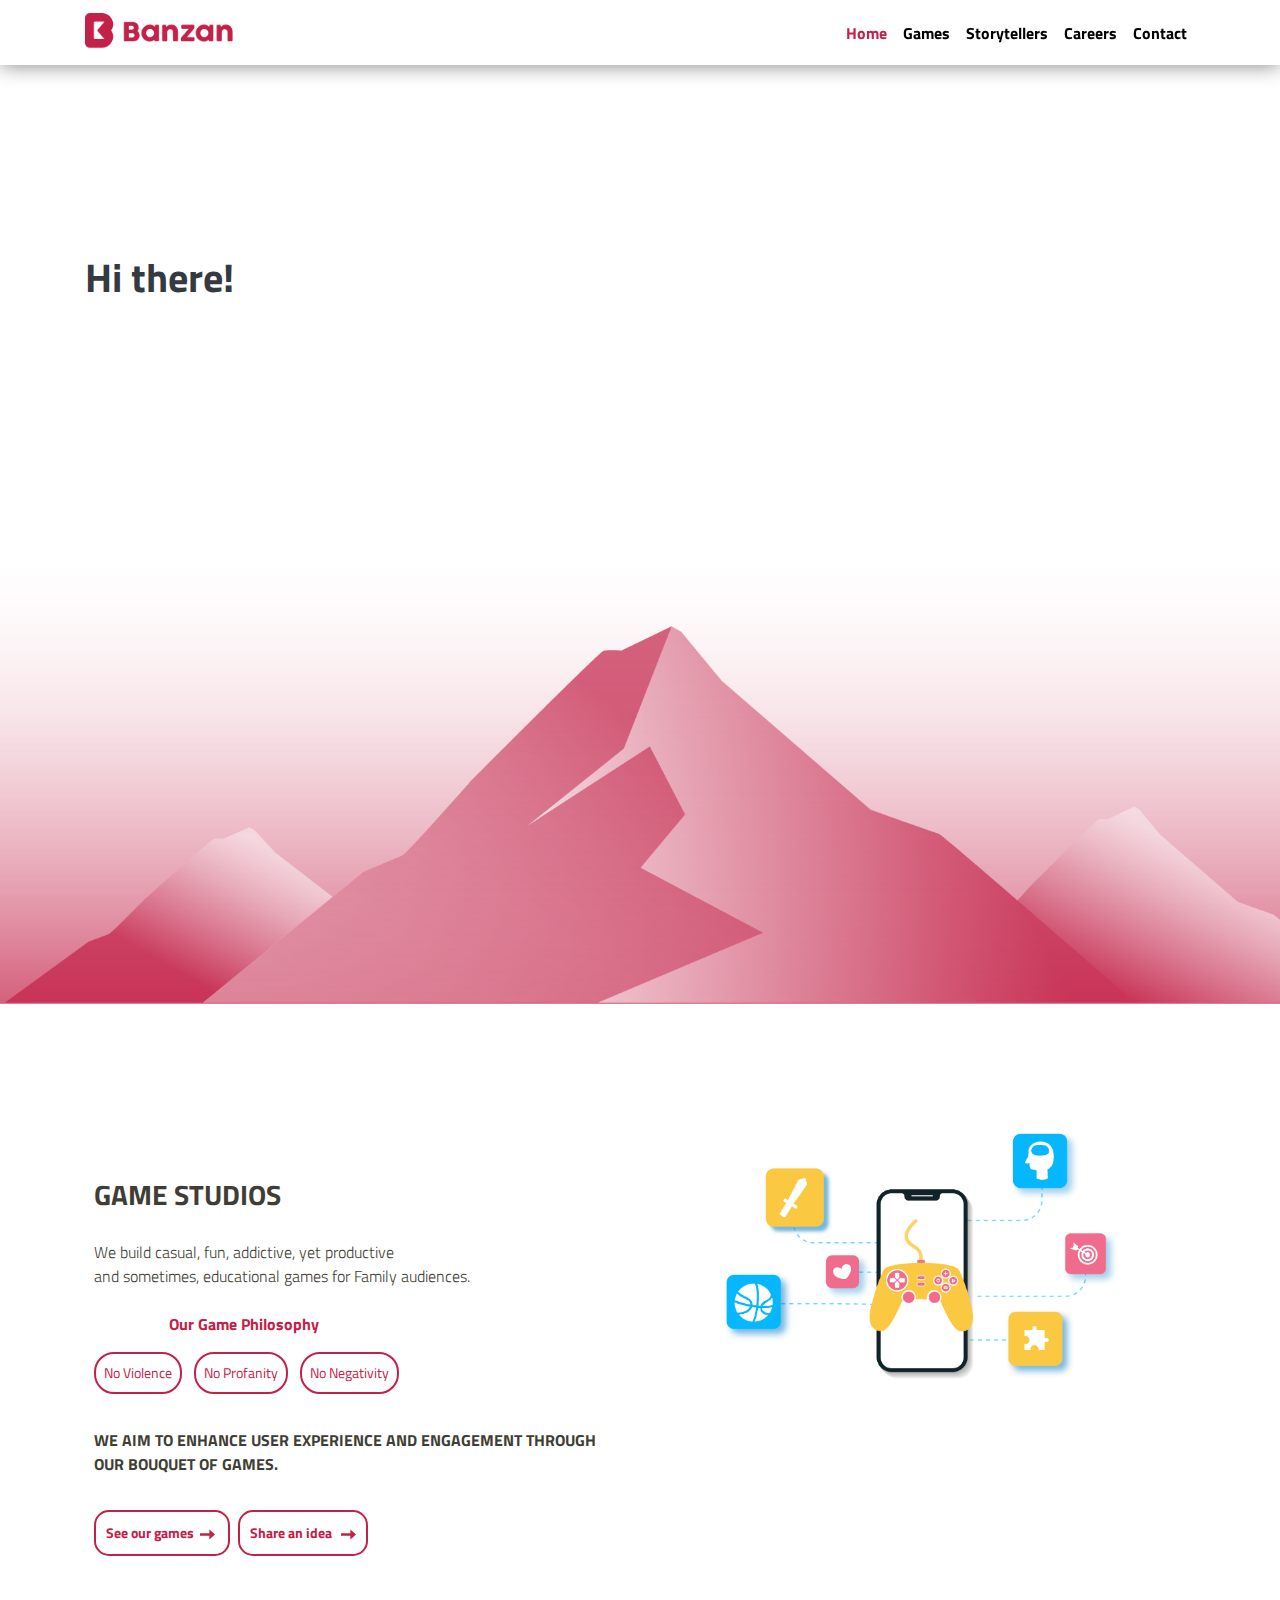
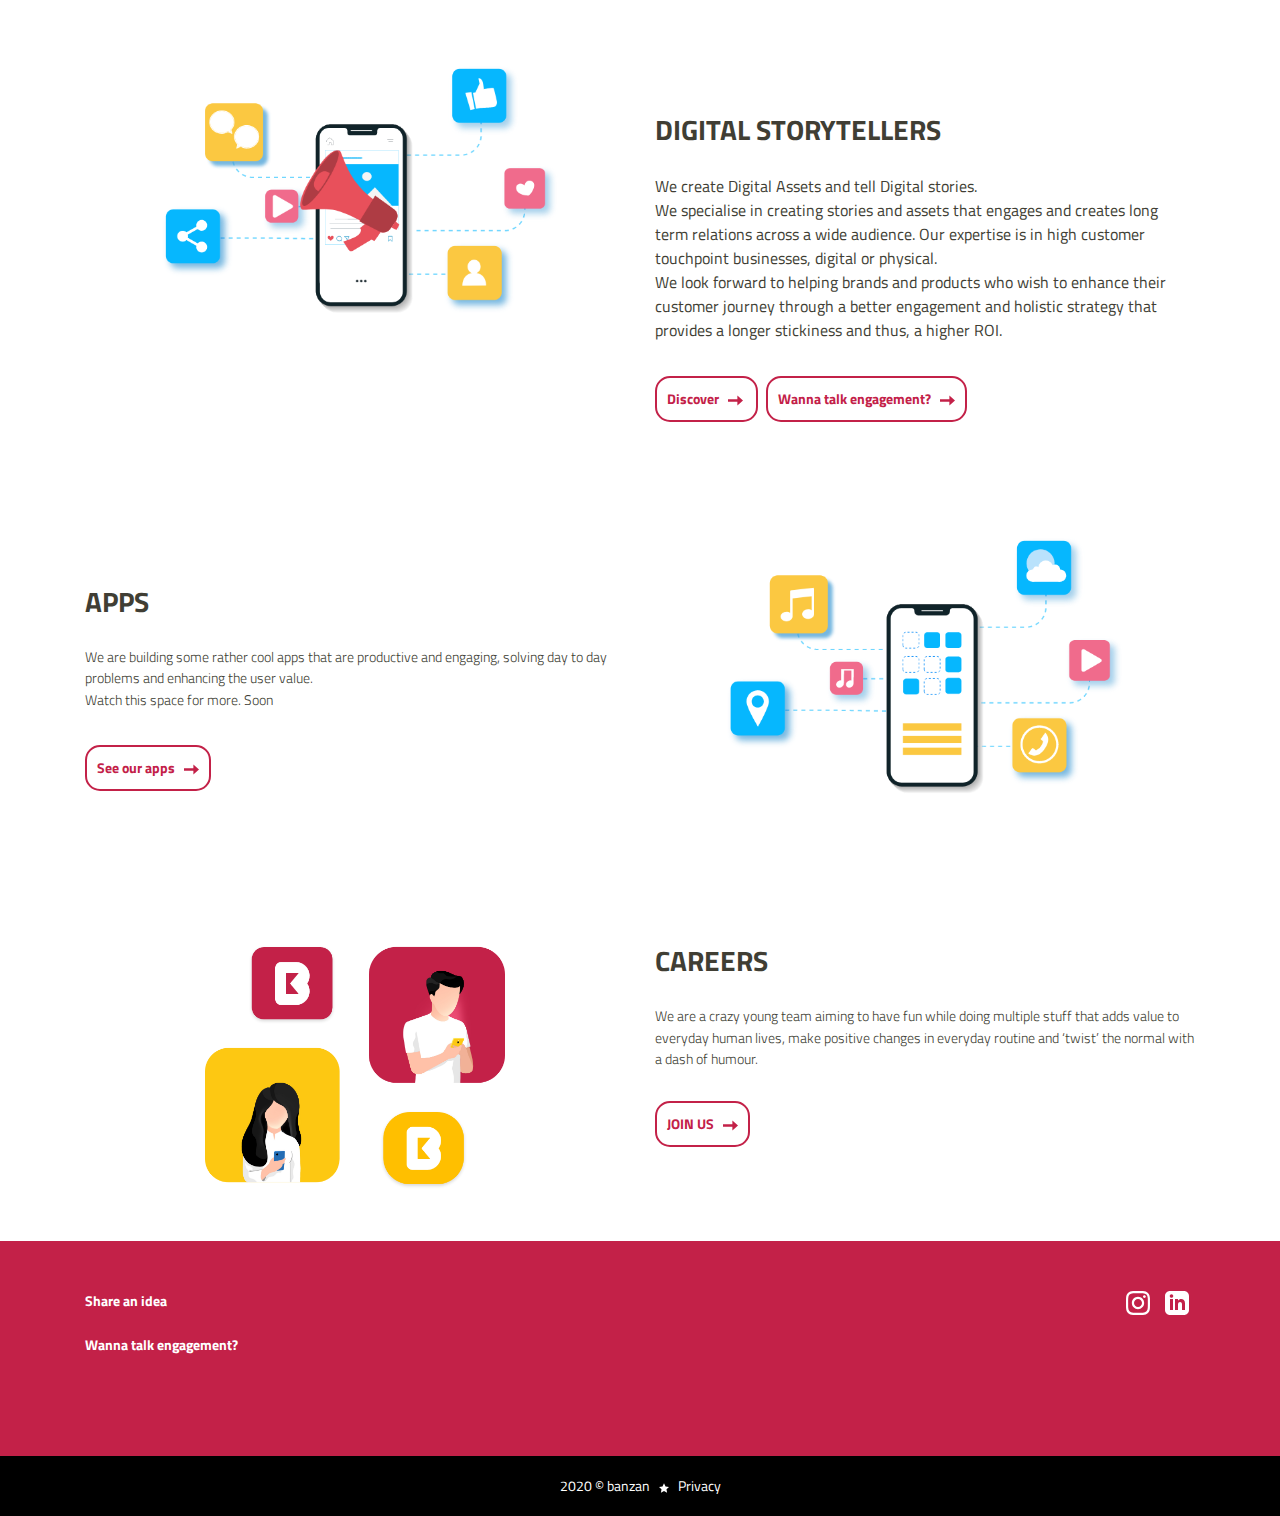
<file: index.html>
<!DOCTYPE html>
<html lang="en">
<head>
    <meta charset="UTF-8">
    <meta name="viewport" content="width=device-width, initial-scale=1.0">
    <title>BANZAN</title>

    <meta name="description" content=" We build casual, fun, addictive, yet productive
    and sometimes, educational games for Family audiences. WE AIM TO ENHANCE USER EXPERIENCE AND ENGAGEMENT THROUGH OUR BOUQUET OF GAMES.">
    <meta name="keywords" content="banzan, BANZAN, GAMES , INDIA's no 1 gaming company, Apps , Numzy , Bablah , Digital Storytellers, Kerala, Kochi Gameing company ">"
    <meta name="author" content="banzan">



    <link rel="stylesheet" href="css/bootstrap/bootstrap.min.css">
    
    <link href="https://fonts.googleapis.com/css2?family=Titillium+Web:wght@300;700&display=swap" rel="stylesheet">
    <!-- <link href="https://fonts.googleapis.com/css2?family=Dosis:wght@300;700&display=swap" rel="stylesheet"> -->
    <link rel="stylesheet" href="css/style.css">

    <!-- Global site tag (gtag.js) - Google Analytics -->
    <script async src="https://www.googletagmanager.com/gtag/js?id=UA-164605185-1"></script>
    <script>
        window.dataLayer = window.dataLayer || [];
        function gtag() { dataLayer.push(arguments); }
        gtag('js', new Date());

        gtag('config', 'UA-164605185-1');
    </script>



</head>
<body  >
    <section id="home">
        <!-- Here goes navbar -->
        <nav id="nav" class="navbar navbar-expand-md navbar-light  fixed-top bg-white">
            <div class="container">
                <a class="navbar-brand text-warning smooth-goto" href="#home">
                    <img src="img/Banzan-logo2.png" class="logo-img" alt="">
                </a>
                <button style="border: none;" class="navbar-toggler" type="button" data-toggle="collapse" data-target="#navbarSupportedContent"
                    aria-controls="navbarSupportedContent" aria-expanded="false" aria-label="Toggle navigation">
                    <span class="navbar-toggler-icon"> </span>
                </button>
                <div class="collapse navbar-collapse " id="navbarSupportedContent">
                    <ul class="navbar-nav ml-auto font-weight-bold">
                        <li class="nav-item ">
                            <a class="nav-link smooth-goto active" href="#home">Home</a>
                        </li>
                        <li class="nav-item ">
                            <a class="nav-link smooth-goto " href="content/games.html">Games</a>
                        </li>
                        <li class="nav-item ">
                            <a class="nav-link smooth-goto " href="content/storytellers.html">Storytellers</a>
                        </li>
                        <!-- <li class="nav-item ">
                            <a class="nav-link smooth-goto " href="content/apps.html">Apps</a>
                        </li> -->
                        <li class="nav-item ">
                            <a class="nav-link smooth-goto" href="content/career.html">Careers</a>
                        </li>
                        <li class="nav-item ">
                            <a class="nav-link smooth-goto" href="content/contact.html">Contact</a>
                        </li>
                        
                    </ul>
                </div>
            </div>
        </nav>
        <div class="space-20"></div>
        <div class="space-20"></div>
        <div class="space-20"></div>
        <div class="space-20"></div>
       
    </section>

    <section >
        <div class="container">
            <div class="hero">
                <div class="space-50"></div>
                <div class="space-50"></div>
                <div class="space-50"></div>
                <div class="h1  text-dark font-weight-bold">
                  Hi there!
                </div>
                <div class="h1   font-weight-bold" i>
                    <span class="h1   font-weight-bold" id="type-text"></span>
                    <span class="h1 text-now  font-weight-bold" id="type-text2"></span>
                </div>
                
            </div>
        </div>
        <div class="wave-img">
            <!-- <img src="img/vodoo.jpg" class="wave-img" alt=""> -->
        </div>
    </section>

    <div class="space-50"></div>
    <div class="space-50"></div>

    <section id="about">
        <div class="container p-4">
           
            <div class="row d-flex text-center text-md-left">
                <div class="col-12 col col-md-6 order-2 order-md-1">
                    <div class="space-50"></div>
                    <div class="row">
                        <div class="col col-12 text-now font-weight-bold h3 text-grey">
                            GAME STUDIOS
                        </div>
                        <div class="col col-12 text-now   font-weight-light  text-grey">
                            <div class="space-20"></div>
                            We build casual, fun, addictive, yet productive  <br> 
                            and sometimes, educational games for Family audiences.
                            <br><br>
                            
                            <div  class="font-weight-bold Philosophy text-now text-center "> Our Game Philosophy </div>
                            <br>
                            <span class="font-weight-normal badge-now rounded-r "> No Violence</span> &nbsp;
                            <span class="font-weight-normal badge-now rounded-r ">No Profanity</span> &nbsp;
                            <span class="font-weight-normal badge-now rounded-r"> No Negativity</span> &nbsp;
                            <br><br>
                            
                            <div class="space-20"></div> 
                            <span class="text-uppercase  font-weight-bold">
                                WE AIM TO ENHANCE USER EXPERIENCE AND ENGAGEMENT THROUGH OUR BOUQUET OF GAMES.
                            </span>
                            <div class="space-20"></div>
                        </div>
                        <div class="col col-12">
                            <br>
                            <a href="content/games.html" class="text-now font-weight-bold btn-now"> 
                                See our games&nbsp;
                                <svg fill="#C32148" width="15" height="15" viewBox="0 0 24 24"><path d="M24 12l-9-8v6h-15v4h15v6z"/></svg>
                            </a>
                            &nbsp;
                            <a href="content/idea.html" class="text-now font-weight-bold btn-now"> 
                                Share an idea
                                &nbsp;
                                <svg fill="#C32148" width="15" height="15" viewBox="0 0 24 24"><path d="M24 12l-9-8v6h-15v4h15v6z"/></svg>
                            </a>
                        </div>
                        <div class="space-50"></div>
                    </div>
                </div>
                <div class="col-12 col col-md-6 order-1 order-md-2">
                    <div class="row">
                        <div class="col col-12 text-center ">
                            <img src="img/phone_1_art.png"  class=" phone-1" alt="">
                        </div>
                    </div>
                </div>
            </div>
        </div>
    </section>

    <div class="space-20"></div>

    <section id="digitalStoryTellers">
        <div class="container p-4">
            
            <div class="row text-center  text-md-left d-flex">
                <div class="col-12 col col-md-6 order-1 ">
                    <div class="row">
                        <div class="col col-12 text-center ">
                            <img src="img/phone_3_art.png"  class=" phone-1" alt="">
                        </div>
                    </div>
                </div>

                <div class="col-12 col col-md-6 order-2">
                    <div class="space-50"></div>
                    <div class="row">
                        <div class="col col-12 text-now font-weight-bold h3 text-grey">
                            DIGITAL STORYTELLERS
                        </div>
                        <div class="col col-12 text-now text-grey">
                            <div class="space-20"></div>
                            We create Digital Assets and tell Digital stories. <br>
                            
                            We specialise in creating stories and assets that engages and creates long term relations across a wide audience. Our
                            expertise is in high customer touchpoint businesses, digital or physical. <br>
                            
                            We look forward to helping brands and products who wish to enhance their customer journey through a better engagement
                            and holistic strategy that provides a longer stickiness and thus, a higher ROI. <br>
                            
                            <div class="space-20"></div>
                            </div>
                        <div class="col col-12">
                            <br>
                            <a href="content/storytellers.html" class="text-now font-weight-bold btn-now"> 
                                Discover
                                &nbsp;
                                <svg fill="#C32148" width="15" height="15" viewBox="0 0 24 24"><path d="M24 12l-9-8v6h-15v4h15v6z"/></svg>
                            </a>
                            &nbsp;
                            <a href="content/talk.html" class="text-now font-weight-bold btn-now"> 
                                Wanna talk engagement?
                                &nbsp;
                                <svg fill="#C32148" width="15" height="15" viewBox="0 0 24 24"><path d="M24 12l-9-8v6h-15v4h15v6z"/></svg>
                            </a>
                        </div>
                        
                    </div>
                </div>
            </div>
        </div>
    </section>

    <div class="space-50"></div>

    <section id="apps">
        <div class="container">
            <div class="space-50"></div>
            <div class="row text-center  text-md-left d-flex">
                <div class="col-12 col col-md-6 order-1 order-md-2">
                    <div class="row">
                        <div class="col col-12 text-center ">
                            <img src="img/phone_4_art.png"  class=" phone-1" alt="">
                        </div>
                    </div>
                </div>

                <div class="col-12 col col-md-6 order-2 order-md-1">
                    <div class="space-50"></div>
                    <div class="row">
                        
                        <div class="col col-12 text-now font-weight-bold h3 text-grey">
                            APPS
                        </div>
                        <div class="col col-12 text-now  font-weight-light text-small text-grey">
                            <div class="space-20"></div>
                            We are building some rather cool apps that are productive and engaging, solving day to day problems and enhancing the
                            user value.
                             <br>
                            Watch this space for more. Soon
                            
                            
                            <div class="space-20"></div>
                            </div>
                        <div class="col col-12 text-now">
                            <br>
                            <a   class=" font-weight-bold btn-now text-now"> 
                                See our apps
                                &nbsp;
                                <svg fill="#C32148" width="15" height="15" viewBox="0 0 24 24"><path d="M24 12l-9-8v6h-15v4h15v6z"/></svg>
                            </a>
                        </div>
                    </div>
                </div>
            </div>
        </div>
    </section>

    <div class="space-50"></div>
    <div class="space-50"></div>
<!--  -->


    <section id="career">
        <div class="container">
            
            <div class="row d-flex">
                <div class="col-12 col col-md-6 order-2 ">
                    <div class="space-50"></div>
                    <div class="row text-center text-md-left">
                        
                        <div class="col col-12 text-now font-weight-bold h3 text-grey">
                            CAREERS
                        </div>
                        <div class="col col-12 text-now font-weight-light text-small text-grey">
                            <div class="space-20"></div>
                            We are a crazy young team aiming to have fun while doing multiple stuff that adds value to everyday human lives, make
                            positive changes in everyday routine and ‘twist’ the normal with a dash of humour. 
                            
                            <div class="space-20"></div>
                            <div class="space-20"></div>
                        </div>
                        <div class="col col-12">
                            <a href="content/career.html" class="text-now font-weight-bold btn-now"> 
                                JOIN US
                                &nbsp;
                                <svg fill="#C32148" width="15" height="15" viewBox="0 0 24 24"><path d="M24 12l-9-8v6h-15v4h15v6z"/></svg>
                            </a>
                        </div>
                        <div class="space-50"></div>
                    </div>
                </div>
                <div class="col-12 col col-md-6 order-1 ">
                    <div class="row">
                        <div class="col col-12 text-center">
                           
                            <div class="space-50"></div>
                            <img src="img/team_2.png"  class=" img-fluid team-1" alt="">
                        </div>
                    </div>
                </div>
            </div>
        </div>
    </section>

    <div class="space-50"></div>

    <section id="contact">
        <div class="footer bg-now">
            <div class="space-50"></div>
            <div class="container">
                <div class="row text-white text-small">
                    <div class="col col-12 col-md-4  ">
                        <div class="row"> 
                            <div class="col-12  col text-center  text-md-left">
                                <a class="text-white" href="content/idea.html">
                                    <span class="font-weight-bold"> Share an idea</span> 
                                </a> 
                               <br><br>
                            </div>
                            <div class="col-12 col text-center text-md-left">
                                <a class="text-white" href="content/talk.html">
                                    <span class="font-weight-bold">Wanna talk engagement?</span> 
                                </a> 
                               
                            </div>
                        </div>
                    </div>
                    <div class="col col-12 col-md-4">
                        <div class="row"> 
                            <div class="space-20"></div>
                            <div class="space-20"></div>
                        </div>
                    </div>
                    <div class="col col-12 col-md-4 text-md-right text-center">
                        <a href="https://www.instagram.com/banzanco/" target="_blank">
                            <svg  width="24" height="24" fill="white" viewBox="0 0 24 24"><path d="M12 2.163c3.204 0 3.584.012 4.85.07 3.252.148 4.771 1.691 4.919 4.919.058 1.265.069 1.645.069 4.849 0 3.205-.012 3.584-.069 4.849-.149 3.225-1.664 4.771-4.919 4.919-1.266.058-1.644.07-4.85.07-3.204 0-3.584-.012-4.849-.07-3.26-.149-4.771-1.699-4.919-4.92-.058-1.265-.07-1.644-.07-4.849 0-3.204.013-3.583.07-4.849.149-3.227 1.664-4.771 4.919-4.919 1.266-.057 1.645-.069 4.849-.069zm0-2.163c-3.259 0-3.667.014-4.947.072-4.358.2-6.78 2.618-6.98 6.98-.059 1.281-.073 1.689-.073 4.948 0 3.259.014 3.668.072 4.948.2 4.358 2.618 6.78 6.98 6.98 1.281.058 1.689.072 4.948.072 3.259 0 3.668-.014 4.948-.072 4.354-.2 6.782-2.618 6.979-6.98.059-1.28.073-1.689.073-4.948 0-3.259-.014-3.667-.072-4.947-.196-4.354-2.617-6.78-6.979-6.98-1.281-.059-1.69-.073-4.949-.073zm0 5.838c-3.403 0-6.162 2.759-6.162 6.162s2.759 6.163 6.162 6.163 6.162-2.759 6.162-6.163c0-3.403-2.759-6.162-6.162-6.162zm0 10.162c-2.209 0-4-1.79-4-4 0-2.209 1.791-4 4-4s4 1.791 4 4c0 2.21-1.791 4-4 4zm6.406-11.845c-.796 0-1.441.645-1.441 1.44s.645 1.44 1.441 1.44c.795 0 1.439-.645 1.439-1.44s-.644-1.44-1.439-1.44z"/></svg>
                        </a>
                        &nbsp;
                        &nbsp;
                        <a href="https://www.linkedin.com/company/banzan-ventures" target="_blank"> 
                            <svg width="24" height="24" fill="white" viewBox="0 0 24 24"><path d="M19 0h-14c-2.761 0-5 2.239-5 5v14c0 2.761 2.239 5 5 5h14c2.762 0 5-2.239 5-5v-14c0-2.761-2.238-5-5-5zm-11 19h-3v-11h3v11zm-1.5-12.268c-.966 0-1.75-.79-1.75-1.764s.784-1.764 1.75-1.764 1.75.79 1.75 1.764-.783 1.764-1.75 1.764zm13.5 12.268h-3v-5.604c0-3.368-4-3.113-4 0v5.604h-3v-11h3v1.765c1.396-2.586 7-2.777 7 2.476v6.759z"/></svg>
                        </a>
                        &nbsp;
                        
                    </div>
                </div>
            </div>
            <div class="space-50"></div>
            <div class="space-50"></div>
            <div class=" bg-black">
                <div class="space-20"></div>
                <div class="space-20 text-center text-small text-white">
                        2020 © banzan 
                        &nbsp;
                        <svg fill="white" width="10" height="10" viewBox="0 0 24 24"><path d="M12 .587l3.668 7.568 8.332 1.151-6.064 5.828 1.48 8.279-7.416-3.967-7.417 3.967 1.481-8.279-6.064-5.828 8.332-1.151z"/></svg>
                        &nbsp;
                        <a class="text-white" href="content/policy.html">Privacy</a>
                </div>
                <div class="space-20"></div>
            </div>
        </div>
    </section>



</body>
<script
    src="https://code.jquery.com/jquery-3.1.1.min.js"
    integrity="sha256-hVVnYaiADRTO2PzUGmuLJr8BLUSjGIZsDYGmIJLv2b8="
    crossorigin="anonymous"></script>
<script src="js/script.js"></script>
<script src="js/bootstrap/bootstrap.min.js"></script>
</html>
</file>
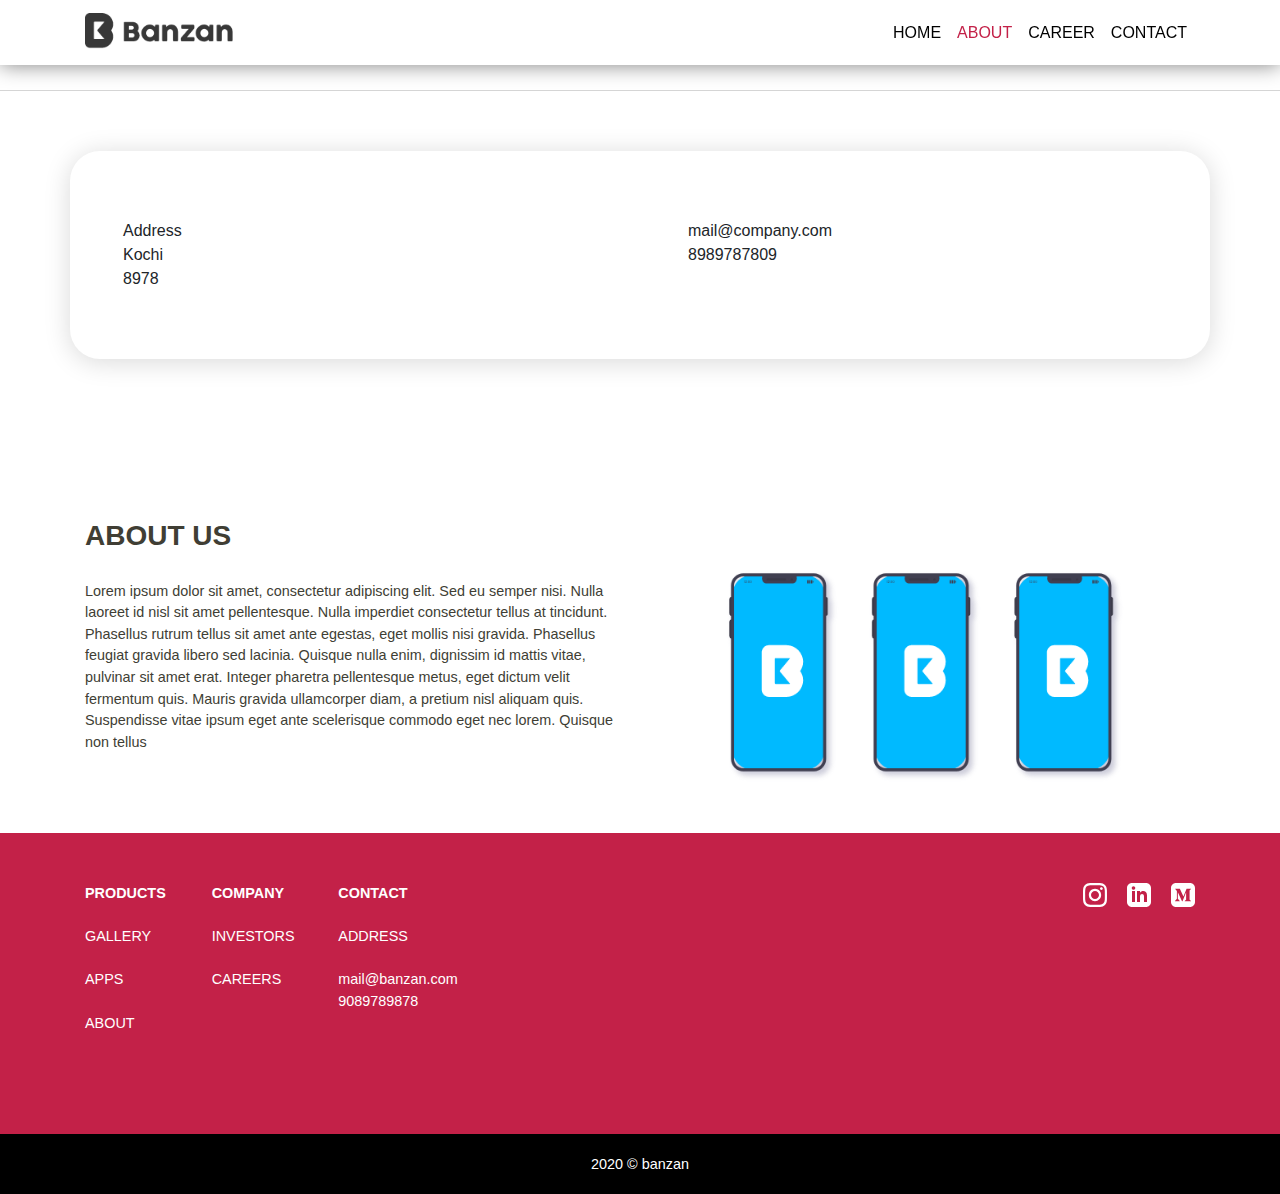
<file: about.html>
<!DOCTYPE html>
<html lang="en">
<head>
    <meta charset="UTF-8">
    <meta name="viewport" content="width=device-width, initial-scale=1.0">
    <title>BANZAN</title>
    <link rel="stylesheet" href="css/bootstrap/bootstrap.min.css">
    <link rel="stylesheet" href="css/style.css">
</head>
<body  >
    <section id="home">
        <!-- Here goes navbar -->
        <nav id="nav" class="navbar navbar-expand-md navbar-light  fixed-top bg-white">
            <div class="container">
                <a class="navbar-brand text-warning smooth-goto" href="/index.html">
                    <img src="img/Banzan-logo.png" class="logo-img" alt="">
                </a>
                <button style="border: none;" class="navbar-toggler" type="button" data-toggle="collapse" data-target="#navbarSupportedContent"
                    aria-controls="navbarSupportedContent" aria-expanded="false" aria-label="Toggle navigation">
                    <span class="navbar-toggler-icon"></span>
                </button>
                <div class="collapse navbar-collapse " id="navbarSupportedContent">
                    <ul class="navbar-nav ml-auto font-weight-normal">
                        <li class="nav-item ">
                            <a class="nav-link smooth-goto " href="/index.html">HOME</a>
                        </li>
                        <li class="nav-item ">
                            <a class="nav-link smooth-goto active" href="#about">ABOUT</a>
                        </li>
                        <li class="nav-item ">
                            <a class="nav-link smooth-goto" href="/career.html">CAREER</a>
                        </li>
                        <!-- <li class="nav-item ">
                            <a class="nav-link smooth-goto" href="#invstors">INVESTORS</a>
                        </li> -->
                        <li class="nav-item ">
                            <a class="nav-link smooth-goto" href="#contact">CONTACT</a>
                        </li>
                    </ul>
                </div>
            </div>
        </nav>
        <div class="space-50"></div>
        <div class="space-20"></div>
        <div class="space-20"></div>
        <div class="hr"></div>
    </section>

    <section>
        <div class="container">
            <div class="space-50"></div>
            <div class="row">
                <div class="col col-12 app-card">
                
                    <div class="row">
                        <div class="col col-12 col-md-6 p-5 text-center text-md-left">
                            Address <br> Kochi <br> 8978
                        </div>
                        <div class="col col-12 col-md-6  p-5 text-center text-md-left">
                            mail@company.com <br> 8989787809
                        </div>
                    </div>
                </div>
            </div>
        </div>
    </section>

    
    <section id="about">
        <div class="container">
            <div class="space-50"></div>
            <div class="space-50"></div>
            <div class="row text-center text-md-left">
                <div class="col-12 col col-md-6">
                    <div class="space-50"></div>
                    <div class="row">
                        
                        <div class="col col-12 text-now font-weight-bold h3 text-grey">
                          ABOUT US
                        </div>
                        <div class="col col-12 text-now font-weight-light text-small text-grey">
                            <div class="space-20"></div>
                            Lorem ipsum dolor sit amet, consectetur adipiscing elit. Sed eu semper nisi. Nulla laoreet id
                            nisl sit
                            amet pellentesque. Nulla imperdiet consectetur tellus at tincidunt. Phasellus rutrum tellus
                            sit amet ante egestas, eget mollis nisi gravida. Phasellus feugiat gravida libero sed lacinia.
                            Quisque nulla enim, dignissim id mattis vitae, pulvinar sit amet erat. Integer pharetra
                            pellentesque
                            metus, eget dictum velit fermentum quis. Mauris gravida ullamcorper diam, a pretium nisl aliquam
                            quis. Suspendisse vitae ipsum eget ante scelerisque commodo eget nec lorem. Quisque non tellus
                            <div class="space-20"></div>
                        </div>
                        
                        <div class="space-50"></div>
                    </div>
                </div>
                <div class="col-12 col col-md-6">
                    <div class="space-50"></div>
                    <div class="space-50"></div>
                    <div class="row">
                        <div class="col col-12 text-center ">
                            <img src="img/phone-group.png"  class=" phone-1" alt="">
                        </div>
                    </div>
                    <div class="space-50"></div>
                </div>
            </div>
        </div>
    </section>

    
    <section id="contact">
        <div class="footer bg-now">
            <div class="space-50"></div>
            <div class="container">
                <div class="row text-white text-small">
                    <div class="col col-12 col-md-4 d-none d-md-block">
                        <div class="row">
                            <div class="col-4 col">
                                <span class="font-weight-bold"> PRODUCTS</span>  
                                <br>
                                <br>
                                GALLERY
                                <br>
                                <br>
                                APPS
                                <br><br>
                                ABOUT 
                            </div>
                            <div class="col-4 col">
                                <span class="font-weight-bold"> COMPANY</span>  
                                <br>
                                <br>
                                INVESTORS
                                <br>
                                <br>
                                CAREERS
                              
                            </div>
                            <div class="col-4 col">
                                <span class="font-weight-bold"> CONTACT</span>  
                                <br>
                                <br>
                                ADDRESS
                                <br>
                                <br>
                                mail@banzan.com <br>
                                9089789878 
                            </div>
                        </div>
                    </div>
                    <div class="col col-12 col-md-4"></div>
                    <div class="col col-12 col-md-4 text-md-right text-center">
                        <a href="">
                            <svg  width="24" height="24" fill="white" viewBox="0 0 24 24"><path d="M12 2.163c3.204 0 3.584.012 4.85.07 3.252.148 4.771 1.691 4.919 4.919.058 1.265.069 1.645.069 4.849 0 3.205-.012 3.584-.069 4.849-.149 3.225-1.664 4.771-4.919 4.919-1.266.058-1.644.07-4.85.07-3.204 0-3.584-.012-4.849-.07-3.26-.149-4.771-1.699-4.919-4.92-.058-1.265-.07-1.644-.07-4.849 0-3.204.013-3.583.07-4.849.149-3.227 1.664-4.771 4.919-4.919 1.266-.057 1.645-.069 4.849-.069zm0-2.163c-3.259 0-3.667.014-4.947.072-4.358.2-6.78 2.618-6.98 6.98-.059 1.281-.073 1.689-.073 4.948 0 3.259.014 3.668.072 4.948.2 4.358 2.618 6.78 6.98 6.98 1.281.058 1.689.072 4.948.072 3.259 0 3.668-.014 4.948-.072 4.354-.2 6.782-2.618 6.979-6.98.059-1.28.073-1.689.073-4.948 0-3.259-.014-3.667-.072-4.947-.196-4.354-2.617-6.78-6.979-6.98-1.281-.059-1.69-.073-4.949-.073zm0 5.838c-3.403 0-6.162 2.759-6.162 6.162s2.759 6.163 6.162 6.163 6.162-2.759 6.162-6.163c0-3.403-2.759-6.162-6.162-6.162zm0 10.162c-2.209 0-4-1.79-4-4 0-2.209 1.791-4 4-4s4 1.791 4 4c0 2.21-1.791 4-4 4zm6.406-11.845c-.796 0-1.441.645-1.441 1.44s.645 1.44 1.441 1.44c.795 0 1.439-.645 1.439-1.44s-.644-1.44-1.439-1.44z"/></svg>
                        </a>
                        &nbsp;
                        &nbsp;
                        <a href="">
                            <svg width="24" height="24" fill="white" viewBox="0 0 24 24"><path d="M19 0h-14c-2.761 0-5 2.239-5 5v14c0 2.761 2.239 5 5 5h14c2.762 0 5-2.239 5-5v-14c0-2.761-2.238-5-5-5zm-11 19h-3v-11h3v11zm-1.5-12.268c-.966 0-1.75-.79-1.75-1.764s.784-1.764 1.75-1.764 1.75.79 1.75 1.764-.783 1.764-1.75 1.764zm13.5 12.268h-3v-5.604c0-3.368-4-3.113-4 0v5.604h-3v-11h3v1.765c1.396-2.586 7-2.777 7 2.476v6.759z"/></svg>
                        </a>
                        &nbsp;
                        &nbsp;
                        <a href="">
                            <svg width="24" height="24" fill="white" fill-rule="evenodd" clip-rule="evenodd"><path d="M19 24h-14c-2.761 0-5-2.239-5-5v-14c0-2.761 2.239-5 5-5h14c2.762 0 5 2.239 5 5v14c0 2.761-2.237 4.999-5 5zm.97-5.649v-.269l-1.247-1.224c-.11-.084-.165-.222-.142-.359v-8.998c-.023-.137.032-.275.142-.359l1.277-1.224v-.269h-4.422l-3.152 7.863-3.586-7.863h-4.638v.269l1.494 1.799c.146.133.221.327.201.523v7.072c.044.255-.037.516-.216.702l-1.681 2.038v.269h4.766v-.269l-1.681-2.038c-.181-.186-.266-.445-.232-.702v-6.116l4.183 9.125h.486l3.593-9.125v7.273c0 .194 0 .232-.127.359l-1.292 1.254v.269h6.274z"/></svg>
                        </a>
                    </div>
                </div>
            </div>
            <div class="space-50"></div>
            <div class="space-50"></div>
            <div class=" bg-black">
                <div class="space-20"></div>
                <div class="space-20 text-center text-small text-white">2020 © banzan</div>
                <div class="space-20"></div>
            </div>
        </div>
    </section>



</body>
<script
    src="https://code.jquery.com/jquery-3.1.1.min.js"
    integrity="sha256-hVVnYaiADRTO2PzUGmuLJr8BLUSjGIZsDYGmIJLv2b8="
    crossorigin="anonymous"></script>
<script src="js/script.js"></script>
<script src="js/bootstrap/bootstrap.min.js"></script>
</html>
</file>
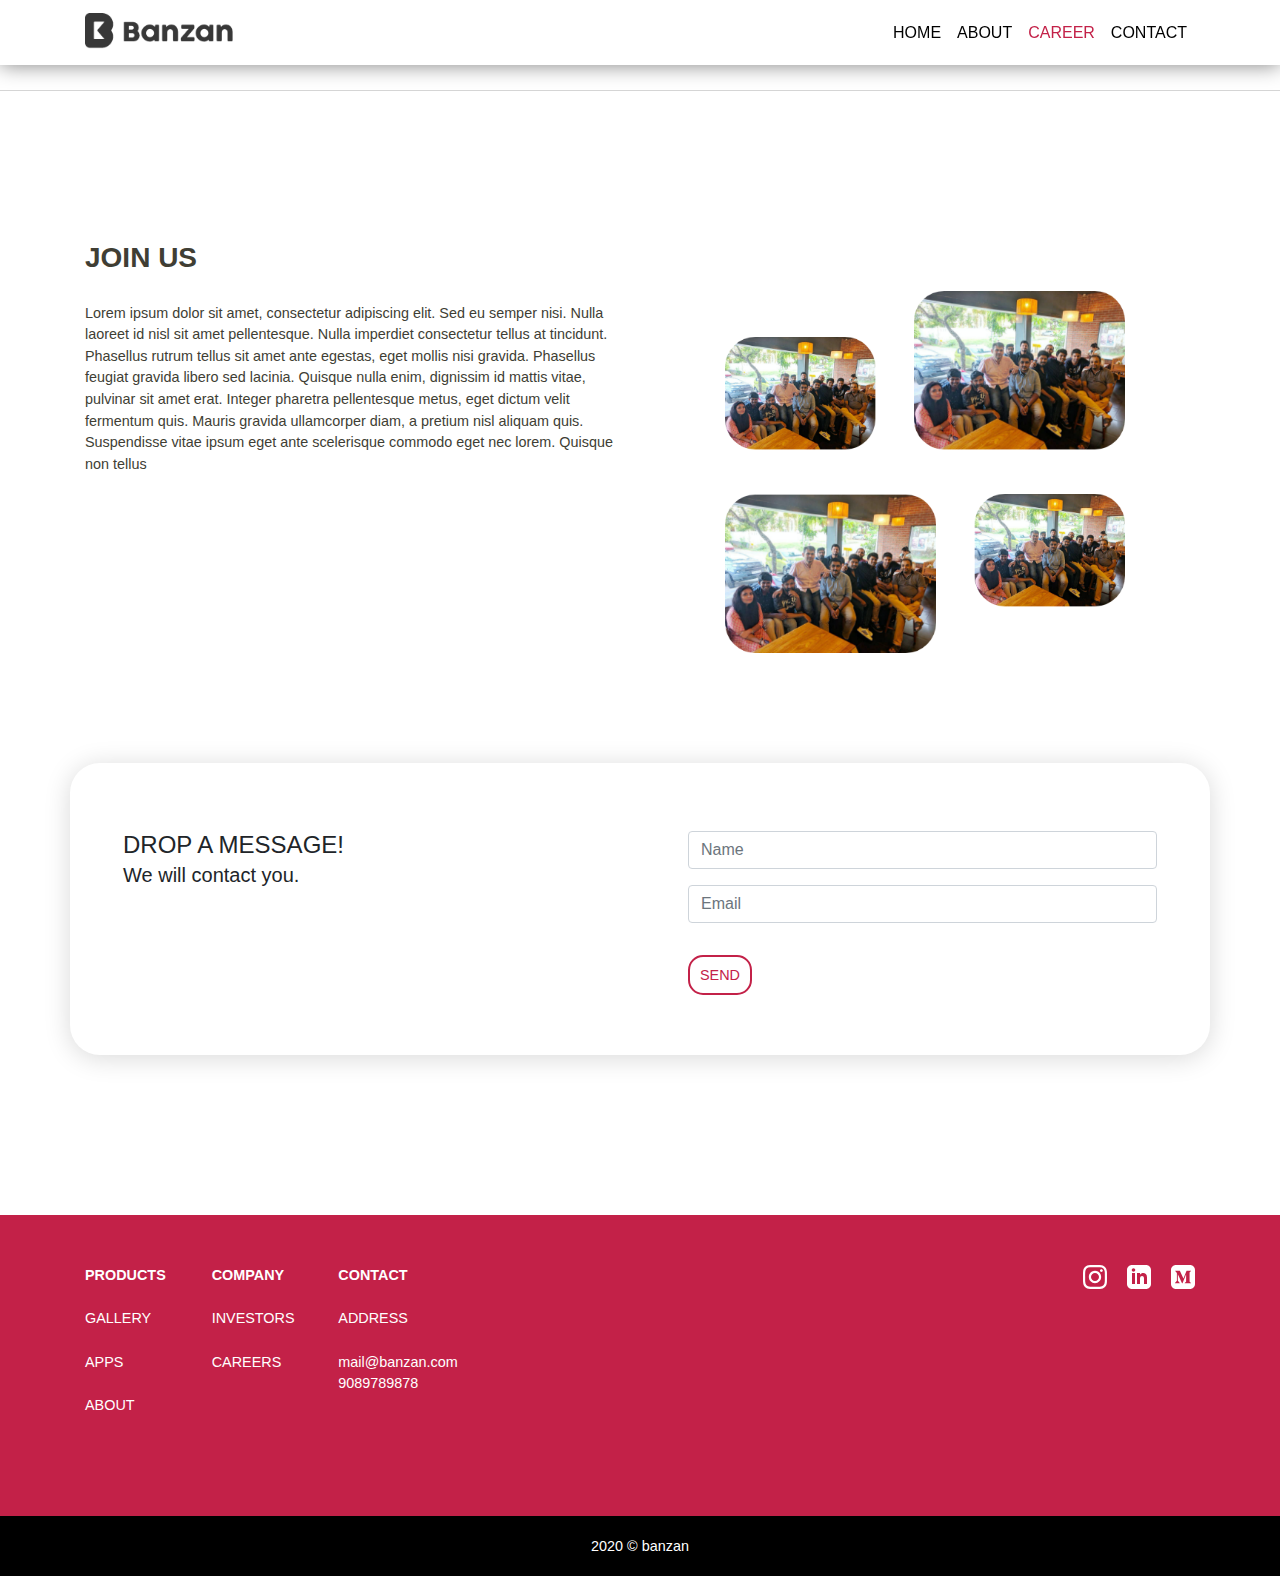
<file: career.html>
<!DOCTYPE html>
<html lang="en">
<head>
    <meta charset="UTF-8">
    <meta name="viewport" content="width=device-width, initial-scale=1.0">
    <title>BANZAN</title>
    <link rel="stylesheet" href="css/bootstrap/bootstrap.min.css">
    <link rel="stylesheet" href="css/style.css">
</head>
<body  >
    <section id="home">
        <!-- Here goes navbar -->
        <nav id="nav" class="navbar navbar-expand-md navbar-light  fixed-top bg-white">
            <div class="container">
                <a class="navbar-brand text-warning smooth-goto" href="/index.html">
                    <img src="img/Banzan-logo.png" class="logo-img" alt="">
                </a>
                <button style="border: none;" class="navbar-toggler" type="button" data-toggle="collapse" data-target="#navbarSupportedContent"
                    aria-controls="navbarSupportedContent" aria-expanded="false" aria-label="Toggle navigation">
                    <span class="navbar-toggler-icon"></span>
                </button>
                <div class="collapse navbar-collapse " id="navbarSupportedContent">
                    <ul class="navbar-nav ml-auto font-weight-normal">
                        <li class="nav-item ">
                            <a class="nav-link smooth-goto" href="/index.html">HOME</a>
                        </li>
                        <li class="nav-item ">
                            <a class="nav-link smooth-goto" href="/about.html">ABOUT</a>
                        </li>
                        <li class="nav-item ">
                            <a class="nav-link smooth-goto active" href="#career">CAREER</a>
                        </li>
                        <!-- <li class="nav-item ">
                            <a class="nav-link smooth-goto" href="#invstors">INVESTORS</a>
                        </li> -->
                        <li class="nav-item ">
                            <a class="nav-link smooth-goto" href="#contact">CONTACT</a>
                        </li>
                    </ul>
                </div>
            </div>
        </nav>
        <div class="space-50"></div>
        <div class="space-20"></div>
        <div class="space-20"></div>
        <div class="hr"></div>
    </section>
    
    <section id="career">
        <div class="container">
            <div class="space-50"></div>
            <div class="space-50"></div>
            <div class="row text-center text-md-left">
                <div class="col-12 col col-md-6">
                    <div class="space-50"></div>
                    <div class="row">
                        
                        <div class="col col-12 text-now font-weight-bold h3 text-grey">
                          JOIN US
                        </div>
                        <div class="col col-12 text-now font-weight-light text-small text-grey">
                            <div class="space-20"></div>
                            Lorem ipsum dolor sit amet, consectetur adipiscing elit. Sed eu semper nisi. Nulla laoreet id
                            nisl sit
                            amet pellentesque. Nulla imperdiet consectetur tellus at tincidunt. Phasellus rutrum tellus
                            sit amet ante egestas, eget mollis nisi gravida. Phasellus feugiat gravida libero sed lacinia.
                            Quisque nulla enim, dignissim id mattis vitae, pulvinar sit amet erat. Integer pharetra
                            pellentesque
                            metus, eget dictum velit fermentum quis. Mauris gravida ullamcorper diam, a pretium nisl aliquam
                            quis. Suspendisse vitae ipsum eget ante scelerisque commodo eget nec lorem. Quisque non tellus
                            <div class="space-20"></div>
                        </div>
                        
                        <div class="space-50"></div>
                    </div>
                </div>
                <div class="col-12 col col-md-6">
                    <div class="space-50"></div>
                    <div class="space-50"></div>
                    <div class="row">
                        <div class="col col-12 text-center ">
                            <img src="img/team.png"  class=" phone-1" alt="">
                        </div>
                    </div>
                    <div class="space-50"></div>
                </div>
            </div>
        </div>
    </section>


    <section>
        <div class="container">
            <div class="space-50"></div>
            <div class="row">
                <div class="col col-12 app-card">
                
                    <div class="row">
                        <div class="col col-12 col-md-6 p-5 text-center text-md-left h4">
                            DROP A MESSAGE! <br>
                            <span class="h5">We will contact you.</span>
                        </div>
                        <div class="col col-12 col-md-6  p-5 text-center text-md-left">
                            <form action="">
                                <div class="form-group">
                                    <input type="text" class="form-control" placeholder="Name">
                                </div>
                                <div class="form-group">
                                    <input type="text" class="form-control" placeholder="Email">
                                </div>
                                <br>
                                <a href="" class="btn-now text-now font-weight-light">SEND</a>
                            </form>

                        </div>
                    </div>
                </div>
            </div>
        </div>
    </section>

    <div class="space-50"></div>
    <div class="space-50"></div>
    <div class="space-50"></div>

    
    <section id="contact">
        <div class="footer bg-now">
            <div class="space-50"></div>
            <div class="container">
                <div class="row text-white text-small">
                    <div class="col col-12 col-md-4 d-none d-md-block">
                        <div class="row">
                            <div class="col-4 col">
                                <span class="font-weight-bold"> PRODUCTS</span>  
                                <br>
                                <br>
                                GALLERY
                                <br>
                                <br>
                                APPS
                                <br><br>
                                ABOUT 
                            </div>
                            <div class="col-4 col">
                                <span class="font-weight-bold"> COMPANY</span>  
                                <br>
                                <br>
                                INVESTORS
                                <br>
                                <br>
                                CAREERS
                              
                            </div>
                            <div class="col-4 col">
                                <span class="font-weight-bold"> CONTACT</span>  
                                <br>
                                <br>
                                ADDRESS
                                <br>
                                <br>
                                mail@banzan.com <br>
                                9089789878 
                            </div>
                        </div>
                    </div>
                    <div class="col col-12 col-md-4"></div>
                    <div class="col col-12 col-md-4 text-md-right text-center">
                        <a href="">
                            <svg  width="24" height="24" fill="white" viewBox="0 0 24 24"><path d="M12 2.163c3.204 0 3.584.012 4.85.07 3.252.148 4.771 1.691 4.919 4.919.058 1.265.069 1.645.069 4.849 0 3.205-.012 3.584-.069 4.849-.149 3.225-1.664 4.771-4.919 4.919-1.266.058-1.644.07-4.85.07-3.204 0-3.584-.012-4.849-.07-3.26-.149-4.771-1.699-4.919-4.92-.058-1.265-.07-1.644-.07-4.849 0-3.204.013-3.583.07-4.849.149-3.227 1.664-4.771 4.919-4.919 1.266-.057 1.645-.069 4.849-.069zm0-2.163c-3.259 0-3.667.014-4.947.072-4.358.2-6.78 2.618-6.98 6.98-.059 1.281-.073 1.689-.073 4.948 0 3.259.014 3.668.072 4.948.2 4.358 2.618 6.78 6.98 6.98 1.281.058 1.689.072 4.948.072 3.259 0 3.668-.014 4.948-.072 4.354-.2 6.782-2.618 6.979-6.98.059-1.28.073-1.689.073-4.948 0-3.259-.014-3.667-.072-4.947-.196-4.354-2.617-6.78-6.979-6.98-1.281-.059-1.69-.073-4.949-.073zm0 5.838c-3.403 0-6.162 2.759-6.162 6.162s2.759 6.163 6.162 6.163 6.162-2.759 6.162-6.163c0-3.403-2.759-6.162-6.162-6.162zm0 10.162c-2.209 0-4-1.79-4-4 0-2.209 1.791-4 4-4s4 1.791 4 4c0 2.21-1.791 4-4 4zm6.406-11.845c-.796 0-1.441.645-1.441 1.44s.645 1.44 1.441 1.44c.795 0 1.439-.645 1.439-1.44s-.644-1.44-1.439-1.44z"/></svg>
                        </a>
                        &nbsp;
                        &nbsp;
                        <a href="">
                            <svg width="24" height="24" fill="white" viewBox="0 0 24 24"><path d="M19 0h-14c-2.761 0-5 2.239-5 5v14c0 2.761 2.239 5 5 5h14c2.762 0 5-2.239 5-5v-14c0-2.761-2.238-5-5-5zm-11 19h-3v-11h3v11zm-1.5-12.268c-.966 0-1.75-.79-1.75-1.764s.784-1.764 1.75-1.764 1.75.79 1.75 1.764-.783 1.764-1.75 1.764zm13.5 12.268h-3v-5.604c0-3.368-4-3.113-4 0v5.604h-3v-11h3v1.765c1.396-2.586 7-2.777 7 2.476v6.759z"/></svg>
                        </a>
                        &nbsp;
                        &nbsp;
                        <a href="">
                            <svg width="24" height="24" fill="white" fill-rule="evenodd" clip-rule="evenodd"><path d="M19 24h-14c-2.761 0-5-2.239-5-5v-14c0-2.761 2.239-5 5-5h14c2.762 0 5 2.239 5 5v14c0 2.761-2.237 4.999-5 5zm.97-5.649v-.269l-1.247-1.224c-.11-.084-.165-.222-.142-.359v-8.998c-.023-.137.032-.275.142-.359l1.277-1.224v-.269h-4.422l-3.152 7.863-3.586-7.863h-4.638v.269l1.494 1.799c.146.133.221.327.201.523v7.072c.044.255-.037.516-.216.702l-1.681 2.038v.269h4.766v-.269l-1.681-2.038c-.181-.186-.266-.445-.232-.702v-6.116l4.183 9.125h.486l3.593-9.125v7.273c0 .194 0 .232-.127.359l-1.292 1.254v.269h6.274z"/></svg>
                        </a>
                    </div>
                </div>
            </div>
            <div class="space-50"></div>
            <div class="space-50"></div>
            <div class=" bg-black">
                <div class="space-20"></div>
                <div class="space-20 text-center text-small text-white">2020 © banzan</div>
                <div class="space-20"></div>
            </div>
        </div>
    </section>



</body>
<script
    src="https://code.jquery.com/jquery-3.1.1.min.js"
    integrity="sha256-hVVnYaiADRTO2PzUGmuLJr8BLUSjGIZsDYGmIJLv2b8="
    crossorigin="anonymous"></script>
<script src="js/script.js"></script>
<script src="js/bootstrap/bootstrap.min.js"></script>
</html>
</file>
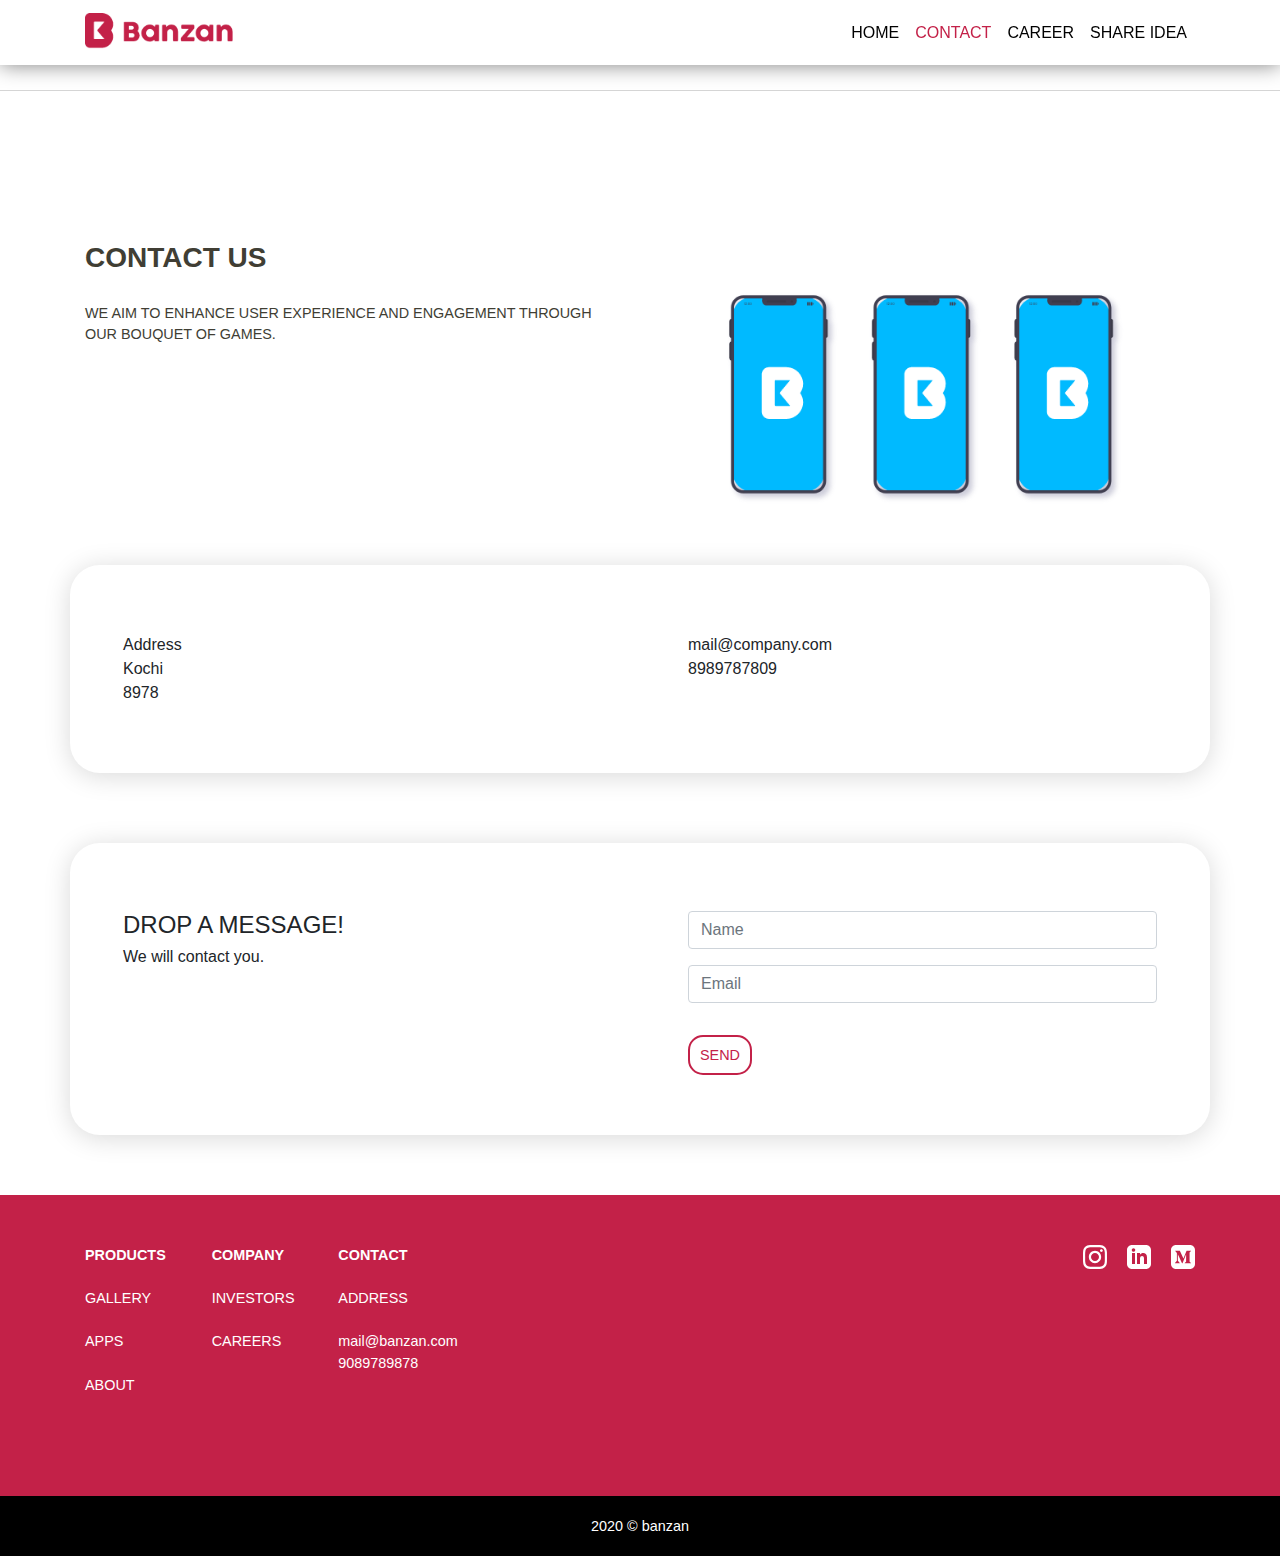
<file: content/about.html>
<!DOCTYPE html>
<html lang="en">
<head>
    <meta charset="UTF-8">
    <meta name="viewport" content="width=device-width, initial-scale=1.0">
    <title>BANZAN</title>
    <link rel="stylesheet" href="../css/bootstrap/bootstrap.min.css">
    <link rel="stylesheet" href="../css/style.css">
</head>
<body  >
    <section id="home">
        <!-- Here goes navbar -->
        <nav id="nav" class="navbar navbar-expand-md navbar-light  fixed-top bg-white">
            <div class="container">
                <a class="navbar-brand text-warning smooth-goto" href="../index.html">
                    <img src="../img/Banzan-logo2.png" class="logo-img" alt="">
                </a>
                <button style="border: none;" class="navbar-toggler" type="button" data-toggle="collapse" data-target="#navbarSupportedContent"
                    aria-controls="navbarSupportedContent" aria-expanded="false" aria-label="Toggle navigation">
                    <span class="navbar-toggler-icon"></span>
                </button>
                <div class="collapse navbar-collapse " id="navbarSupportedContent">
                    <ul class="navbar-nav ml-auto font-weight-normal">
                        <li class="nav-item ">
                            <a class="nav-link smooth-goto " href="../index.html">HOME</a>
                        </li>
                        <li class="nav-item ">
                            <a class="nav-link smooth-goto active" href="about.html">CONTACT</a>
                        </li>
                        <li class="nav-item ">
                            <a class="nav-link smooth-goto" href="career.html">CAREER</a>
                        </li>
                        <!-- <li class="nav-item ">
                            <a class="nav-link smooth-goto" href="#invstors">INVESTORS</a>
                        </li> -->
                        <li class="nav-item ">
                            <a class="nav-link smooth-goto" href="idea.html">SHARE IDEA</a>
                        </li>
                    </ul>
                </div>
            </div>
        </nav>
        <div class="space-50"></div>
        <div class="space-20"></div>
        <div class="space-20"></div>
        <div class="hr"></div>
    </section>



    <section id="about">
        <div class="container">
            <div class="space-50"></div>
            <div class="space-50"></div>
            <div class="row text-center text-md-left">
                <div class="col-12 col col-md-6">
                    <div class="space-50"></div>
                    <div class="row">
                        
                        <div class="col col-12 font-weight-bold h3 text-grey">
                          CONTACT US
                        </div>
                        <div class="col col-12  font-weight-light text-small text-grey">
                            <div class="space-20"></div>
                            WE AIM TO ENHANCE USER EXPERIENCE AND ENGAGEMENT THROUGH OUR BOUQUET OF GAMES.
                            <div class="space-20"></div>
                        </div>
                        
                    </div>
                </div>
                <div class="col-12 col col-md-6">
                    <div class="space-50"></div>
                    <div class="space-50"></div>
                    <div class="row">
                        <div class="col col-12 text-center ">
                            <img src="../img/phone-group.png"  class=" phone-1" alt="">
                        </div>
                    </div>
                   
                </div>
            </div>
        </div>
    </section>

    <section>
        <div class="container">
            <div class="space-50"></div>
            <div class="row">
                <div class="col col-12 app-card">
                
                    <div class="row">
                        <div class="col col-12 col-md-6 p-5 text-center text-md-left">
                            Address <br> Kochi <br> 8978
                        </div>
                        <div class="col col-12 col-md-6  p-5 text-center text-md-left">
                            mail@company.com <br> 8989787809
                        </div>
                    </div>
                </div>
            </div>
        </div>
    </section>


    
    <section>
        <div class="container">
            <div class="space-50"></div>
            <div class="row">
                <div class="col col-12 app-card">
                
                    <div class="row">
                        <div class="col col-12 col-md-6 p-5 text-center text-md-left h4">
                            DROP A MESSAGE! <br>
                            <span class="h6 font-weight-light">We will contact you.</span>
                        </div>
                        <div class="col col-12 col-md-6  p-5 text-center text-md-left">
                            <form action="">
                                <div class="form-group">
                                    <input type="text" class="form-control" placeholder="Name">
                                </div>
                                <div class="form-group">
                                    <input type="text" class="form-control" placeholder="Email">
                                </div>
                                <br>
                                <a href="" class="btn-now text-now font-weight-light">SEND</a>
                            </form>

                        </div>
                    </div>
                </div>
            </div>
        </div>
    </section>


   
    <div class="space-50"></div>
    
    <section id="contact">
        <div class="footer bg-now">
            <div class="space-50"></div>
            <div class="container">
                <div class="row text-white text-small">
                    <div class="col col-12 col-md-4 d-none d-md-block">
                        <div class="row">
                            <div class="col-4 col">
                                <span class="font-weight-bold"> PRODUCTS</span>  
                                <br>
                                <br>
                                GALLERY
                                <br>
                                <br>
                                APPS
                                <br><br>
                                ABOUT 
                            </div>
                            <div class="col-4 col">
                                <span class="font-weight-bold"> COMPANY</span>  
                                <br>
                                <br>
                                INVESTORS
                                <br>
                                <br>
                                CAREERS
                              
                            </div>
                            <div class="col-4 col">
                                <span class="font-weight-bold"> CONTACT</span>  
                                <br>
                                <br>
                                ADDRESS
                                <br>
                                <br>
                                mail@banzan.com <br>
                                9089789878 
                            </div>
                        </div>
                    </div>
                    <div class="col col-12 col-md-4"></div>
                    <div class="col col-12 col-md-4 text-md-right text-center">
                        <a href="">
                            <svg  width="24" height="24" fill="white" viewBox="0 0 24 24"><path d="M12 2.163c3.204 0 3.584.012 4.85.07 3.252.148 4.771 1.691 4.919 4.919.058 1.265.069 1.645.069 4.849 0 3.205-.012 3.584-.069 4.849-.149 3.225-1.664 4.771-4.919 4.919-1.266.058-1.644.07-4.85.07-3.204 0-3.584-.012-4.849-.07-3.26-.149-4.771-1.699-4.919-4.92-.058-1.265-.07-1.644-.07-4.849 0-3.204.013-3.583.07-4.849.149-3.227 1.664-4.771 4.919-4.919 1.266-.057 1.645-.069 4.849-.069zm0-2.163c-3.259 0-3.667.014-4.947.072-4.358.2-6.78 2.618-6.98 6.98-.059 1.281-.073 1.689-.073 4.948 0 3.259.014 3.668.072 4.948.2 4.358 2.618 6.78 6.98 6.98 1.281.058 1.689.072 4.948.072 3.259 0 3.668-.014 4.948-.072 4.354-.2 6.782-2.618 6.979-6.98.059-1.28.073-1.689.073-4.948 0-3.259-.014-3.667-.072-4.947-.196-4.354-2.617-6.78-6.979-6.98-1.281-.059-1.69-.073-4.949-.073zm0 5.838c-3.403 0-6.162 2.759-6.162 6.162s2.759 6.163 6.162 6.163 6.162-2.759 6.162-6.163c0-3.403-2.759-6.162-6.162-6.162zm0 10.162c-2.209 0-4-1.79-4-4 0-2.209 1.791-4 4-4s4 1.791 4 4c0 2.21-1.791 4-4 4zm6.406-11.845c-.796 0-1.441.645-1.441 1.44s.645 1.44 1.441 1.44c.795 0 1.439-.645 1.439-1.44s-.644-1.44-1.439-1.44z"/></svg>
                        </a>
                        &nbsp;
                        &nbsp;
                        <a href="">
                            <svg width="24" height="24" fill="white" viewBox="0 0 24 24"><path d="M19 0h-14c-2.761 0-5 2.239-5 5v14c0 2.761 2.239 5 5 5h14c2.762 0 5-2.239 5-5v-14c0-2.761-2.238-5-5-5zm-11 19h-3v-11h3v11zm-1.5-12.268c-.966 0-1.75-.79-1.75-1.764s.784-1.764 1.75-1.764 1.75.79 1.75 1.764-.783 1.764-1.75 1.764zm13.5 12.268h-3v-5.604c0-3.368-4-3.113-4 0v5.604h-3v-11h3v1.765c1.396-2.586 7-2.777 7 2.476v6.759z"/></svg>
                        </a>
                        &nbsp;
                        &nbsp;
                        <a href="">
                            <svg width="24" height="24" fill="white" fill-rule="evenodd" clip-rule="evenodd"><path d="M19 24h-14c-2.761 0-5-2.239-5-5v-14c0-2.761 2.239-5 5-5h14c2.762 0 5 2.239 5 5v14c0 2.761-2.237 4.999-5 5zm.97-5.649v-.269l-1.247-1.224c-.11-.084-.165-.222-.142-.359v-8.998c-.023-.137.032-.275.142-.359l1.277-1.224v-.269h-4.422l-3.152 7.863-3.586-7.863h-4.638v.269l1.494 1.799c.146.133.221.327.201.523v7.072c.044.255-.037.516-.216.702l-1.681 2.038v.269h4.766v-.269l-1.681-2.038c-.181-.186-.266-.445-.232-.702v-6.116l4.183 9.125h.486l3.593-9.125v7.273c0 .194 0 .232-.127.359l-1.292 1.254v.269h6.274z"/></svg>
                        </a>
                    </div>
                </div>
            </div>
            <div class="space-50"></div>
            <div class="space-50"></div>
            <div class=" bg-black">
                <div class="space-20"></div>
                <div class="space-20 text-center text-small text-white">2020 © banzan</div>
                <div class="space-20"></div>
            </div>
        </div>
    </section>

</body>
<script
    src="https://code.jquery.com/jquery-3.1.1.min.js"
    integrity="sha256-hVVnYaiADRTO2PzUGmuLJr8BLUSjGIZsDYGmIJLv2b8="
    crossorigin="anonymous"></script>
<script src="../js/script.js"></script>
<script src="../js/bootstrap/bootstrap.min.js"></script>
</html>
</file>
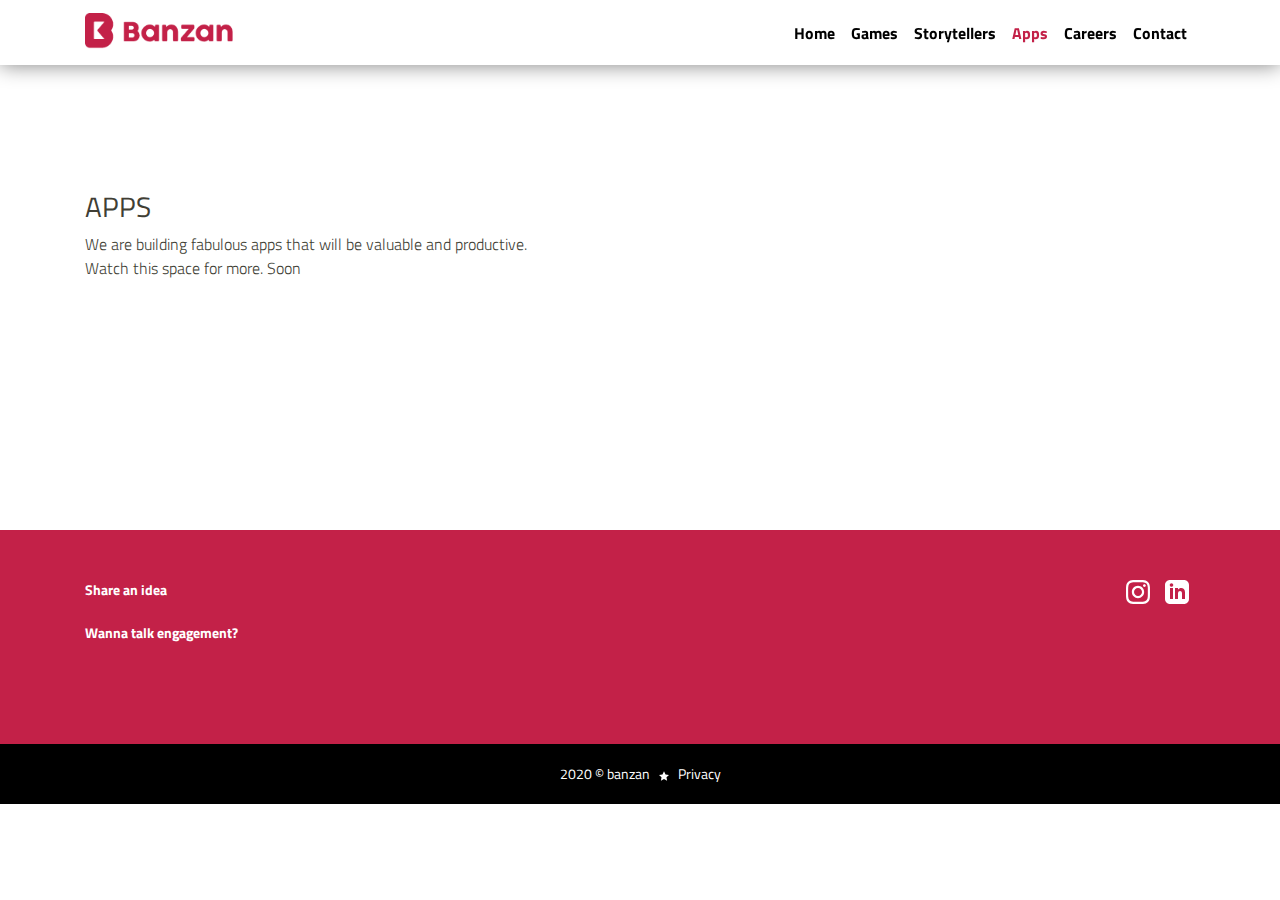
<file: content/apps.html>
<!DOCTYPE html>
<html lang="en">
<head>
    <meta charset="UTF-8">
    <meta name="viewport" content="width=device-width, initial-scale=1.0">
    <title>BANZAN</title>
    <link rel="stylesheet" href="../css/bootstrap/bootstrap.min.css">

    <link href="https://fonts.googleapis.com/css2?family=Titillium+Web:wght@300;700&display=swap" rel="stylesheet">
    <link rel="stylesheet" href="../css/style.css">
</head>
<body  >
    <section id="home">
        <!-- Here goes navbar -->
        <nav id="nav" class="navbar navbar-expand-md navbar-light  fixed-top bg-white">
            <div class="container">
                <a class="navbar-brand text-warning smooth-goto" href="../index.html">
                    <img src="../img/Banzan-logo2.png" class="logo-img" alt="">
                </a>
                <button style="border: none;" class="navbar-toggler" type="button" data-toggle="collapse" data-target="#navbarSupportedContent"
                    aria-controls="navbarSupportedContent" aria-expanded="false" aria-label="Toggle navigation">
                    <span class="navbar-toggler-icon"></span>
                </button>
                <div class="collapse navbar-collapse " id="navbarSupportedContent">
                    <ul class="navbar-nav ml-auto font-weight-bold">
                        <li class="nav-item ">
                            <a class="nav-link smooth-goto " href="../index.html">Home</a>
                        </li>
                        <li class="nav-item ">
                            <a class="nav-link smooth-goto " href="games.html">Games</a>
                        </li>
                        <li class="nav-item ">
                            <a class="nav-link smooth-goto " href="storytellers.html">Storytellers</a>
                        </li>
                        <li class="nav-item ">
                            <a class="nav-link smooth-goto active" href="apps.html">Apps</a>
                        </li>
                        <li class="nav-item ">
                            <a class="nav-link smooth-goto" href="career.html">Careers</a>
                        </li>
                        <li class="nav-item ">
                            <a class="nav-link smooth-goto" href="contact.html">Contact</a>
                        </li>
                    </ul>
                </div>
            </div>
        </nav>
        <div class="space-50"></div>
        <div class="space-20"></div>
        <div class="space-20"></div>
       
    </section>

    
    
    <div class="space-50"></div>
    <div class="space-50"></div>
    
    

    <section>
        <div class="container">
            <div class="row">
                <div class="col col-12 h3 text-grey text-center text-md-left">
                   APPS
                </div>
                <div class="col col-12 col-md-6 text-center text-md-left font-weight-light text-grey">
                    We are building fabulous apps that will be valuable and productive. <br>
                    Watch this space for more. Soon

                </div>
                <div class="space-50"></div>
            </div>
        </div>
    </section>

    <div class="space-50"></div>
    <div class="space-50"></div>
    <div class="space-50"></div>
    <div class="space-50"></div>
    
    <section id="contact">
        <div class="footer bg-now">
            <div class="space-50"></div>
            <div class="container">
                <div class="row text-white text-small">
                    <div class="col col-12 col-md-4  ">
                        <div class="row"> 
                            <div class="col-12  col text-center  text-md-left">
                                <a class="text-white" href="idea.html">
                                    <span class="font-weight-bold"> Share an idea</span> 
                                </a> 
                               <br><br>
                            </div>
                            <div class="col-12 col text-center text-md-left">
                                <a class="text-white" href="talk.html">
                                    <span class="font-weight-bold">Wanna talk engagement?</span> 
                                </a> 
                               
                            </div>
                        </div>
                    </div>
                    <div class="col col-12 col-md-4">
                        <div class="row"> 
                            <div class="space-20"></div>
                            <div class="space-20"></div>
                        </div>
                    </div>
                    <div class="col col-12 col-md-4 text-md-right text-center">
                        <a href="">
                            <svg  width="24" height="24" fill="white" viewBox="0 0 24 24"><path d="M12 2.163c3.204 0 3.584.012 4.85.07 3.252.148 4.771 1.691 4.919 4.919.058 1.265.069 1.645.069 4.849 0 3.205-.012 3.584-.069 4.849-.149 3.225-1.664 4.771-4.919 4.919-1.266.058-1.644.07-4.85.07-3.204 0-3.584-.012-4.849-.07-3.26-.149-4.771-1.699-4.919-4.92-.058-1.265-.07-1.644-.07-4.849 0-3.204.013-3.583.07-4.849.149-3.227 1.664-4.771 4.919-4.919 1.266-.057 1.645-.069 4.849-.069zm0-2.163c-3.259 0-3.667.014-4.947.072-4.358.2-6.78 2.618-6.98 6.98-.059 1.281-.073 1.689-.073 4.948 0 3.259.014 3.668.072 4.948.2 4.358 2.618 6.78 6.98 6.98 1.281.058 1.689.072 4.948.072 3.259 0 3.668-.014 4.948-.072 4.354-.2 6.782-2.618 6.979-6.98.059-1.28.073-1.689.073-4.948 0-3.259-.014-3.667-.072-4.947-.196-4.354-2.617-6.78-6.979-6.98-1.281-.059-1.69-.073-4.949-.073zm0 5.838c-3.403 0-6.162 2.759-6.162 6.162s2.759 6.163 6.162 6.163 6.162-2.759 6.162-6.163c0-3.403-2.759-6.162-6.162-6.162zm0 10.162c-2.209 0-4-1.79-4-4 0-2.209 1.791-4 4-4s4 1.791 4 4c0 2.21-1.791 4-4 4zm6.406-11.845c-.796 0-1.441.645-1.441 1.44s.645 1.44 1.441 1.44c.795 0 1.439-.645 1.439-1.44s-.644-1.44-1.439-1.44z"/></svg>
                        </a>
                        &nbsp;
                        &nbsp;
                        <a href="">
                            <svg width="24" height="24" fill="white" viewBox="0 0 24 24"><path d="M19 0h-14c-2.761 0-5 2.239-5 5v14c0 2.761 2.239 5 5 5h14c2.762 0 5-2.239 5-5v-14c0-2.761-2.238-5-5-5zm-11 19h-3v-11h3v11zm-1.5-12.268c-.966 0-1.75-.79-1.75-1.764s.784-1.764 1.75-1.764 1.75.79 1.75 1.764-.783 1.764-1.75 1.764zm13.5 12.268h-3v-5.604c0-3.368-4-3.113-4 0v5.604h-3v-11h3v1.765c1.396-2.586 7-2.777 7 2.476v6.759z"/></svg>
                        </a>
                        &nbsp;
                        
                    </div>
                </div>
            </div>
            <div class="space-50"></div>
            <div class="space-50"></div>
            <div class=" bg-black">
                <div class="space-20"></div>
                <div class="space-20 text-center text-small text-white">
                    2020 © banzan 
                    &nbsp;
                    <svg fill="white" width="10" height="10" viewBox="0 0 24 24"><path d="M12 .587l3.668 7.568 8.332 1.151-6.064 5.828 1.48 8.279-7.416-3.967-7.417 3.967 1.481-8.279-6.064-5.828 8.332-1.151z"/></svg>
                    &nbsp;
                    <a class="text-white" href="policy.html">Privacy</a>
                </div>
                <div class="space-20"></div>
            </div>
        </div>
    </section>


</body>
<script
    src="https://code.jquery.com/jquery-3.1.1.min.js"
    integrity="sha256-hVVnYaiADRTO2PzUGmuLJr8BLUSjGIZsDYGmIJLv2b8="
    crossorigin="anonymous"></script>
<script src="../js/script.js"></script>
<script src="../js/bootstrap/bootstrap.min.js"></script>
</html>
</file>
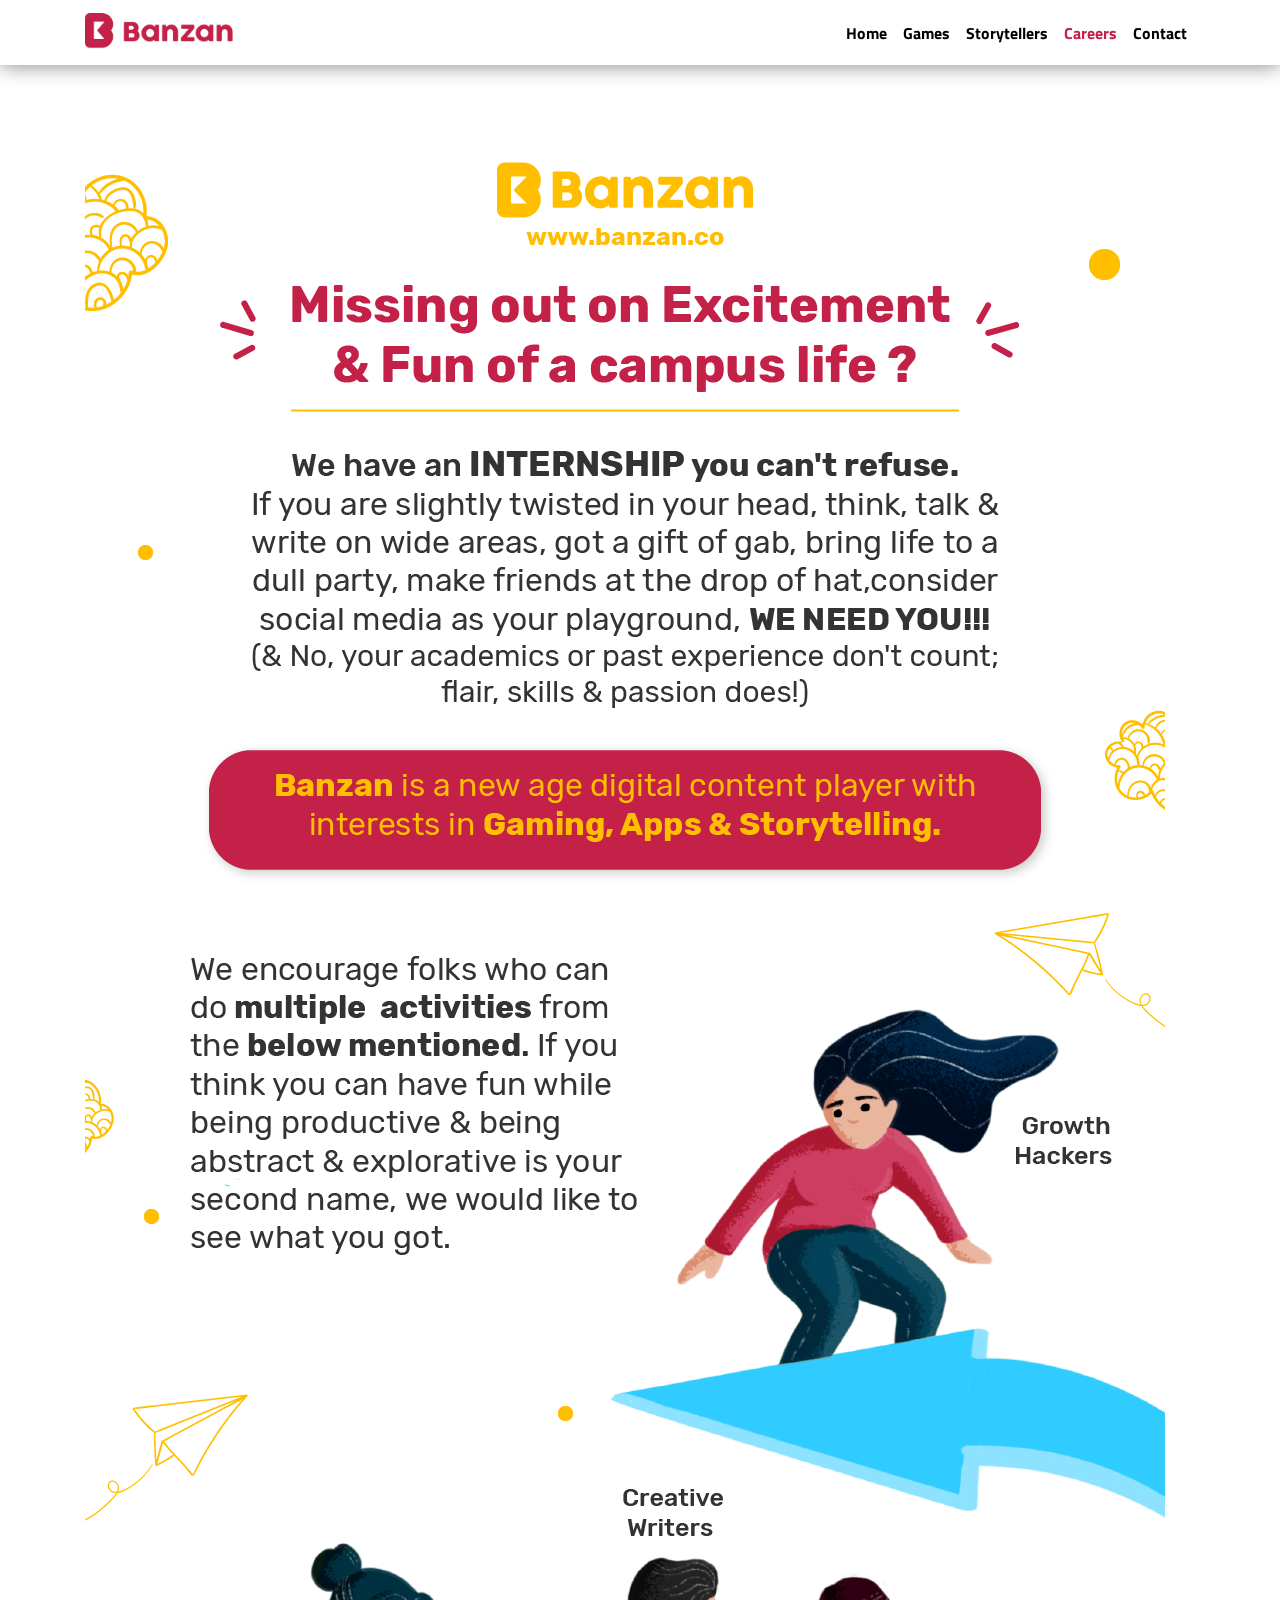
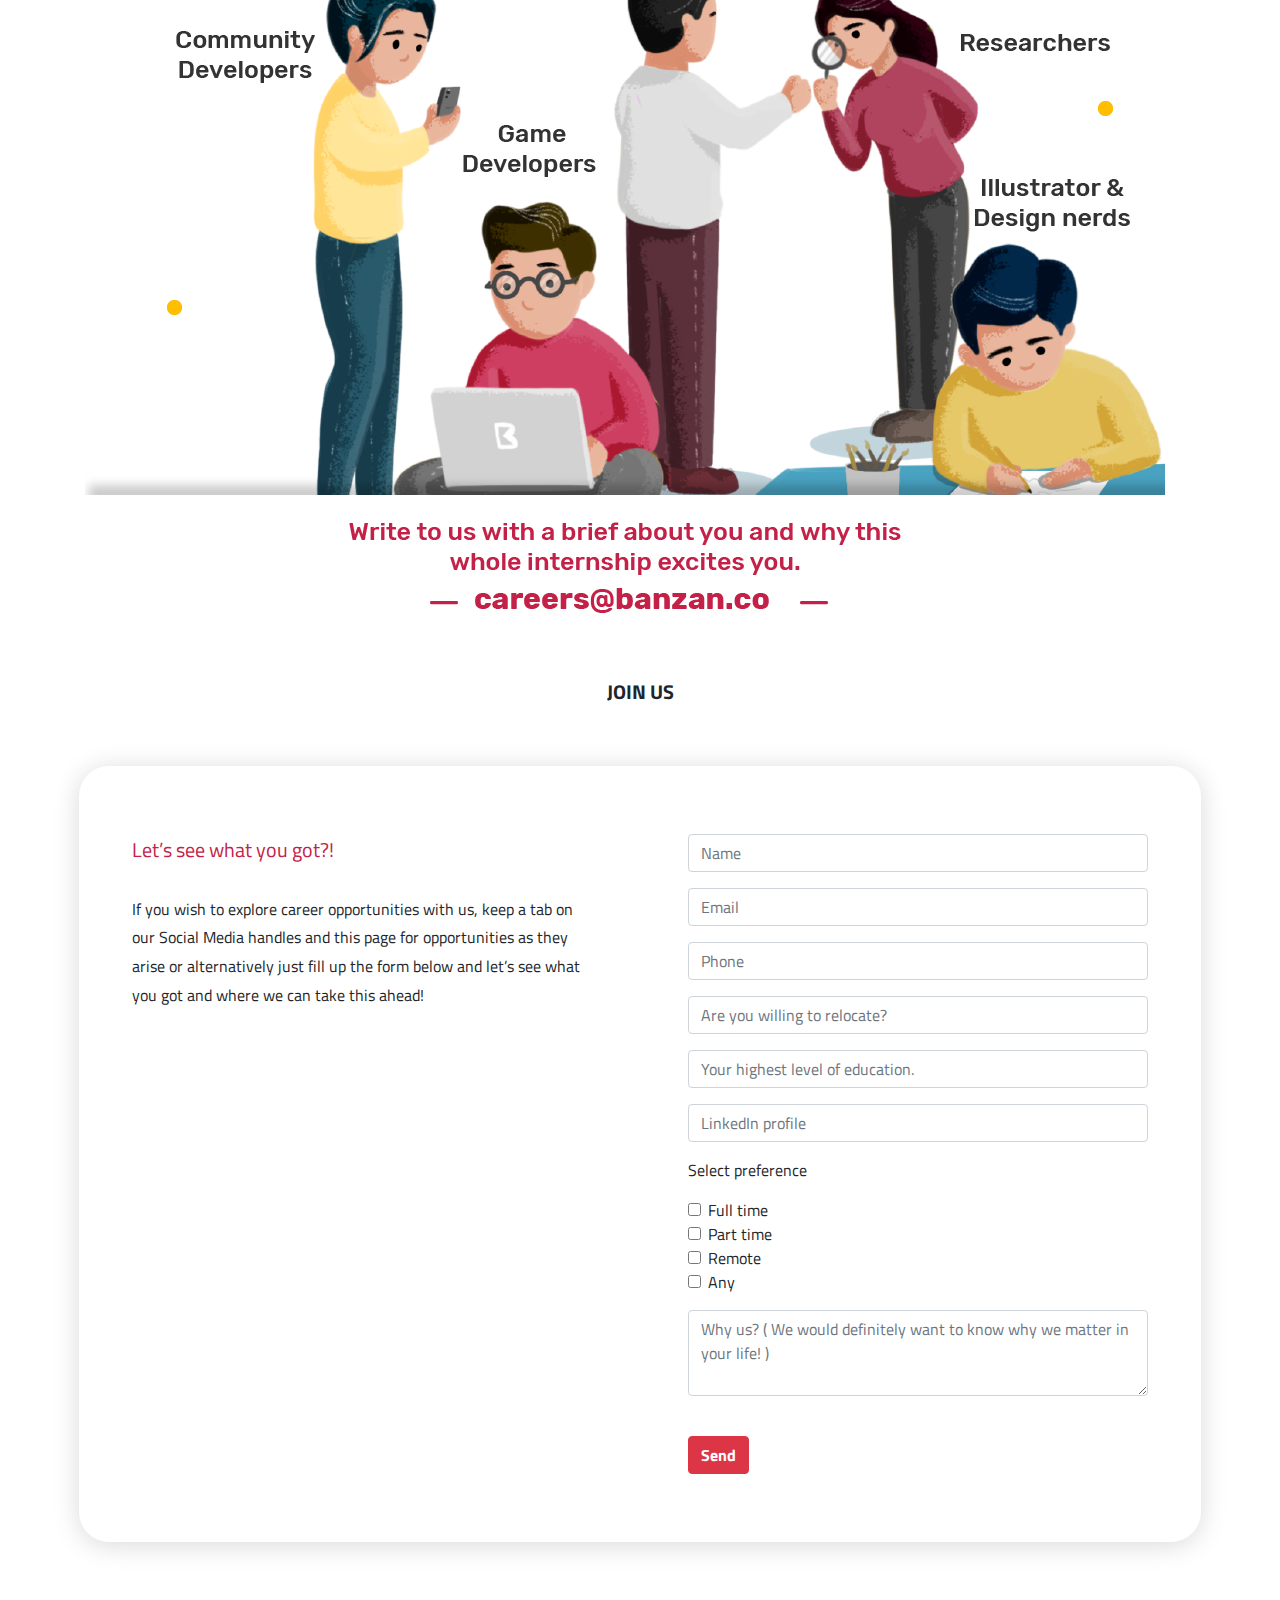
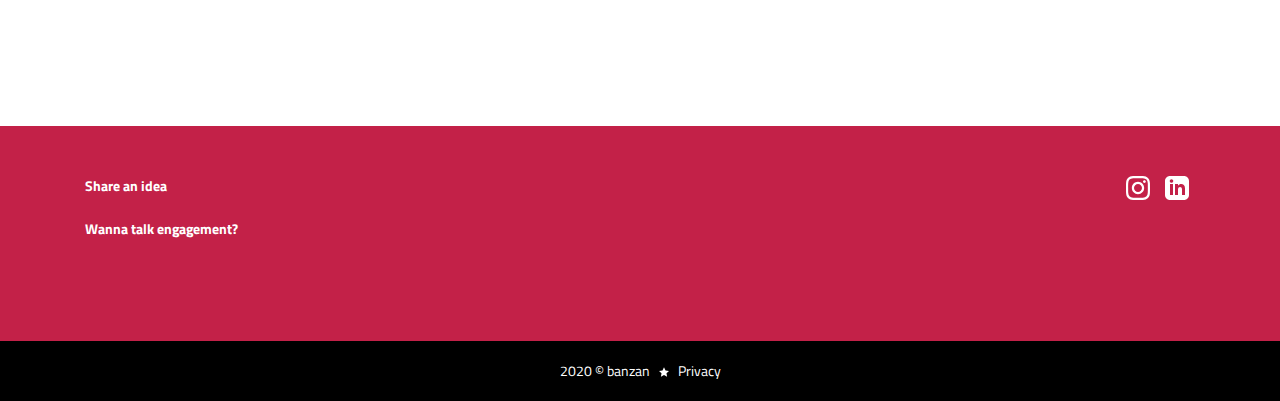
<file: content/career.html>
<!DOCTYPE html>
<html lang="en">
<head>
    <meta charset="UTF-8">
    <meta name="viewport" content="width=device-width, initial-scale=1.0">
    <title>BANZAN</title>
    <link rel="stylesheet" href="../css/bootstrap/bootstrap.min.css">

    <link href="https://fonts.googleapis.com/css2?family=Titillium+Web:wght@300;700&display=swap" rel="stylesheet">
    <link rel="stylesheet" href="../css/style.css">
    <link rel="stylesheet" href="https://s.pageclip.co/v1/pageclip.css" media="screen">
</head>
<body  >
    <section id="home">
        <!-- Here goes navbar -->
        <nav id="nav" class="navbar navbar-expand-md navbar-light  fixed-top bg-white">
            <div class="container">
                <a class="navbar-brand text-warning smooth-goto" href="../index.html">
                    <img src="../img/Banzan-logo2.png" class="logo-img" alt="">
                </a>
                <button style="border: none;" class="navbar-toggler" type="button" data-toggle="collapse" data-target="#navbarSupportedContent"
                    aria-controls="navbarSupportedContent" aria-expanded="false" aria-label="Toggle navigation">
                    <span class="navbar-toggler-icon"></span>
                </button>
                <div class="collapse navbar-collapse " id="navbarSupportedContent">
                    <ul class="navbar-nav ml-auto font-weight-bold">
                        <li class="nav-item ">
                            <a class="nav-link smooth-goto " href="../index.html">Home</a>
                        </li>
                        <li class="nav-item ">
                            <a class="nav-link smooth-goto " href="games.html">Games</a>
                        </li>
                        <li class="nav-item ">
                            <a class="nav-link smooth-goto " href="storytellers.html">Storytellers</a>
                        </li>
                        <!-- <li class="nav-item ">
                            <a class="nav-link smooth-goto " href="apps.html">Apps</a>
                        </li> -->
                        <li class="nav-item ">
                            <a class="nav-link smooth-goto active" href="career.html">Careers</a>
                        </li>
                        <li class="nav-item ">
                            <a class="nav-link smooth-goto" href="contact.html">Contact</a>
                        </li>
                    </ul>
                </div>
            </div>
        </nav>
        <div class="space-50"></div>
        <div class="space-20"></div>
        <div class="space-20"></div>
       
    </section>

    <div class="space-50"></div>
    <div class="container">
        <img class="img-fluid" src="../img/poster_white.png" alt="">
    </div>
    <div class="space-50"></div>
    
    <section>
        <div class="container">
            <div class="row">
                <div class="col col-12 text-center font-weight-bold h5">
                    JOIN US
                </div>
            </div>
        </div>
    </section>
    

    <section>
        <div class="container p-4">
            <div class="space-20"></div>
            <div class="row">
                <div class="col col-12 app-card">
                
                    <div class="row">
                        <div class="col col-12 col-md-6 p-5 text-center text-md-left h4">
                            
                            <span class="h5 text-now">Let’s see what you got?!</span>
                            <br><br>
                            <span class="h6">
                                If you wish to explore career
                                opportunities with us, keep a tab on our Social Media handles and this page for opportunities as they arise or
                                alternatively just fill up the form below and let’s see what you got and where we can take this ahead!
                            </span>
                        </div>
                        <div class="col col-12 col-md-6  p-5 text-center text-md-left">
                            <form action="https://send.pageclip.co/eym5Pcuvwv2LVllu21Yqek1ZOA13Gxl5/careers-form" class="pageclip-form" method="post">
                                <div class="form-group">
                                    <input required type="text" class="form-control" placeholder="Name" name="name" >
                                </div>
                                <div class="form-group">
                                    <input required type="email" class="form-control" placeholder="Email" name="email">
                                </div>
                                <div class="form-group">
                                    <input required type="text" class="form-control" placeholder="Phone" name="phone-no">
                                </div>
                                <div class="form-group">
                                    <input required type="text" class="form-control" placeholder="Are you willing to relocate?" name="willing-to-relocate">
                                </div>
                                <div class="form-group">
                                    <input required type="text" class="form-control" placeholder="Your highest level of education." name="Education" >
                                </div>
                                <div class="form-group">
                                    <input required type="text" class="form-control" placeholder="LinkedIn profile" name="LinkedIn">
                                </div>
                                <div  class="form-group text-left">
                                    Select preference
                                </div>
                                <div class="form-group text-left">
                                    <div class="form-check">
                                        <input class="form-check-input" type="checkbox" id="gridCheck1" name="full-time" >
                                        <label class="form-check-label" for="gridCheck1">
                                           Full time
                                        </label>
                                    </div>
                                    <div class="form-check">
                                        <input  class="form-check-input" type="checkbox" id="gridCheck2" name="part-time">
                                        <label class="form-check-label" for="gridCheck2">
                                           Part time
                                        </label>
                                    </div>
                                    <div class="form-check">
                                        <input  class="form-check-input" type="checkbox" id="gridCheck3" name="remote">
                                        <label class="form-check-label" for="gridCheck3">
                                           Remote 
                                        </label>
                                    </div>
                                    <div class="form-check">
                                        <input class="form-check-input" type="checkbox" id="gridCheck4" name="any-time">
                                        <label class="form-check-label" for="gridCheck4">
                                           Any 
                                        </label>
                                    </div>
                                </div>
                                <div class="form-group">
                                    <textarea class="form-control" name="message" id="" cols="30" rows="3" placeholder="Why us? ( We would definitely want to know why we matter in your life! )"></textarea>
                                </div>
                                <br>
                                <!-- <a href="" class="btn-now text-now font-weight-light">SEND</a> -->
                                <button type="submit" class="pageclip-form__submit btn btn-danger text-white font-weight-bold">
                                    <span>Send</span>
                                  </button>
                            </form>

                        </div>
                    </div>
                </div>
            </div>
        </div>
    </section>

    <div class="space-50"></div>
    <div class="space-50"></div>
    <div class="space-50"></div>

    
    <section id="contact">
        <div class="footer bg-now">
            <div class="space-50"></div>
            <div class="container">
                <div class="row text-white text-small">
                    <div class="col col-12 col-md-4  ">
                        <div class="row"> 
                            <div class="col-12  col text-center  text-md-left">
                                <a class="text-white" href="idea.html">
                                    <span class="font-weight-bold"> Share an idea</span> 
                                </a> 
                               <br><br>
                            </div>
                            <div class="col-12 col text-center text-md-left">
                                <a class="text-white" href="talk.html">
                                    <span class="font-weight-bold">Wanna talk engagement?</span> 
                                </a> 
                               
                            </div>
                        </div>
                    </div>
                    <div class="col col-12 col-md-4">
                        <div class="row"> 
                            <div class="space-20"></div>
                            <div class="space-20"></div>
                        </div>
                    </div>
                    <div class="col col-12 col-md-4 text-md-right text-center">
                        <a href="https://www.instagram.com/banzanco/" target="_blank">
                            <svg  width="24" height="24" fill="white" viewBox="0 0 24 24"><path d="M12 2.163c3.204 0 3.584.012 4.85.07 3.252.148 4.771 1.691 4.919 4.919.058 1.265.069 1.645.069 4.849 0 3.205-.012 3.584-.069 4.849-.149 3.225-1.664 4.771-4.919 4.919-1.266.058-1.644.07-4.85.07-3.204 0-3.584-.012-4.849-.07-3.26-.149-4.771-1.699-4.919-4.92-.058-1.265-.07-1.644-.07-4.849 0-3.204.013-3.583.07-4.849.149-3.227 1.664-4.771 4.919-4.919 1.266-.057 1.645-.069 4.849-.069zm0-2.163c-3.259 0-3.667.014-4.947.072-4.358.2-6.78 2.618-6.98 6.98-.059 1.281-.073 1.689-.073 4.948 0 3.259.014 3.668.072 4.948.2 4.358 2.618 6.78 6.98 6.98 1.281.058 1.689.072 4.948.072 3.259 0 3.668-.014 4.948-.072 4.354-.2 6.782-2.618 6.979-6.98.059-1.28.073-1.689.073-4.948 0-3.259-.014-3.667-.072-4.947-.196-4.354-2.617-6.78-6.979-6.98-1.281-.059-1.69-.073-4.949-.073zm0 5.838c-3.403 0-6.162 2.759-6.162 6.162s2.759 6.163 6.162 6.163 6.162-2.759 6.162-6.163c0-3.403-2.759-6.162-6.162-6.162zm0 10.162c-2.209 0-4-1.79-4-4 0-2.209 1.791-4 4-4s4 1.791 4 4c0 2.21-1.791 4-4 4zm6.406-11.845c-.796 0-1.441.645-1.441 1.44s.645 1.44 1.441 1.44c.795 0 1.439-.645 1.439-1.44s-.644-1.44-1.439-1.44z"/></svg>
                        </a>
                        &nbsp;
                        &nbsp;
                        <a href="https://www.linkedin.com/company/banzan-ventures" target="_blank"> 
                            <svg width="24" height="24" fill="white" viewBox="0 0 24 24"><path d="M19 0h-14c-2.761 0-5 2.239-5 5v14c0 2.761 2.239 5 5 5h14c2.762 0 5-2.239 5-5v-14c0-2.761-2.238-5-5-5zm-11 19h-3v-11h3v11zm-1.5-12.268c-.966 0-1.75-.79-1.75-1.764s.784-1.764 1.75-1.764 1.75.79 1.75 1.764-.783 1.764-1.75 1.764zm13.5 12.268h-3v-5.604c0-3.368-4-3.113-4 0v5.604h-3v-11h3v1.765c1.396-2.586 7-2.777 7 2.476v6.759z"/></svg>
                        </a>
                        &nbsp;
                        
                    </div>
                </div>
            </div>
            <div class="space-50"></div>
            <div class="space-50"></div>
            <div class=" bg-black">
                <div class="space-20"></div>
                <div class="space-20 text-center text-small text-white">
                    2020 © banzan 
                    &nbsp;
                    <svg fill="white" width="10" height="10" viewBox="0 0 24 24"><path d="M12 .587l3.668 7.568 8.332 1.151-6.064 5.828 1.48 8.279-7.416-3.967-7.417 3.967 1.481-8.279-6.064-5.828 8.332-1.151z"/></svg>
                    &nbsp;
                    <a class="text-white" href="policy.html">Privacy</a>
                </div>
                <div class="space-20"></div>
            </div>
        </div>
    </section>



    <script src="https://s.pageclip.co/v1/pageclip.js" charset="utf-8"></script>
</body>
<script
    src="https://code.jquery.com/jquery-3.1.1.min.js"
    integrity="sha256-hVVnYaiADRTO2PzUGmuLJr8BLUSjGIZsDYGmIJLv2b8="
    crossorigin="anonymous"></script>
<script src="../js/script.js"></script>
<script src="../js/bootstrap/bootstrap.min.js"></script>
</html>
</file>
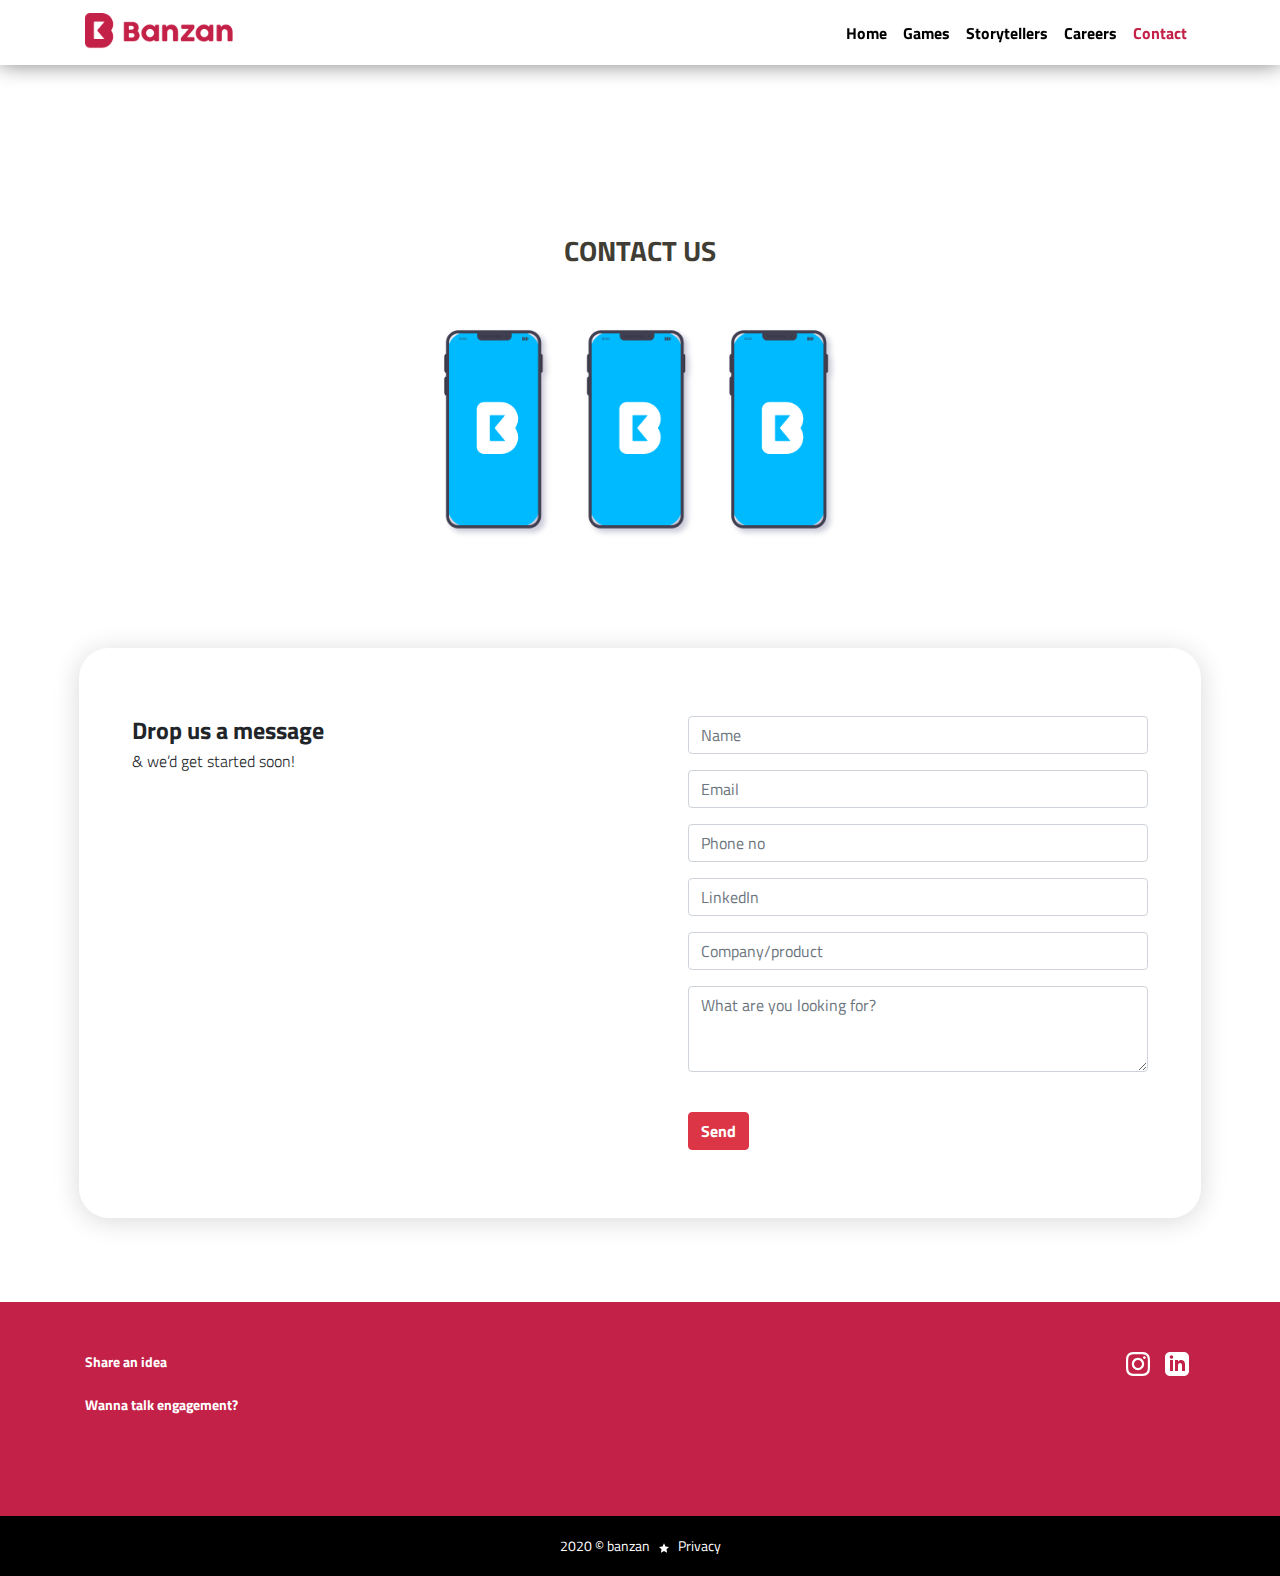
<file: content/contact.html>
<!DOCTYPE html>
<html lang="en">
<head>
    <meta charset="UTF-8">
    <meta name="viewport" content="width=device-width, initial-scale=1.0">
    <title>BANZAN</title>
    <link rel="stylesheet" href="../css/bootstrap/bootstrap.min.css">

    <link href="https://fonts.googleapis.com/css2?family=Titillium+Web:wght@300;700&display=swap" rel="stylesheet">
    <link rel="stylesheet" href="../css/style.css">
    <link rel="stylesheet" href="https://s.pageclip.co/v1/pageclip.css" media="screen">
</head>
<body  >
    <section id="home">
        <!-- Here goes navbar -->
        <nav id="nav" class="navbar navbar-expand-md navbar-light  fixed-top bg-white">
            <div class="container">
                <a class="navbar-brand text-warning smooth-goto" href="../index.html">
                    <img src="../img/Banzan-logo2.png" class="logo-img" alt="">
                </a>
                <button style="border: none;" class="navbar-toggler" type="button" data-toggle="collapse" data-target="#navbarSupportedContent"
                    aria-controls="navbarSupportedContent" aria-expanded="false" aria-label="Toggle navigation">
                    <span class="navbar-toggler-icon"></span>
                </button>
                <div class="collapse navbar-collapse " id="navbarSupportedContent">
                    <ul class="navbar-nav ml-auto font-weight-bold">
                        <li class="nav-item ">
                            <a class="nav-link smooth-goto " href="../index.html">Home</a>
                        </li>
                        <li class="nav-item ">
                            <a class="nav-link smooth-goto " href="games.html">Games</a>
                        </li>
                        <li class="nav-item ">
                            <a class="nav-link smooth-goto " href="storytellers.html">Storytellers</a>
                        </li>
                        <!-- <li class="nav-item ">
                            <a class="nav-link smooth-goto " href="apps.html">Apps</a>
                        </li> -->
                        <li class="nav-item ">
                            <a class="nav-link smooth-goto " href="career.html">Careers</a>
                        </li>
                        <li class="nav-item ">
                            <a class="nav-link smooth-goto active" href="contact.html">Contact</a>
                        </li>
                    </ul>
                </div>
            </div>
        </nav>
        <div class="space-50"></div>
        <div class="space-20"></div>
        <div class="space-20"></div>
   
    </section>



    <section id="about">
        <div class="container p-4">
            <div class="space-50"></div>
            <div class="space-50"></div>
            <div class="row text-center ">
                <div class="col-12 col">
                    <div class="space-20"></div>
                    <div class="row">
                        
                        <div class="col col-12 font-weight-bold h3 text-grey">
                          CONTACT US
                        </div>
                        
                    </div>
                </div>
                <div class="col-12 col ">
                    <div class="space-50"></div>
             
                    <div class="row">
                        <div class="col col-12 text-center ">
                            <img src="../img/phone-group.png"  class=" phone-1" alt="">
                        </div>
                    </div>
                   
                </div>
            </div>
        </div>
    </section>

    <!-- <section>
        <div class="container p-4">
            <div class="space-50"></div>
            <div class="row">
                <div class="col col-12 app-card">
                
                    <div class="row">
                        <div class="col col-12 col-md-6 p-5 text-center text-md-left">
                            Address <br> Kochi <br> 8978
                        </div>
                        <div class="col col-12 col-md-6  p-5 text-center text-md-left">
                            mail@company.com <br> 8989787809
                        </div>
                    </div>
                </div>
            </div>
        </div>
    </section> -->


    
    <section>
        <div class="container p-4">
            <div class="space-50"></div>
            <div class="row">
                <div class="col col-12 app-card">
                
                    <div class="row">
                        <div class="col col-12 col-md-6 p-5 text-center text-md-left h4">
                            <span class="font-weight-bold"> Drop us a message </span>
                            <br>
                            <span class="h6 font-weight-light">& we’d get started soon!</span>
                        </div>
                        <div class="col col-12 col-md-6  p-5 text-center text-md-left">
                            <form action="https://send.pageclip.co/gQAUdUiBL6qPZo9TfrUYNBz2vu36IYBI/contact-form" class="pageclip-form" method="post">
                                <div class="form-group">
                                    <input required type="text" name="name" class="form-control" placeholder="Name">
                                </div>
                                <div class="form-group">
                                    <input required type="email" name="email" class="form-control" placeholder="Email">
                                </div>
                                <div class="form-group">
                                    <input required type="text" name="phone-no" class="form-control" placeholder="Phone no">
                                </div>
                                <div class="form-group">
                                    <input type="text" name="LinkedIn" class="form-control" placeholder="LinkedIn">
                                </div>
                                <div class="form-group">
                                    <input type="text" name="company" class="form-control" placeholder="Company/product">
                                </div>
                                <div class="form-group">
                                    <textarea required name="message" class="form-control" id="" cols="30" rows="3" placeholder="What are you looking for?" ></textarea>
                                </div>
                                <br>
                                <!-- <a href="" class="btn-now text-now font-weight-bold">SEND</a> -->
                                <button type="submit" class="pageclip-form__submit btn btn-danger text-white font-weight-bold">
                                    <span>Send</span>
                                  </button>
                            </form>
                        </div>
                    </div>
                </div>
            </div>
        </div>
    </section>


   
    <div class="space-50"></div>
    
    <section id="contact">
        <div class="footer bg-now">
            <div class="space-50"></div>
            <div class="container">
                <div class="row text-white text-small">
                    <div class="col col-12 col-md-4  ">
                        <div class="row"> 
                            <div class="col-12  col text-center  text-md-left">
                                <a class="text-white" href="idea.html">
                                    <span class="font-weight-bold"> Share an idea</span> 
                                </a> 
                               <br><br>
                            </div>
                            <div class="col-12 col text-center text-md-left">
                                <a class="text-white" href="talk.html">
                                    <span class="font-weight-bold">Wanna talk engagement?</span> 
                                </a> 
                               
                            </div>
                        </div>
                    </div>
                    <div class="col col-12 col-md-4">
                        <div class="row"> 
                            <div class="space-20"></div>
                            <div class="space-20"></div>
                        </div>
                    </div>
                    <div class="col col-12 col-md-4 text-md-right text-center">
                        <a href="https://www.instagram.com/banzanco/" target="_blank">
                            <svg  width="24" height="24" fill="white" viewBox="0 0 24 24"><path d="M12 2.163c3.204 0 3.584.012 4.85.07 3.252.148 4.771 1.691 4.919 4.919.058 1.265.069 1.645.069 4.849 0 3.205-.012 3.584-.069 4.849-.149 3.225-1.664 4.771-4.919 4.919-1.266.058-1.644.07-4.85.07-3.204 0-3.584-.012-4.849-.07-3.26-.149-4.771-1.699-4.919-4.92-.058-1.265-.07-1.644-.07-4.849 0-3.204.013-3.583.07-4.849.149-3.227 1.664-4.771 4.919-4.919 1.266-.057 1.645-.069 4.849-.069zm0-2.163c-3.259 0-3.667.014-4.947.072-4.358.2-6.78 2.618-6.98 6.98-.059 1.281-.073 1.689-.073 4.948 0 3.259.014 3.668.072 4.948.2 4.358 2.618 6.78 6.98 6.98 1.281.058 1.689.072 4.948.072 3.259 0 3.668-.014 4.948-.072 4.354-.2 6.782-2.618 6.979-6.98.059-1.28.073-1.689.073-4.948 0-3.259-.014-3.667-.072-4.947-.196-4.354-2.617-6.78-6.979-6.98-1.281-.059-1.69-.073-4.949-.073zm0 5.838c-3.403 0-6.162 2.759-6.162 6.162s2.759 6.163 6.162 6.163 6.162-2.759 6.162-6.163c0-3.403-2.759-6.162-6.162-6.162zm0 10.162c-2.209 0-4-1.79-4-4 0-2.209 1.791-4 4-4s4 1.791 4 4c0 2.21-1.791 4-4 4zm6.406-11.845c-.796 0-1.441.645-1.441 1.44s.645 1.44 1.441 1.44c.795 0 1.439-.645 1.439-1.44s-.644-1.44-1.439-1.44z"/></svg>
                        </a>
                        &nbsp;
                        &nbsp;
                        <a href="https://www.linkedin.com/company/banzan-ventures" target="_blank"> 
                            <svg width="24" height="24" fill="white" viewBox="0 0 24 24"><path d="M19 0h-14c-2.761 0-5 2.239-5 5v14c0 2.761 2.239 5 5 5h14c2.762 0 5-2.239 5-5v-14c0-2.761-2.238-5-5-5zm-11 19h-3v-11h3v11zm-1.5-12.268c-.966 0-1.75-.79-1.75-1.764s.784-1.764 1.75-1.764 1.75.79 1.75 1.764-.783 1.764-1.75 1.764zm13.5 12.268h-3v-5.604c0-3.368-4-3.113-4 0v5.604h-3v-11h3v1.765c1.396-2.586 7-2.777 7 2.476v6.759z"/></svg>
                        </a>
                        &nbsp;
                        
                    </div>
                </div>
            </div>
            <div class="space-50"></div>
            <div class="space-50"></div>
            <div class=" bg-black">
                <div class="space-20"></div>
                <div class="space-20 text-center text-small text-white">
                    2020 © banzan 
                    &nbsp;
                    <svg fill="white" width="10" height="10" viewBox="0 0 24 24"><path d="M12 .587l3.668 7.568 8.332 1.151-6.064 5.828 1.48 8.279-7.416-3.967-7.417 3.967 1.481-8.279-6.064-5.828 8.332-1.151z"/></svg>
                    &nbsp;
                    <a class="text-white" href="policy.html">Privacy</a>
                </div>
                <div class="space-20"></div>
            </div>
        </div>
    </section>


    <script src="https://s.pageclip.co/v1/pageclip.js" charset="utf-8"></script>
</body>
<script
    src="https://code.jquery.com/jquery-3.1.1.min.js"
    integrity="sha256-hVVnYaiADRTO2PzUGmuLJr8BLUSjGIZsDYGmIJLv2b8="
    crossorigin="anonymous"></script>
<script src="../js/script.js"></script>
<script src="../js/bootstrap/bootstrap.min.js"></script>
</html>
</file>
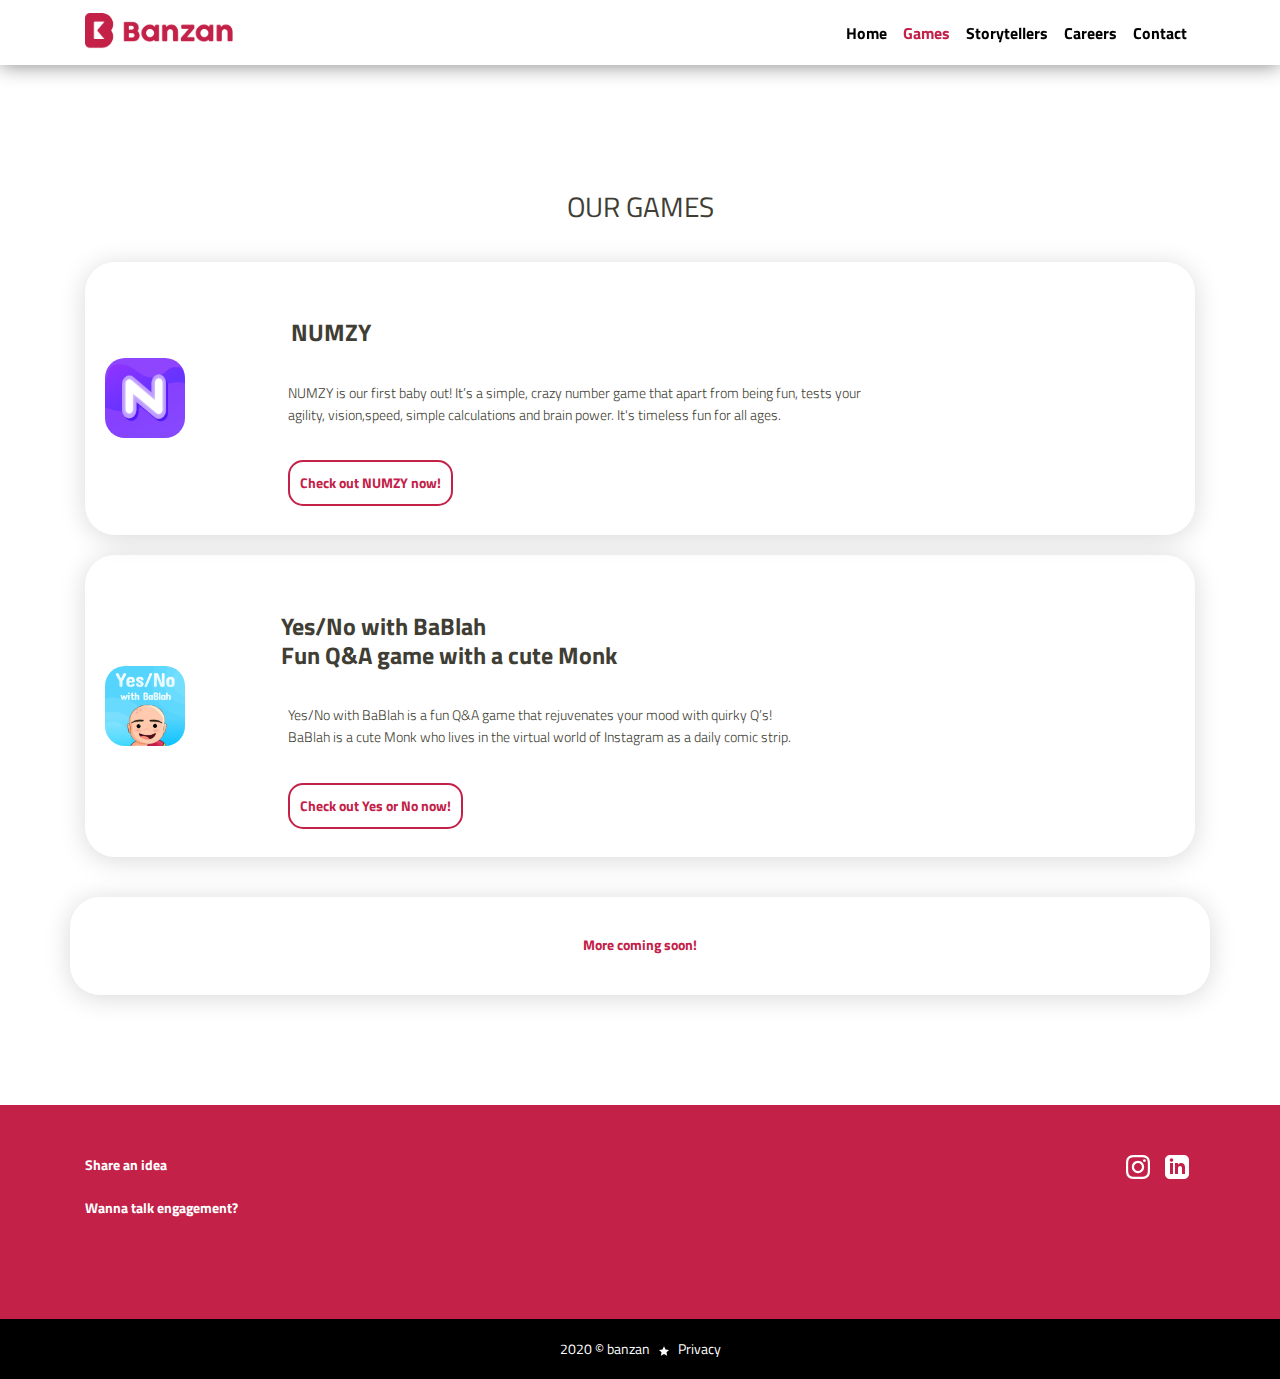
<file: content/games.html>
<!DOCTYPE html>
<html lang="en">
<head>
    <meta charset="UTF-8">
    <meta name="viewport" content="width=device-width, initial-scale=1.0">
    <title>BANZAN</title>
    <link rel="stylesheet" href="../css/bootstrap/bootstrap.min.css">

    <link href="https://fonts.googleapis.com/css2?family=Titillium+Web:wght@300;700&display=swap" rel="stylesheet">
    <link rel="stylesheet" href="../css/style.css">
</head>
<body  >
    <section id="home">
        <!-- Here goes navbar -->
        <nav id="nav" class="navbar navbar-expand-md navbar-light  fixed-top bg-white">
            <div class="container">
                <a class="navbar-brand text-warning smooth-goto" href="../index.html">
                    <img src="../img/Banzan-logo2.png" class="logo-img" alt="">
                </a>
                <button style="border: none;" class="navbar-toggler" type="button" data-toggle="collapse" data-target="#navbarSupportedContent"
                    aria-controls="navbarSupportedContent" aria-expanded="false" aria-label="Toggle navigation">
                    <span class="navbar-toggler-icon"></span>
                </button>
                <div class="collapse navbar-collapse " id="navbarSupportedContent">
                    <ul class="navbar-nav ml-auto font-weight-bold">
                        <li class="nav-item ">
                            <a class="nav-link smooth-goto " href="../index.html">Home</a>
                        </li>
                        <li class="nav-item ">
                            <a class="nav-link smooth-goto active " href="games.html">Games</a>
                        </li>
                        <li class="nav-item ">
                            <a class="nav-link smooth-goto " href="storytellers.html">Storytellers</a>
                        </li>
                        <!-- <li class="nav-item ">
                            <a class="nav-link smooth-goto " href="apps.html">Apps</a>
                        </li> -->
                        <li class="nav-item ">
                            <a class="nav-link smooth-goto" href="career.html">Careers</a>
                        </li>
                        <li class="nav-item ">
                            <a class="nav-link smooth-goto" href="contact.html">Contact</a>
                        </li>
                    </ul>
                </div>
            </div>
        </nav>
        <div class="space-50"></div>
        <div class="space-20"></div>
        <div class="space-20"></div>
       
    </section>

    
    
    <div class="space-50"></div>
    <div class="space-50"></div>
    
    

    <section>
        <div class="container">
            <div class="row">
                <div class="col col-12 h3 text-now text-grey text-center  ">
                    OUR GAMES
                </div>
            </div>
        </div>
    </section>
    <div class="space-20"></div>
    <section>
        <div class="container">
            <div class="row">
                <div class="col col-12 text-grey">

                    <div class="app-card ">
                        <div class="row d-flex  align-items-center">
                            <div class="col col-12 col-md-2 text-left text-center text-md-left "> <img class="img-fluid app-ico-img rounded-r" src="../img/app_icon_numzy.png" alt=""></div>
                            <div class="col col-12 col-md-10  text-md-left  font-weight-light">
                                <div class="row">
                                    <div class="col col-12 p-2 h4  font-weight-bold text-center text-md-left"> <br> &nbsp;&nbsp;NUMZY</div>
                                    <div class="col col-12  col-md-8 text-small text-center text-md-left  ">
                                        <!-- <div class="hr"></div> -->
                                        <div class="space-20"></div>
                                            NUMZY is our first baby out! It’s a simple, crazy number game that apart from being fun, 
                                            tests your agility, vision,speed, simple calculations and brain power. 
                                            It's timeless fun for all ages.
                                        <div class="space-20"></div>
                                    </div>
                                    <div class="col col-12 text-center text-md-left">
                                        <br>
                                        <a href="https://play.google.com/store/apps/details?id=games.banzan.numzy" target="_blank"  class="text-now font-weight-bold btn-now"> 
                                            Check out NUMZY now! 
                                        </a>
                                    </div>
                                </div>
                                <div class="space-20"></div>
                            </div>
                            
                        </div>
                    </div>
                
                    
                </div>
            </div>

            <div class="row">
                <div class="col col-12 text-grey">

                    <div class="app-card ">
                        <div class="row d-flex  align-items-center">
                            <div class="col col-12 col-md-2 text-left text-center text-md-left "> <img class="img-fluid app-ico-img rounded-r" src="../img/app_icon_yes_or_no.png" alt=""></div>
                            <div class="col col-12 col-md-10  text-md-left  font-weight-light">
                                <div class="row">
                                    <div class="col col-12 p-2 h4  font-weight-bold text-center text-md-left"> <br>Yes/No with BaBlah <br>Fun Q&A game with a cute Monk</div>
                                    <div class="col col-12  col-md-8 text-small text-center text-md-left ">
                                        <!-- <div class="hr"></div> -->
                                        <div class="space-20"></div>
                                        Yes/No with BaBlah is a fun Q&A game that rejuvenates your mood with quirky Q’s! <br>
                                        BaBlah is a cute Monk who lives in the virtual world of Instagram as a daily comic strip.
                                        <div class="space-20"></div>
                                    </div>
                                    <div class="col col-12 text-center text-md-left">
                                        <br>
                                        <a href="https://play.google.com/store/apps/details?id=games.banzan.yesorno" target="_blank"  class="text-now font-weight-bold btn-now"> 
                                            Check out Yes or No now! 
                                        </a>
                                    </div>
                                </div>
                                <div class="space-20"></div>
                            </div>
                            
                        </div>
                    </div>
                
                    
                </div>
            </div>


        </div>
    </section>

    
    <div class="space-20"></div>
    <section>
        <div class="container">
            <div class="row">
                <div class="col col-12 h5 text-center font-weight-bold text-now text-small app-card">
                    <div class="space-20"></div>
                    More coming soon!
                    <div class="space-20"></div>
                </div>
            </div>
        </div>
    </section>
   

    <div class="space-50"></div>
    <div class="space-50"></div>
    
    <section id="contact">
        <div class="footer bg-now">
            <div class="space-50"></div>
            <div class="container">
                <div class="row text-white text-small">
                    <div class="col col-12 col-md-4  ">
                        <div class="row"> 
                            <div class="col-12  col text-center  text-md-left">
                                <a class="text-white" href="idea.html">
                                    <span class="font-weight-bold"> Share an idea</span> 
                                </a> 
                               <br><br>
                            </div>
                            <div class="col-12 col text-center text-md-left">
                                <a class="text-white" href="talk.html">
                                    <span class="font-weight-bold">Wanna talk engagement?</span> 
                                </a> 
                               
                            </div>
                        </div>
                    </div>
                    <div class="col col-12 col-md-4">
                        <div class="row"> 
                            <div class="space-20"></div>
                            <div class="space-20"></div>
                        </div>
                    </div>
                    <div class="col col-12 col-md-4 text-md-right text-center">
                        <a href="https://www.instagram.com/banzanco/" target="_blank">
                            <svg  width="24" height="24" fill="white" viewBox="0 0 24 24"><path d="M12 2.163c3.204 0 3.584.012 4.85.07 3.252.148 4.771 1.691 4.919 4.919.058 1.265.069 1.645.069 4.849 0 3.205-.012 3.584-.069 4.849-.149 3.225-1.664 4.771-4.919 4.919-1.266.058-1.644.07-4.85.07-3.204 0-3.584-.012-4.849-.07-3.26-.149-4.771-1.699-4.919-4.92-.058-1.265-.07-1.644-.07-4.849 0-3.204.013-3.583.07-4.849.149-3.227 1.664-4.771 4.919-4.919 1.266-.057 1.645-.069 4.849-.069zm0-2.163c-3.259 0-3.667.014-4.947.072-4.358.2-6.78 2.618-6.98 6.98-.059 1.281-.073 1.689-.073 4.948 0 3.259.014 3.668.072 4.948.2 4.358 2.618 6.78 6.98 6.98 1.281.058 1.689.072 4.948.072 3.259 0 3.668-.014 4.948-.072 4.354-.2 6.782-2.618 6.979-6.98.059-1.28.073-1.689.073-4.948 0-3.259-.014-3.667-.072-4.947-.196-4.354-2.617-6.78-6.979-6.98-1.281-.059-1.69-.073-4.949-.073zm0 5.838c-3.403 0-6.162 2.759-6.162 6.162s2.759 6.163 6.162 6.163 6.162-2.759 6.162-6.163c0-3.403-2.759-6.162-6.162-6.162zm0 10.162c-2.209 0-4-1.79-4-4 0-2.209 1.791-4 4-4s4 1.791 4 4c0 2.21-1.791 4-4 4zm6.406-11.845c-.796 0-1.441.645-1.441 1.44s.645 1.44 1.441 1.44c.795 0 1.439-.645 1.439-1.44s-.644-1.44-1.439-1.44z"/></svg>
                        </a>
                        &nbsp;
                        &nbsp;
                        <a href="https://www.linkedin.com/company/banzan-ventures" target="_blank"> 
                            <svg width="24" height="24" fill="white" viewBox="0 0 24 24"><path d="M19 0h-14c-2.761 0-5 2.239-5 5v14c0 2.761 2.239 5 5 5h14c2.762 0 5-2.239 5-5v-14c0-2.761-2.238-5-5-5zm-11 19h-3v-11h3v11zm-1.5-12.268c-.966 0-1.75-.79-1.75-1.764s.784-1.764 1.75-1.764 1.75.79 1.75 1.764-.783 1.764-1.75 1.764zm13.5 12.268h-3v-5.604c0-3.368-4-3.113-4 0v5.604h-3v-11h3v1.765c1.396-2.586 7-2.777 7 2.476v6.759z"/></svg>
                        </a>
                        &nbsp;
                        
                    </div>
                </div>
            </div>
            <div class="space-50"></div>
            <div class="space-50"></div>
            <div class=" bg-black">
                <div class="space-20"></div>
                <div class="space-20 text-center text-small text-white">
                    2020 © banzan 
                    &nbsp;
                    <svg fill="white" width="10" height="10" viewBox="0 0 24 24"><path d="M12 .587l3.668 7.568 8.332 1.151-6.064 5.828 1.48 8.279-7.416-3.967-7.417 3.967 1.481-8.279-6.064-5.828 8.332-1.151z"/></svg>
                    &nbsp;
                    <a class="text-white" href="policy.html">Privacy</a>
                </div>
                <div class="space-20"></div>
            </div>
        </div>
    </section>



</body>
<script
    src="https://code.jquery.com/jquery-3.1.1.min.js"
    integrity="sha256-hVVnYaiADRTO2PzUGmuLJr8BLUSjGIZsDYGmIJLv2b8="
    crossorigin="anonymous"></script>
<script src="../js/script.js"></script>
<script src="../js/bootstrap/bootstrap.min.js"></script>
</html>
</file>
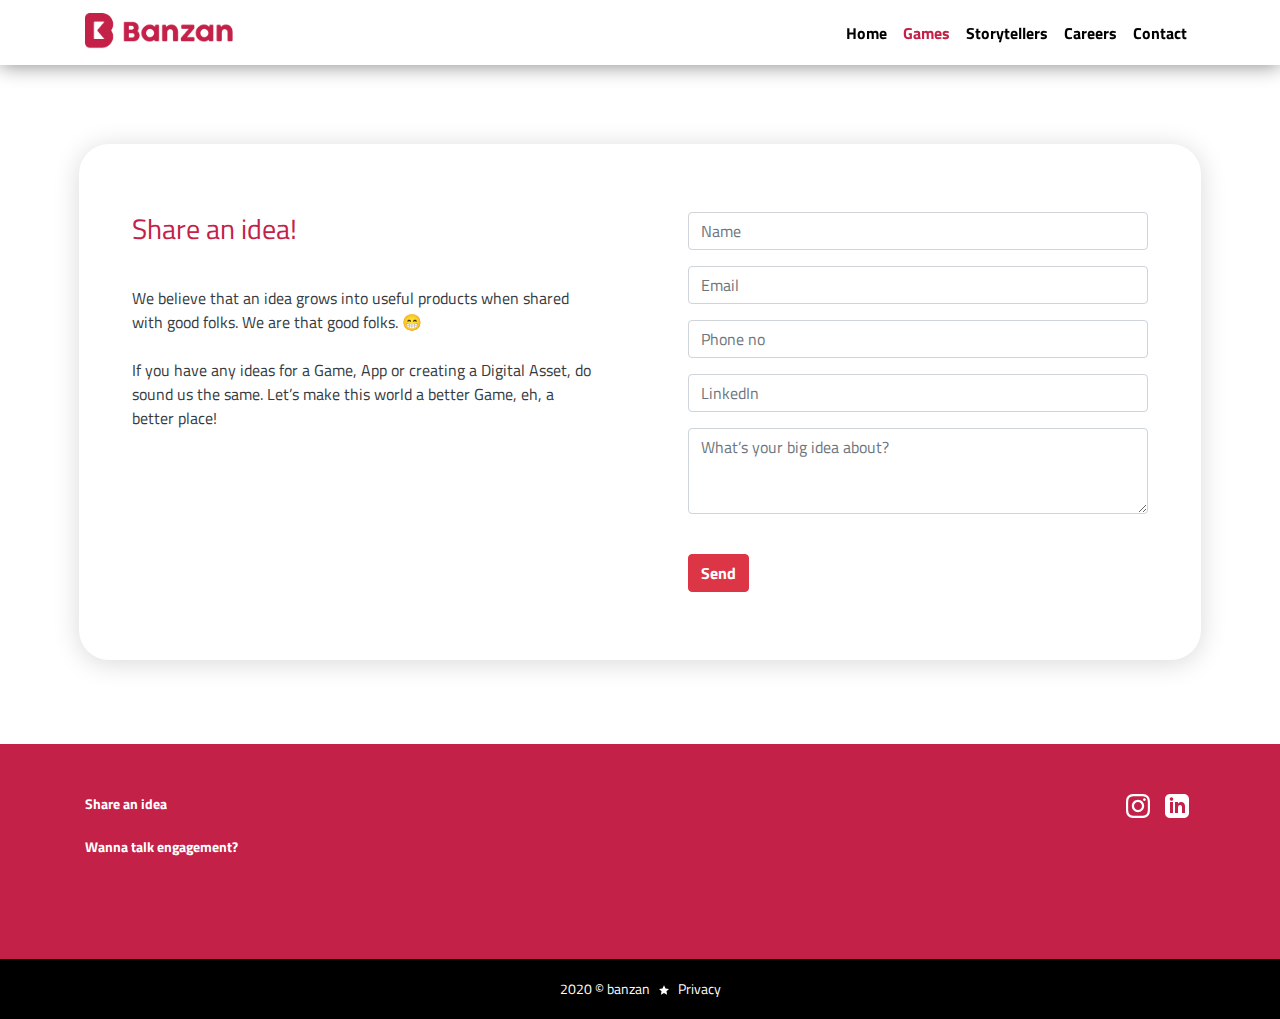
<file: content/idea.html>
<!DOCTYPE html>
<html lang="en">
<head>
    <meta charset="UTF-8">
    <meta name="viewport" content="width=device-width, initial-scale=1.0">
    <title>BANZAN</title>
    <link rel="stylesheet" href="../css/bootstrap/bootstrap.min.css">

    <link href="https://fonts.googleapis.com/css2?family=Titillium+Web:wght@300;700&display=swap" rel="stylesheet">
    <link rel="stylesheet" href="../css/style.css">
    <link rel="stylesheet" href="https://s.pageclip.co/v1/pageclip.css" media="screen">
</head>
<body  >
    <section id="home">
        <!-- Here goes navbar -->
        <nav id="nav" class="navbar navbar-expand-md navbar-light  fixed-top bg-white">
            <div class="container">
                <a class="navbar-brand text-warning smooth-goto" href="../index.html">
                    <img src="../img/Banzan-logo2.png" class="logo-img" alt="">
                </a>
                <button style="border: none;" class="navbar-toggler" type="button" data-toggle="collapse" data-target="#navbarSupportedContent"
                    aria-controls="navbarSupportedContent" aria-expanded="false" aria-label="Toggle navigation">
                    <span class="navbar-toggler-icon"></span>
                </button>
                <div class="collapse navbar-collapse " id="navbarSupportedContent">
                    <ul class="navbar-nav ml-auto font-weight-bold">
                       <li class="nav-item ">
                            <a class="nav-link smooth-goto " href="../index.html">Home</a>
                        </li>
                        <li class="nav-item ">
                            <a class="nav-link smooth-goto active" href="games.html">Games</a>
                        </li>
                        <li class="nav-item ">
                            <a class="nav-link smooth-goto " href="storytellers.html">Storytellers</a>
                        </li>
                        <!-- <li class="nav-item ">
                            <a class="nav-link smooth-goto " href="apps.html">Apps</a>
                        </li> -->
                        <li class="nav-item ">
                            <a class="nav-link smooth-goto" href="career.html">Careers</a>
                        </li>
                        <li class="nav-item ">
                            <a class="nav-link smooth-goto" href="contact.html">Contact</a>
                        </li>
                    </ul>
                </div>
            </div>
        </nav>
        <div class="space-50"></div>
        <div class="space-20"></div>
        <div class="space-20"></div>
     
    </section>

    
    
    <div class="space-20"></div>
    
    <section>
        <div class="container p-4">
            <div class="row">
                <div class="col col-12 app-card">
                
                    <div class="row">
                        <div class="col col-12 text-center text-md-left col-md-6 p-5">
                            <span class="h3 text-now">
                                Share an idea! <br>
                            </span>
                            <div class="space-20"></div>
                            <div class="space-20"></div>
                            <span class="text-dark">
                                We believe that an idea grows into useful products when shared with good folks. 
                                We are that good folks. 😁
                                <br><br>
                                If you have any ideas for a Game, App or creating a Digital Asset, do sound us the same. Let’s make this world a
                                better Game, eh, a better place!
                            
                            </span>
                        </div>
                        <div class="col col-12 col-md-6  p-5 text-center text-md-left">
                            <form action="https://send.pageclip.co/huCTaZUJrpk5H4zUEf1K4Pu55rLvu7LG/Share-idea" class="pageclip-form" method="post">
                                <div class="form-group">
                                    <input required type="text" name="name" class="form-control" placeholder="Name">
                                </div>
                                <div class="form-group">
                                    <input required type="email" name="email"  class="form-control" placeholder="Email">
                                </div>
                                <div class="form-group">
                                    <input required type="text" name="Phone-no" class="form-control" placeholder="Phone no">
                                </div>
                                <div class="form-group">
                                    <input type="text" name="LinkedIn" class="form-control" placeholder="LinkedIn">
                                </div>
                                <div  class="form-group">
                                    <textarea required name="message" class="form-control" id="" cols="30" rows="3" placeholder="What’s your big idea about?" ></textarea>
                                </div>
                                <br>
                                <!-- <a href="" class="btn-now text-now font-weight-bold">SEND</a> -->
                                <button type="submit" class="pageclip-form__submit btn btn-danger text-white font-weight-bold">
                                    <span>Send</span>
                                  </button>
                            </form>

                        </div>
                    </div>
                </div>
            </div>
        </div>
    </section>

    <div class="space-50"></div>



    <section id="contact">
        <div class="footer bg-now">
            <div class="space-50"></div>
            <div class="container">
                <div class="row text-white text-small">
                    <div class="col col-12 col-md-4  ">
                        <div class="row"> 
                            <div class="col-12  col text-center  text-md-left">
                                <a class="text-white" href="idea.html">
                                    <span class="font-weight-bold"> Share an idea</span> 
                                </a> 
                               <br><br>
                            </div>
                            <div class="col-12 col text-center text-md-left">
                                <a class="text-white" href="talk.html">
                                    <span class="font-weight-bold">Wanna talk engagement?</span> 
                                </a> 
                               
                            </div>
                        </div>
                    </div>
                    <div class="col col-12 col-md-4">
                        <div class="row"> 
                            <div class="space-20"></div>
                            <div class="space-20"></div>
                        </div>
                    </div>
                    <div class="col col-12 col-md-4 text-md-right text-center">
                        <a href="https://www.instagram.com/banzanco/" target="_blank">
                            <svg  width="24" height="24" fill="white" viewBox="0 0 24 24"><path d="M12 2.163c3.204 0 3.584.012 4.85.07 3.252.148 4.771 1.691 4.919 4.919.058 1.265.069 1.645.069 4.849 0 3.205-.012 3.584-.069 4.849-.149 3.225-1.664 4.771-4.919 4.919-1.266.058-1.644.07-4.85.07-3.204 0-3.584-.012-4.849-.07-3.26-.149-4.771-1.699-4.919-4.92-.058-1.265-.07-1.644-.07-4.849 0-3.204.013-3.583.07-4.849.149-3.227 1.664-4.771 4.919-4.919 1.266-.057 1.645-.069 4.849-.069zm0-2.163c-3.259 0-3.667.014-4.947.072-4.358.2-6.78 2.618-6.98 6.98-.059 1.281-.073 1.689-.073 4.948 0 3.259.014 3.668.072 4.948.2 4.358 2.618 6.78 6.98 6.98 1.281.058 1.689.072 4.948.072 3.259 0 3.668-.014 4.948-.072 4.354-.2 6.782-2.618 6.979-6.98.059-1.28.073-1.689.073-4.948 0-3.259-.014-3.667-.072-4.947-.196-4.354-2.617-6.78-6.979-6.98-1.281-.059-1.69-.073-4.949-.073zm0 5.838c-3.403 0-6.162 2.759-6.162 6.162s2.759 6.163 6.162 6.163 6.162-2.759 6.162-6.163c0-3.403-2.759-6.162-6.162-6.162zm0 10.162c-2.209 0-4-1.79-4-4 0-2.209 1.791-4 4-4s4 1.791 4 4c0 2.21-1.791 4-4 4zm6.406-11.845c-.796 0-1.441.645-1.441 1.44s.645 1.44 1.441 1.44c.795 0 1.439-.645 1.439-1.44s-.644-1.44-1.439-1.44z"/></svg>
                        </a>
                        &nbsp;
                        &nbsp;
                        <a href="https://www.linkedin.com/company/banzan-ventures" target="_blank"> 
                            <svg width="24" height="24" fill="white" viewBox="0 0 24 24"><path d="M19 0h-14c-2.761 0-5 2.239-5 5v14c0 2.761 2.239 5 5 5h14c2.762 0 5-2.239 5-5v-14c0-2.761-2.238-5-5-5zm-11 19h-3v-11h3v11zm-1.5-12.268c-.966 0-1.75-.79-1.75-1.764s.784-1.764 1.75-1.764 1.75.79 1.75 1.764-.783 1.764-1.75 1.764zm13.5 12.268h-3v-5.604c0-3.368-4-3.113-4 0v5.604h-3v-11h3v1.765c1.396-2.586 7-2.777 7 2.476v6.759z"/></svg>
                        </a>
                        &nbsp;
                        
                    </div>
                </div>
            </div>
            <div class="space-50"></div>
            <div class="space-50"></div>
            <div class=" bg-black">
                <div class="space-20"></div>
                <div class="space-20 text-center text-small text-white">
                    2020 © banzan 
                    &nbsp;
                    <svg fill="white" width="10" height="10" viewBox="0 0 24 24"><path d="M12 .587l3.668 7.568 8.332 1.151-6.064 5.828 1.48 8.279-7.416-3.967-7.417 3.967 1.481-8.279-6.064-5.828 8.332-1.151z"/></svg>
                    &nbsp;
                    <a class="text-white" href="policy.html">Privacy</a>
                </div>
                <div class="space-20"></div>
            </div>
        </div>
    </section>


    <script src="https://s.pageclip.co/v1/pageclip.js" charset="utf-8"></script>
</body>
<script
    src="https://code.jquery.com/jquery-3.1.1.min.js"
    integrity="sha256-hVVnYaiADRTO2PzUGmuLJr8BLUSjGIZsDYGmIJLv2b8="
    crossorigin="anonymous"></script>
<script src="../js/script.js"></script>
<script src="../js/bootstrap/bootstrap.min.js"></script>
</html>
</file>
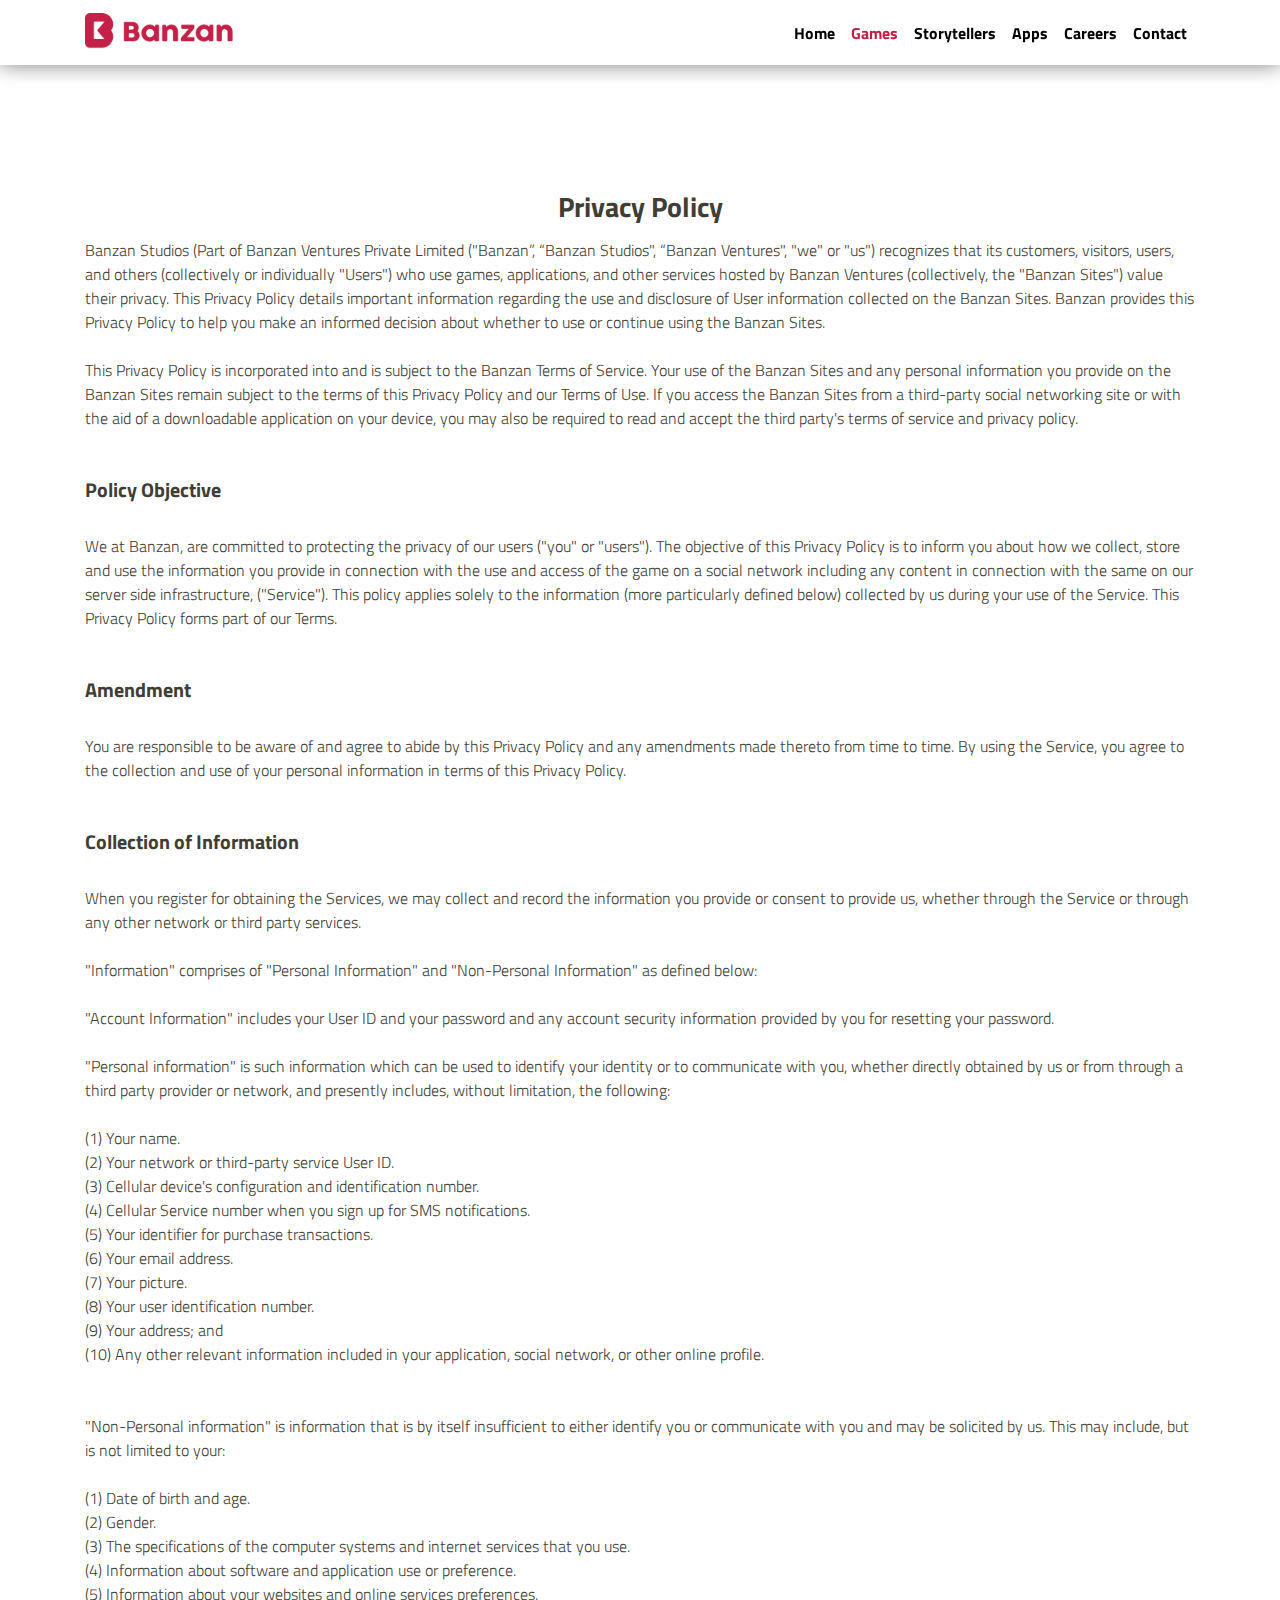
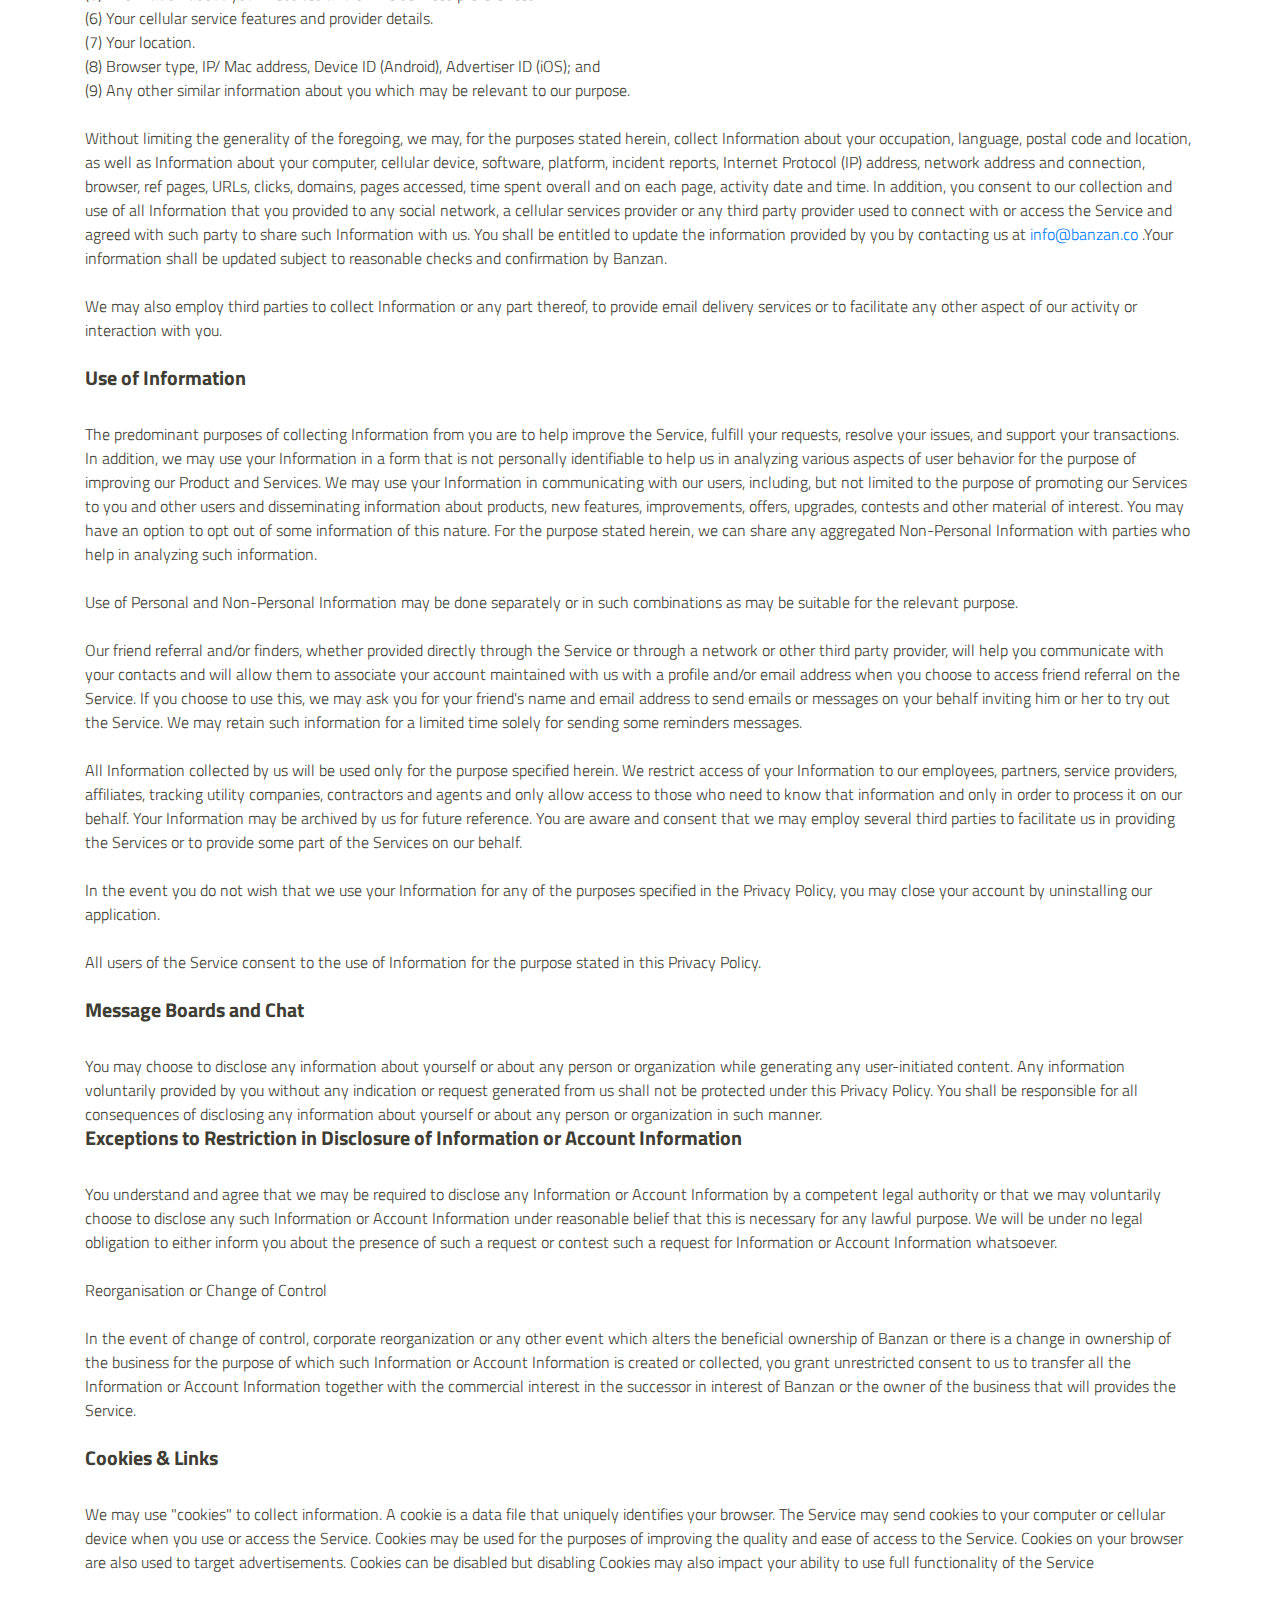
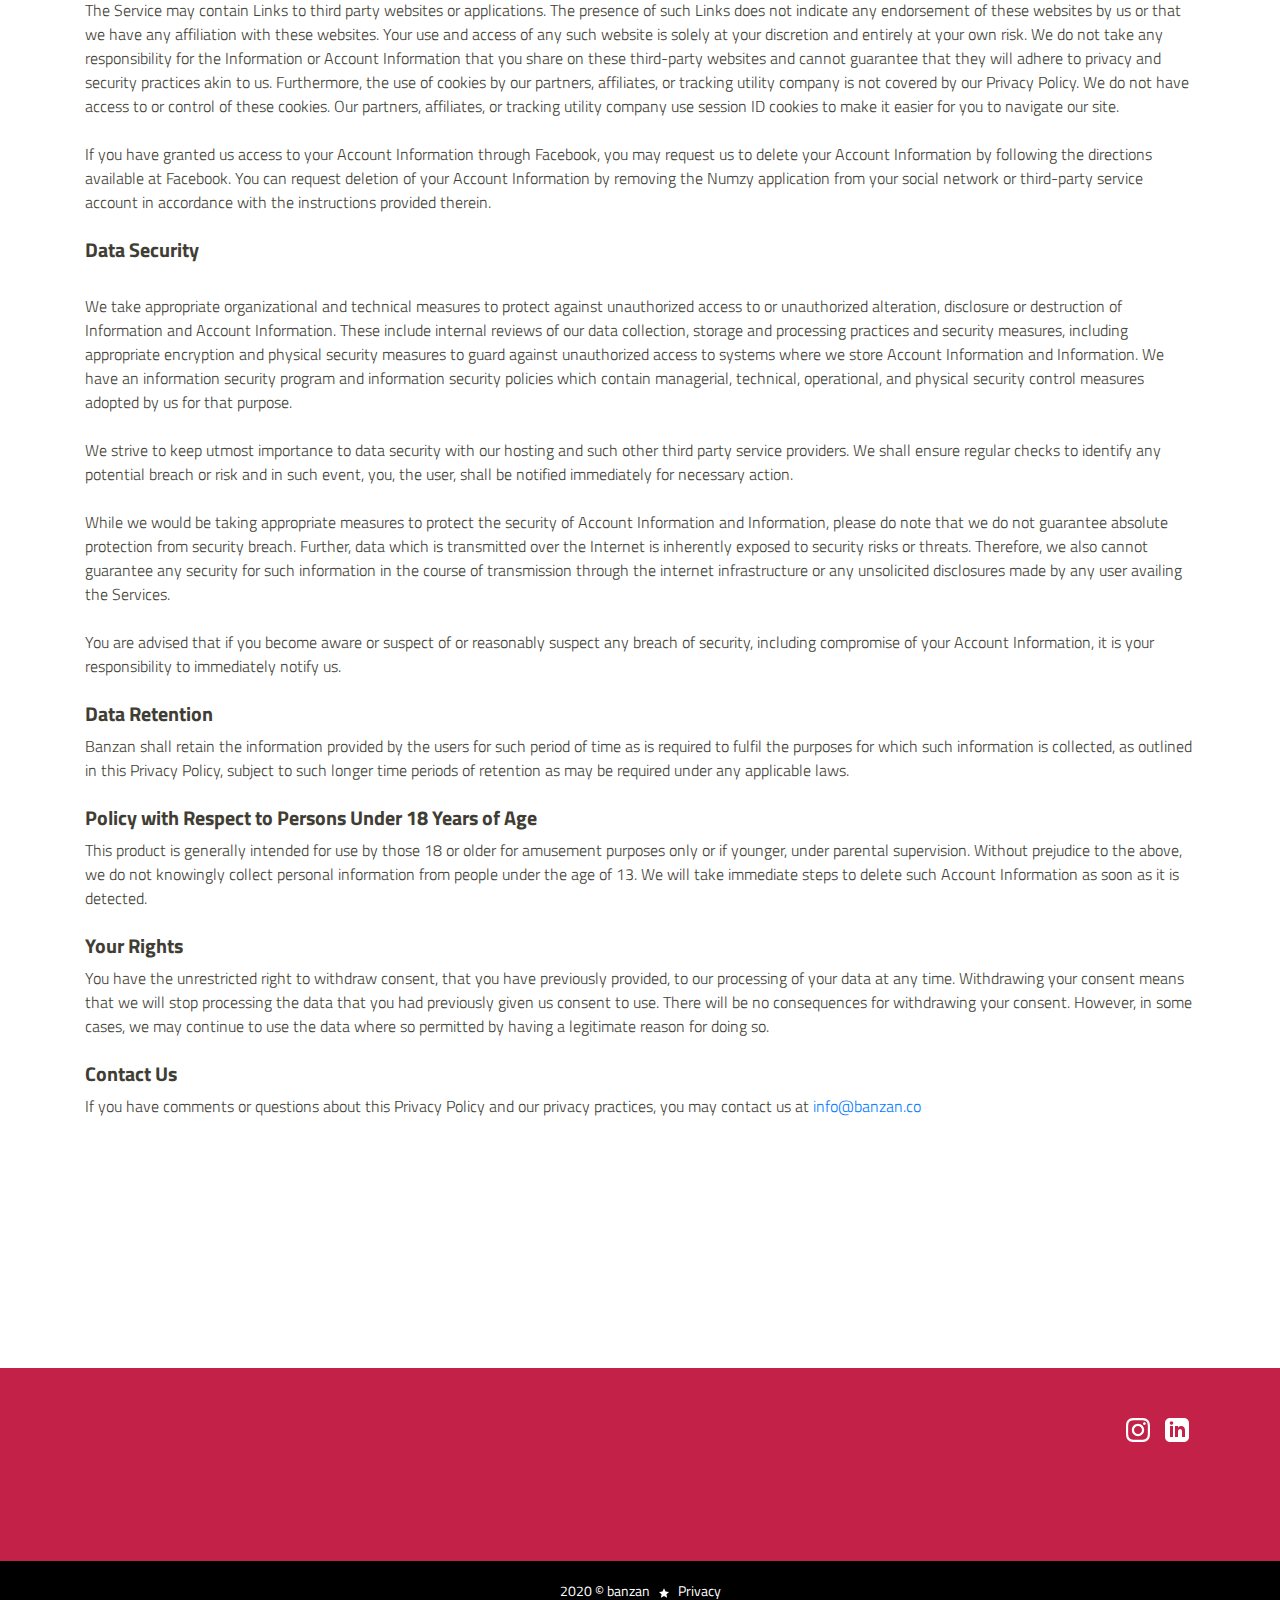
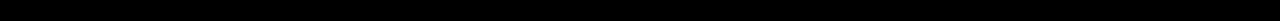
<file: content/policy.html>
<!DOCTYPE html>
<html lang="en">

<head>
    <meta charset="UTF-8">
    <meta name="viewport" content="width=device-width, initial-scale=1.0">
    <title>BANZAN</title>
    <link rel="stylesheet" href="../css/bootstrap/bootstrap.min.css">

    <link href="https://fonts.googleapis.com/css2?family=Titillium+Web:wght@300;700&display=swap" rel="stylesheet">
    <link rel="stylesheet" href="../css/style.css">
</head>

<body>
    <section id="home">
        <!-- Here goes navbar -->
        <nav id="nav" class="navbar navbar-expand-md navbar-light  fixed-top bg-white">
            <div class="container">
                <a class="navbar-brand text-warning smooth-goto" href="../index.html">
                    <img src="../img/Banzan-logo2.png" class="logo-img" alt="">
                </a>
                <button style="border: none;" class="navbar-toggler" type="button" data-toggle="collapse"
                    data-target="#navbarSupportedContent" aria-controls="navbarSupportedContent" aria-expanded="false"
                    aria-label="Toggle navigation">
                    <span class="navbar-toggler-icon"></span>
                </button>
                <div class="collapse navbar-collapse " id="navbarSupportedContent">
                    <ul class="navbar-nav ml-auto font-weight-bold">
                        <li class="nav-item ">
                            <a class="nav-link smooth-goto " href="../index.html">Home</a>
                        </li>
                        <li class="nav-item ">
                            <a class="nav-link smooth-goto active" href="games.html">Games</a>
                        </li>
                        <li class="nav-item ">
                            <a class="nav-link smooth-goto " href="storytellers.html">Storytellers</a>
                        </li>
                        <li class="nav-item ">
                            <a class="nav-link smooth-goto " href="apps.html">Apps</a>
                        </li>
                        <li class="nav-item ">
                            <a class="nav-link smooth-goto" href="career.html">Careers</a>
                        </li>
                        <li class="nav-item ">
                            <a class="nav-link smooth-goto" href="contact.html">Contact</a>
                        </li>
                    </ul>
                </div>
            </div>
        </nav>
        <div class="space-50"></div>
        <div class="space-20"></div>
        <div class="space-20"></div>

    </section>



    <div class="space-50"></div>
    <div class="space-50"></div>



    <section>
        <div class="container">
            <div class="row">
                <div class="col col-12 h3 text-grey text-center  font-weight-bold">
                    Privacy Policy
                </div>
                <br><br>
                <div class="col col-12   font-weight-light text-grey">
                    Banzan Studios (Part of Banzan Ventures Private Limited ("Banzan”, “Banzan Studios", “Banzan
                    Ventures", "we" or "us") recognizes that its customers, visitors, users, and others (collectively or
                    individually "Users") who use games, applications, and other services hosted by Banzan Ventures
                    (collectively, the "Banzan Sites") value their privacy. This Privacy Policy details important
                    information regarding the use and disclosure of User information collected on the Banzan Sites.
                    Banzan provides this Privacy Policy to help you make an informed decision about whether to use or
                    continue using the Banzan Sites.


                    <br><br>
                    This Privacy Policy is incorporated into and is subject to the Banzan Terms of Service. Your use of
                    the Banzan Sites and
                    any personal information you provide on the Banzan Sites remain subject to the terms of this Privacy
                    Policy and our
                    Terms of Use. If you access the Banzan Sites from a third-party social networking site or with the
                    aid of a downloadable
                    application on your device, you may also be required to read and accept the third party's terms of
                    service and privacy
                    policy.


                </div>
                <div class="col col-12   font-weight-light text-grey">
                    <br><br>
                    <div class="font-weight-bold h5"> Policy Objective</div>
                    <br>
                    We at Banzan, are committed to protecting the privacy of our users ("you" or "users"). The objective
                    of this Privacy
                    Policy is to inform you about how we collect, store and use the information you provide in
                    connection with the use and
                    access of the game on a social network including any content in connection with the same on our
                    server side
                    infrastructure, ("Service"). This policy applies solely to the information (more particularly
                    defined below) collected
                    by us during your use of the Service. This Privacy Policy forms part of our Terms.
                </div>
                <div class="col col-12   font-weight-light text-grey">
                    <br><br>
                    <div class="font-weight-bold h5"> Amendment</div>
                    <br>
                    You are responsible to be aware of and agree to abide by this Privacy Policy and any amendments made
                    thereto from time
                    to time. By using the Service, you agree to the collection and use of your personal information in
                    terms of this Privacy
                    Policy.

                </div>
                <div class="col col-12   font-weight-light text-grey">
                    <br><br>
                    <div class="font-weight-bold h5"> Collection of Information</div>
                    <br>
                    When you register for obtaining the Services, we may collect and record the information you provide
                    or consent to
                    provide us, whether through the Service or through any other network or third party services.
                    <br><br>
                    "Information" comprises of "Personal Information" and "Non-Personal Information" as defined below:
                    <br><br>
                    "Account Information" includes your User ID and your password and any account security information
                    provided by you for resetting your password.
                    <br><br>
                    "Personal information" is such information which can be used to identify your identity or to
                    communicate with you, whether directly obtained by us or from through a third party provider or
                    network, and presently includes, without limitation, the following:
                    <br><br>
                    (1) Your name. <br>
                    (2) Your network or third-party service User ID. <br>
                    (3) Cellular device's configuration and identification number. <br>
                    (4) Cellular Service number when you sign up for SMS notifications. <br>
                    (5) Your identifier for purchase transactions. <br>
                    (6) Your email address. <br>
                    (7) Your picture. <br>
                    (8) Your user identification number. <br>
                    (9) Your address; and <br>
                    (10) Any other relevant information included in your application, social network, or other online
                    profile. <br>

                    <br><br>
                    "Non-Personal information" is information that is by itself insufficient to either identify you or
                    communicate with you and may be solicited by us. This may include, but is not limited to your:
                    <br><br>
                    (1) Date of birth and age. <br>
                    (2) Gender. <br>
                    (3) The specifications of the computer systems and internet services that you use. <br>
                    (4) Information about software and application use or preference. <br>
                    (5) Information about your websites and online services preferences. <br>
                    (6) Your cellular service features and provider details. <br>
                    (7) Your location. <br>
                    (8) Browser type, IP/ Mac address, Device ID (Android), Advertiser ID (iOS); and <br>
                    (9) Any other similar information about you which may be relevant to our purpose. <br>

                    <br>

                    Without limiting the generality of the foregoing, we may, for the purposes stated herein, collect
                    Information about your
                    occupation, language, postal code and location, as well as Information about your computer, cellular
                    device, software,
                    platform, incident reports, Internet Protocol (IP) address, network address and connection, browser,
                    ref pages, URLs,
                    clicks, domains, pages accessed, time spent overall and on each page, activity date and time. In
                    addition, you consent
                    to our collection and use of all Information that you provided to any social network, a cellular
                    services provider or
                    any third party provider used to connect with or access the Service and agreed with such party to
                    share such Information
                    with us. You shall be entitled to update the information provided by you by contacting us at <a
                        href="mailto:info@banzan.co">info@banzan.co</a> .Your
                    information shall be updated subject to reasonable checks and confirmation by Banzan. <br>
                    <br>
                    We may also employ third parties to collect Information or any part thereof, to provide email
                    delivery services or to
                    facilitate any other aspect of our activity or interaction with you.
                    <br><br>

                    <div class="h5 font-weight-bold">Use of Information </div>
                    <br>

                    The predominant purposes of collecting Information from you are to help improve the Service, fulfill
                    your requests,
                    resolve your issues, and support your transactions. In addition, we may use your Information in a
                    form that is not
                    personally identifiable to help us in analyzing various aspects of user behavior for the purpose of
                    improving our
                    Product and Services. We may use your Information in communicating with our users, including, but
                    not limited to the
                    purpose of promoting our Services to you and other users and disseminating information about
                    products, new features,
                    improvements, offers, upgrades, contests and other material of interest. You may have an option to
                    opt out of some
                    information of this nature. For the purpose stated herein, we can share any aggregated Non-Personal
                    Information with
                    parties who help in analyzing such information.
                    <br><br>
                    Use of Personal and Non-Personal Information may be done separately or in such combinations as may
                    be suitable for the relevant purpose.
                    <br><br>
                    Our friend referral and/or finders, whether provided directly through the Service or through a
                    network or other third party provider, will help you communicate with your contacts and will allow
                    them to associate your account maintained with us with a profile and/or email address when you
                    choose to access friend referral on the Service. If you choose to use this, we may ask you for your
                    friend's name and email address to send emails or messages on your behalf inviting him or her to try
                    out the Service. We may retain such information for a limited time solely for sending some reminders
                    messages.
                    <br><br>
                    All Information collected by us will be used only for the purpose specified herein. We restrict
                    access of your Information to our employees, partners, service providers, affiliates, tracking
                    utility companies, contractors and agents and only allow access to those who need to know that
                    information and only in order to process it on our behalf. Your Information may be archived by us
                    for future reference. You are aware and consent that we may employ several third parties to
                    facilitate us in providing the Services or to provide some part of the Services on our behalf.
                    <br><br>
                    In the event you do not wish that we use your Information for any of the purposes specified in the
                    Privacy Policy, you may close your account by uninstalling our application.
                    <br><br>
                    All users of the Service consent to the use of Information for the purpose stated in this Privacy
                    Policy.
                    <br><br>

                    <div class="h5 font-weight-bold">Message Boards and Chat</div>
                    <br>
                    You may choose to disclose any information about yourself or about any person or organization while
                    generating any user-initiated content. Any information voluntarily provided by you without any
                    indication or request generated from us shall not be protected under this Privacy Policy. You shall
                    be responsible for all consequences of disclosing any information about yourself or about any person
                    or organization in such manner.
                    <br>

                    <div class="h5 font-weight-bold">Exceptions to Restriction in Disclosure of Information or Account
                        Information </div>
                    <br>
                    You understand and agree that we may be required to disclose any Information or Account Information
                    by a competent legal authority or that we may voluntarily choose to disclose any such Information or
                    Account Information under reasonable belief that this is necessary for any lawful purpose. We will
                    be under no legal obligation to either inform you about the presence of such a request or contest
                    such a request for Information or Account Information whatsoever.
                    <br><br>
                    Reorganisation or Change of Control
                    <br><br>
                    In the event of change of control, corporate reorganization or any other event which alters the
                    beneficial ownership of Banzan or there is a change in ownership of the business for the purpose of
                    which such Information or Account Information is created or collected, you grant unrestricted
                    consent to us to transfer all the Information or Account Information together with the commercial
                    interest in the successor in interest of Banzan or the owner of the business that will provides the
                    Service.
                    <br><br>

                    <div class="h5 font-weight-bold">Cookies & Links</div>
                    <br>
                    We may use "cookies" to collect information. A cookie is a data file that uniquely identifies your
                    browser. The Service may send cookies to your computer or cellular device when you use or access the
                    Service. Cookies may be used for the purposes of improving the quality and ease of access to the
                    Service. Cookies on your browser are also used to target advertisements. Cookies can be disabled but
                    disabling Cookies may also impact your ability to use full functionality of the Service
                    <br><br>
                    The Service may contain Links to third party websites or applications. The presence of such Links
                    does not indicate any endorsement of these websites by us or that we have any affiliation with these
                    websites. Your use and access of any such website is solely at your discretion and entirely at your
                    own risk. We do not take any responsibility for the Information or Account Information that you
                    share on these third-party websites and cannot guarantee that they will adhere to privacy and
                    security practices akin to us. Furthermore, the use of cookies by our partners, affiliates, or
                    tracking utility company is not covered by our Privacy Policy. We do not have access to or control
                    of these cookies. Our partners, affiliates, or tracking utility company use session ID cookies to
                    make it easier for you to navigate our site.
                    <br><br>
                    If you have granted us access to your Account Information through Facebook, you may request us to
                    delete your Account Information by following the directions available at Facebook. You can request
                    deletion of your Account Information by removing the Numzy application from your social network or
                    third-party service account in accordance with the instructions provided therein.
                    <br><br>

                    <div class="h5 font-weight-bold">Data Security</div>
                    <br>
                    We take appropriate organizational and technical measures to protect against unauthorized access to
                    or unauthorized alteration, disclosure or destruction of Information and Account Information. These
                    include internal reviews of our data collection, storage and processing practices and security
                    measures, including appropriate encryption and physical security measures to guard against
                    unauthorized access to systems where we store Account Information and Information. We have an
                    information security program and information security policies which contain managerial, technical,
                    operational, and physical security control measures adopted by us for that purpose.
                    <br><br>
                    We strive to keep utmost importance to data security with our hosting and such other third party
                    service providers. We shall ensure regular checks to identify any potential breach or risk and in
                    such event, you, the user, shall be notified immediately for necessary action.
                    <br><br>
                    While we would be taking appropriate measures to protect the security of Account Information and
                    Information, please do note that we do not guarantee absolute protection from security breach.
                    Further, data which is transmitted over the Internet is inherently exposed to security risks or
                    threats. Therefore, we also cannot guarantee any security for such information in the course of
                    transmission through the internet infrastructure or any unsolicited disclosures made by any user
                    availing the Services.
                    <br><br>
                    You are advised that if you become aware or suspect of or reasonably suspect any breach of security,
                    including compromise of your Account Information, it is your responsibility to immediately notify
                    us.
                    <br><br>
                    <div class="h5 font-weight-bold">Data Retention</div>
                   
                    Banzan shall retain the information provided by the users for such period of time as is required to
                    fulfil the purposes for which such information is collected, as outlined in this Privacy Policy,
                    subject to such longer time periods of retention as may be required under any applicable laws.
                    <br><br>
                    <div class="h5 font-weight-bold">Policy with Respect to Persons Under 18 Years of Age</div>
                   
                    This product is generally intended for use by those 18 or older for amusement purposes only or if
                    younger, under parental supervision. Without prejudice to the above, we do not knowingly collect
                    personal information from people under the age of 13. We will take immediate steps to delete such
                    Account Information as soon as it is detected.
                    <br><br>
                    <div class="h5 font-weight-bold">Your Rights</div>
                   
                    You have the unrestricted right to withdraw consent, that you have previously provided, to our
                    processing of your data at any time. Withdrawing your consent means that we will stop processing the
                    data that you had previously given us consent to use. There will be no consequences for withdrawing
                    your consent. However, in some cases, we may continue to use the data where so permitted by having a
                    legitimate reason for doing so.
                    <br><br>
                    <div class="h5 font-weight-bold">Contact Us</div>
                    If you have comments or questions about this Privacy Policy and our privacy practices, you may
                    contact us at <a href="mailto:info@banzan.co">info@banzan.co</a> 


                </div>
                <div class="space-50"></div>
            </div>
        </div>
    </section>

    <div class="space-50"></div>
    <div class="space-50"></div>
    <div class="space-50"></div>
    <div class="space-50"></div>

    <section id="contact">
        <div class="footer bg-now">
            <div class="space-50"></div>
            <div class="container">
                <div class="row text-white text-small">
                    <div class="col col-12 col-md-4  ">
                        <div class="row">
                            <div class="col-12  col text-center  text-md-left">
                                <a class="text-white" href="idea.html">
                                    <!-- <span class="font-weight-bold"> Share an idea</span>  -->
                                </a>
                                <br><br>
                            </div>
                            <div class="col-12 col text-center text-md-left">
                                <a class="text-white" href="talk.html">
                                    <!-- <span class="font-weight-bold">Wanna talk engagement?</span>  -->
                                </a>

                            </div>
                        </div>
                    </div>
                    <div class="col col-12 col-md-4">
                        <div class="row">
                            <div class="space-20"></div>
                            <div class="space-20"></div>
                        </div>
                    </div>
                    <div class="col col-12 col-md-4 text-md-right text-center">
                        <a href="https://www.instagram.com/banzanco/" target="_blank" >
                            <svg width="24" height="24" fill="white" viewBox="0 0 24 24">
                                <path
                                    d="M12 2.163c3.204 0 3.584.012 4.85.07 3.252.148 4.771 1.691 4.919 4.919.058 1.265.069 1.645.069 4.849 0 3.205-.012 3.584-.069 4.849-.149 3.225-1.664 4.771-4.919 4.919-1.266.058-1.644.07-4.85.07-3.204 0-3.584-.012-4.849-.07-3.26-.149-4.771-1.699-4.919-4.92-.058-1.265-.07-1.644-.07-4.849 0-3.204.013-3.583.07-4.849.149-3.227 1.664-4.771 4.919-4.919 1.266-.057 1.645-.069 4.849-.069zm0-2.163c-3.259 0-3.667.014-4.947.072-4.358.2-6.78 2.618-6.98 6.98-.059 1.281-.073 1.689-.073 4.948 0 3.259.014 3.668.072 4.948.2 4.358 2.618 6.78 6.98 6.98 1.281.058 1.689.072 4.948.072 3.259 0 3.668-.014 4.948-.072 4.354-.2 6.782-2.618 6.979-6.98.059-1.28.073-1.689.073-4.948 0-3.259-.014-3.667-.072-4.947-.196-4.354-2.617-6.78-6.979-6.98-1.281-.059-1.69-.073-4.949-.073zm0 5.838c-3.403 0-6.162 2.759-6.162 6.162s2.759 6.163 6.162 6.163 6.162-2.759 6.162-6.163c0-3.403-2.759-6.162-6.162-6.162zm0 10.162c-2.209 0-4-1.79-4-4 0-2.209 1.791-4 4-4s4 1.791 4 4c0 2.21-1.791 4-4 4zm6.406-11.845c-.796 0-1.441.645-1.441 1.44s.645 1.44 1.441 1.44c.795 0 1.439-.645 1.439-1.44s-.644-1.44-1.439-1.44z" />
                            </svg>
                        </a>
                        &nbsp;
                        &nbsp;
                        <a href="https://www.linkedin.com/company/banzan-ventures" target="_blank"> 
                            <svg width="24" height="24" fill="white" viewBox="0 0 24 24">
                                <path
                                    d="M19 0h-14c-2.761 0-5 2.239-5 5v14c0 2.761 2.239 5 5 5h14c2.762 0 5-2.239 5-5v-14c0-2.761-2.238-5-5-5zm-11 19h-3v-11h3v11zm-1.5-12.268c-.966 0-1.75-.79-1.75-1.764s.784-1.764 1.75-1.764 1.75.79 1.75 1.764-.783 1.764-1.75 1.764zm13.5 12.268h-3v-5.604c0-3.368-4-3.113-4 0v5.604h-3v-11h3v1.765c1.396-2.586 7-2.777 7 2.476v6.759z" />
                            </svg>
                        </a>
                        &nbsp;

                    </div>
                </div>
            </div>
            <div class="space-50"></div>
            <div class="space-50"></div>
            <div class=" bg-black">
                <div class="space-20"></div>
                <div class="space-20 text-center text-small text-white">
                    2020 © banzan 
                    &nbsp;
                    <svg fill="white" width="10" height="10" viewBox="0 0 24 24"><path d="M12 .587l3.668 7.568 8.332 1.151-6.064 5.828 1.48 8.279-7.416-3.967-7.417 3.967 1.481-8.279-6.064-5.828 8.332-1.151z"/></svg>
                    &nbsp;
                    <a class="text-white" href="policy.html">Privacy</a>
                </div>
                <div class="space-20"></div>
            </div>
        </div>
    </section>


</body>
<script src="https://code.jquery.com/jquery-3.1.1.min.js"
    integrity="sha256-hVVnYaiADRTO2PzUGmuLJr8BLUSjGIZsDYGmIJLv2b8=" crossorigin="anonymous"></script>
<script src="../js/script.js"></script>
<script src="../js/bootstrap/bootstrap.min.js"></script>

</html>
</file>
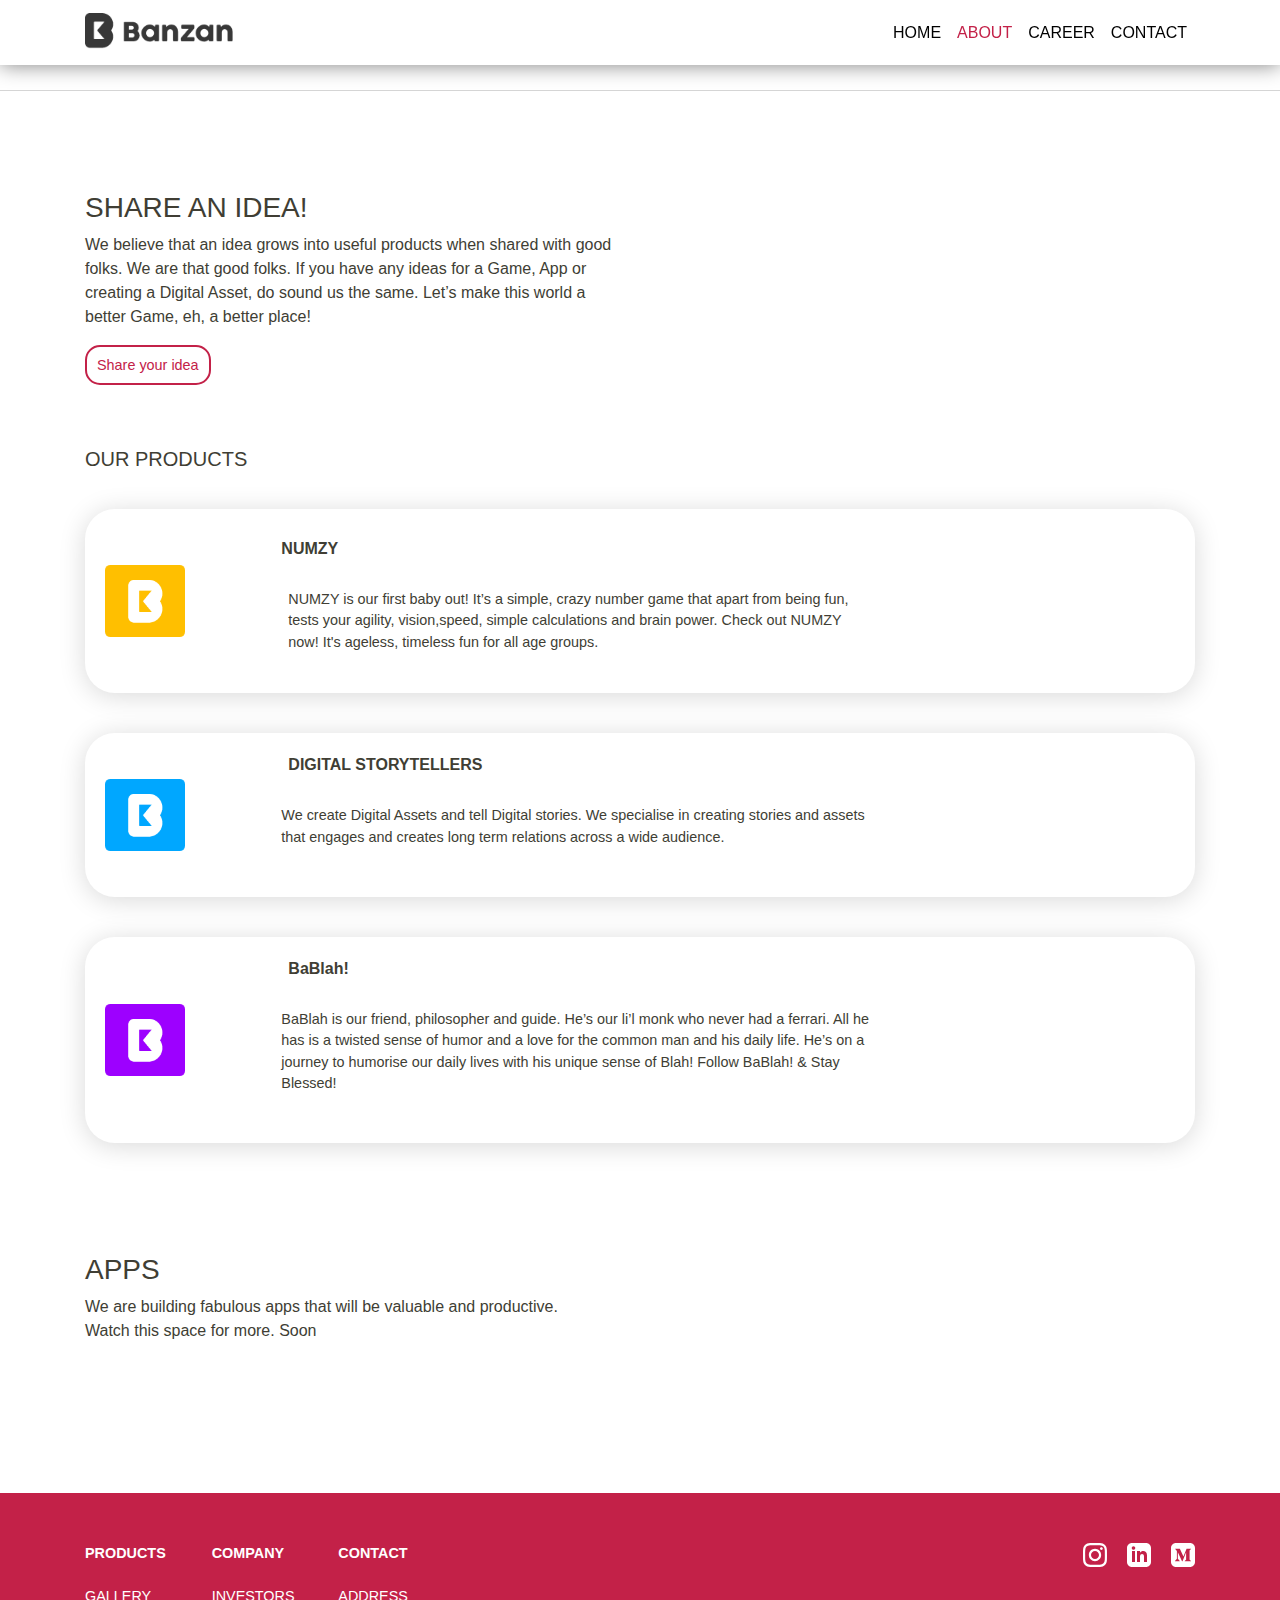
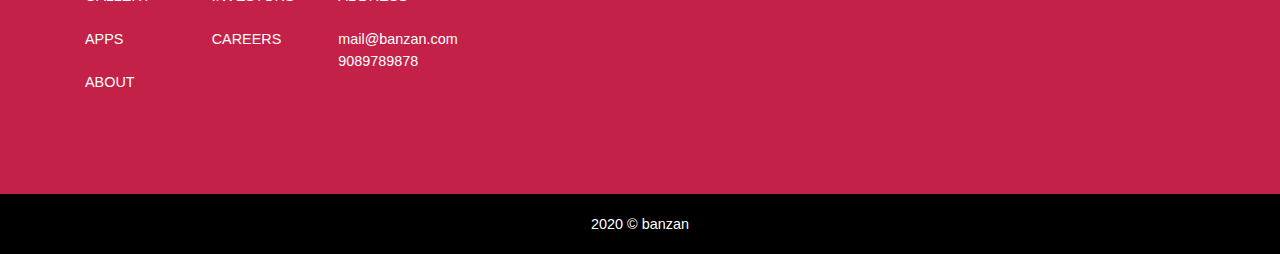
<file: content/products.html>
<!DOCTYPE html>
<html lang="en">
<head>
    <meta charset="UTF-8">
    <meta name="viewport" content="width=device-width, initial-scale=1.0">
    <title>BANZAN</title>
    <link rel="stylesheet" href="../css/bootstrap/bootstrap.min.css">
    <link rel="stylesheet" href="../css/style.css">
</head>
<body  >
    <section id="home">
        <!-- Here goes navbar -->
        <nav id="nav" class="navbar navbar-expand-md navbar-light  fixed-top bg-white">
            <div class="container">
                <a class="navbar-brand text-warning smooth-goto" href="../index.html">
                    <img src="../img/Banzan-logo.png" class="logo-img" alt="">
                </a>
                <button style="border: none;" class="navbar-toggler" type="button" data-toggle="collapse" data-target="#navbarSupportedContent"
                    aria-controls="navbarSupportedContent" aria-expanded="false" aria-label="Toggle navigation">
                    <span class="navbar-toggler-icon"></span>
                </button>
                <div class="collapse navbar-collapse " id="navbarSupportedContent">
                    <ul class="navbar-nav ml-auto font-weight-normal">
                        <li class="nav-item ">
                            <a class="nav-link smooth-goto " href="../index.html">HOME</a>
                        </li>
                        <li class="nav-item ">
                            <a class="nav-link smooth-goto active" href="#about">ABOUT</a>
                        </li>
                        <li class="nav-item ">
                            <a class="nav-link smooth-goto" href="career.html">CAREER</a>
                        </li>
                        <!-- <li class="nav-item ">
                            <a class="nav-link smooth-goto" href="#invstors">INVESTORS</a>
                        </li> -->
                        <li class="nav-item ">
                            <a class="nav-link smooth-goto" href="#contact">CONTACT</a>
                        </li>
                    </ul>
                </div>
            </div>
        </nav>
        <div class="space-50"></div>
        <div class="space-20"></div>
        <div class="space-20"></div>
        <div class="hr"></div>
    </section>

    
    
    <div class="space-50"></div>
    <div class="space-50"></div>
    
    <section>
        <div class="container">
            <div class="row">
                <div class="col col-12 h3 text-grey text-center text-md-left">
                    SHARE AN IDEA!
                </div>
                <div class="col col-12 col-md-6 text-center text-md-left font-weight-light text-grey">
                    We believe that an idea grows into useful products when shared with good folks. We are that good folks.
                    If you have any ideas for a Game, App or creating a Digital Asset, do sound us the same. Let’s make this world a
                    better Game, eh, a better place!
                
                </div>
                <div class="col col-12 text-center text-md-left">
                    <br>
                    <a href="content/share.html" class="text-now font-weight-light btn-now"> Share your idea</a>
                </div>
                <div class="space-50"></div>
            </div>
        </div>
    </section>
    <div class="space-20"></div>

    <section>
        <div class="container">
            <div class="row">
                <div class="col col-12 h5 text-now text-grey text-center text-md-left  ">
                    OUR PRODUCTS
                </div>
            </div>
        </div>
    </section>
    <div class="space-20"></div>
    <section>
        <div class="container">
            <div class="row">
                <div class="col col-12 text-grey">

                    <div class="app-card ">
                        <div class="row d-flex  align-items-center">
                            <div class="col col-12 col-md-2 text-center text-md-left "> <img class="img-fluid app-ico-img" src="../img/app_icon1.png" alt=""></div>
                            <div class="col col-12 col-md-10 text-center text-md-left  font-weight-light">
                                <div class="row">
                                    <div class="col col-12 p-2 font-weight-bold">NUMZY</div>
                                    <div class="col col-12  col-md-8 text-small ">
                                        <!-- <div class="hr"></div> -->
                                        <div class="space-20"></div>
                                            NUMZY is our first baby out! It’s a simple, crazy number game that apart from being fun, 
                                            tests your agility, vision,speed, simple calculations and brain power. 
                                            Check out NUMZY now! It's ageless, timeless fun for all age groups.
                                        <div class="space-20"></div>
                                    </div>
                                </div>
                            </div>
                        </div>
                    </div>
                    <div class="space-20"></div>
                    <div class="app-card ">
                        <div class="row d-flex  align-items-center">
                            <div class="col col-12 col-md-2 text-center text-md-left"> <img class="img-fluid app-ico-img" src="../img/app_icon2.png" alt=""></div>
                            <div class="col col-12 col-md-10 text-center text-md-left  font-weight-light">
                                <div class="row">
                                    <div class="col col-12 font-weight-bold">DIGITAL STORYTELLERS</div>
                                    <div class="col col-12  col-md-8 text-small p-2">
                                        <!-- <div class="hr"></div> -->
                                        <div class="space-20"></div>
                                        We create Digital Assets and tell Digital stories. 
                                        We specialise in creating stories and assets that engages and creates long term relations
                                        across a wide audience.
                                        
                                        
                                        <div class="space-20"></div>
                                    </div>
                                </div>
                            </div>
                        </div>
                    </div>

                    <div class="space-20"></div>
                    <div class="app-card ">
                        <div class="row d-flex  align-items-center">
                            <div class="colcol-12 col-md-2 text-center text-md-left"> <img class="img-fluid app-ico-img" src="../img/app_icon3.png" alt=""></div>
                            <div class="col col-12 col-md-10 text-center text-md-left  font-weight-light">
                                <div class="row">
                                    <div class="col col-12 font-weight-bold">BaBlah!</div>
                                    <div class="col col-12  col-md-8 text-small p-2">
                                        <!-- <div class="hr"></div> -->
                                        <div class="space-20"></div>
                                        BaBlah is our friend, philosopher and guide. He’s our li’l monk who never had a ferrari.
                                        All he has is a twisted sense of humor and a love for the common man and his daily life.
                                        He’s on a journey to humorise our daily lives with his unique sense of Blah!
                                        Follow BaBlah! & Stay Blessed!
                                        
                                        <div class="space-20"></div>
                                    </div>
                                </div>
                            </div>
                        </div>
                    </div>


                </div>
            </div>
        </div>
    </section>

    <div class="space-50"></div>
    <div class="space-50"></div>

    <section>
        <div class="container">
            <div class="row">
                <div class="col col-12 h3 text-grey text-center text-md-left">
                   APPS
                </div>
                <div class="col col-12 col-md-6 text-center text-md-left font-weight-light text-grey">
                    We are building fabulous apps that will be valuable and productive. <br>
                    Watch this space for more. Soon

                </div>
                <div class="space-50"></div>
            </div>
        </div>
    </section>

    <div class="space-50"></div>
    <div class="space-50"></div>
    
    <section id="contact">
        <div class="footer bg-now">
            <div class="space-50"></div>
            <div class="container">
                <div class="row text-white text-small">
                    <div class="col col-12 col-md-4 d-none d-md-block">
                        <div class="row">
                            <div class="col-4 col">
                                <span class="font-weight-bold"> PRODUCTS</span>  
                                <br>
                                <br>
                                GALLERY
                                <br>
                                <br>
                                APPS
                                <br><br>
                                ABOUT 
                            </div>
                            <div class="col-4 col">
                                <span class="font-weight-bold"> COMPANY</span>  
                                <br>
                                <br>
                                INVESTORS
                                <br>
                                <br>
                                CAREERS
                              
                            </div>
                            <div class="col-4 col">
                                <span class="font-weight-bold"> CONTACT</span>  
                                <br>
                                <br>
                                ADDRESS
                                <br>
                                <br>
                                mail@banzan.com <br>
                                9089789878 
                            </div>
                        </div>
                    </div>
                    <div class="col col-12 col-md-4"></div>
                    <div class="col col-12 col-md-4 text-md-right text-center">
                        <a href="">
                            <svg  width="24" height="24" fill="white" viewBox="0 0 24 24"><path d="M12 2.163c3.204 0 3.584.012 4.85.07 3.252.148 4.771 1.691 4.919 4.919.058 1.265.069 1.645.069 4.849 0 3.205-.012 3.584-.069 4.849-.149 3.225-1.664 4.771-4.919 4.919-1.266.058-1.644.07-4.85.07-3.204 0-3.584-.012-4.849-.07-3.26-.149-4.771-1.699-4.919-4.92-.058-1.265-.07-1.644-.07-4.849 0-3.204.013-3.583.07-4.849.149-3.227 1.664-4.771 4.919-4.919 1.266-.057 1.645-.069 4.849-.069zm0-2.163c-3.259 0-3.667.014-4.947.072-4.358.2-6.78 2.618-6.98 6.98-.059 1.281-.073 1.689-.073 4.948 0 3.259.014 3.668.072 4.948.2 4.358 2.618 6.78 6.98 6.98 1.281.058 1.689.072 4.948.072 3.259 0 3.668-.014 4.948-.072 4.354-.2 6.782-2.618 6.979-6.98.059-1.28.073-1.689.073-4.948 0-3.259-.014-3.667-.072-4.947-.196-4.354-2.617-6.78-6.979-6.98-1.281-.059-1.69-.073-4.949-.073zm0 5.838c-3.403 0-6.162 2.759-6.162 6.162s2.759 6.163 6.162 6.163 6.162-2.759 6.162-6.163c0-3.403-2.759-6.162-6.162-6.162zm0 10.162c-2.209 0-4-1.79-4-4 0-2.209 1.791-4 4-4s4 1.791 4 4c0 2.21-1.791 4-4 4zm6.406-11.845c-.796 0-1.441.645-1.441 1.44s.645 1.44 1.441 1.44c.795 0 1.439-.645 1.439-1.44s-.644-1.44-1.439-1.44z"/></svg>
                        </a>
                        &nbsp;
                        &nbsp;
                        <a href="">
                            <svg width="24" height="24" fill="white" viewBox="0 0 24 24"><path d="M19 0h-14c-2.761 0-5 2.239-5 5v14c0 2.761 2.239 5 5 5h14c2.762 0 5-2.239 5-5v-14c0-2.761-2.238-5-5-5zm-11 19h-3v-11h3v11zm-1.5-12.268c-.966 0-1.75-.79-1.75-1.764s.784-1.764 1.75-1.764 1.75.79 1.75 1.764-.783 1.764-1.75 1.764zm13.5 12.268h-3v-5.604c0-3.368-4-3.113-4 0v5.604h-3v-11h3v1.765c1.396-2.586 7-2.777 7 2.476v6.759z"/></svg>
                        </a>
                        &nbsp;
                        &nbsp;
                        <a href="">
                            <svg width="24" height="24" fill="white" fill-rule="evenodd" clip-rule="evenodd"><path d="M19 24h-14c-2.761 0-5-2.239-5-5v-14c0-2.761 2.239-5 5-5h14c2.762 0 5 2.239 5 5v14c0 2.761-2.237 4.999-5 5zm.97-5.649v-.269l-1.247-1.224c-.11-.084-.165-.222-.142-.359v-8.998c-.023-.137.032-.275.142-.359l1.277-1.224v-.269h-4.422l-3.152 7.863-3.586-7.863h-4.638v.269l1.494 1.799c.146.133.221.327.201.523v7.072c.044.255-.037.516-.216.702l-1.681 2.038v.269h4.766v-.269l-1.681-2.038c-.181-.186-.266-.445-.232-.702v-6.116l4.183 9.125h.486l3.593-9.125v7.273c0 .194 0 .232-.127.359l-1.292 1.254v.269h6.274z"/></svg>
                        </a>
                    </div>
                </div>
            </div>
            <div class="space-50"></div>
            <div class="space-50"></div>
            <div class=" bg-black">
                <div class="space-20"></div>
                <div class="space-20 text-center text-small text-white">2020 © banzan</div>
                <div class="space-20"></div>
            </div>
        </div>
    </section>

</body>
<script
    src="https://code.jquery.com/jquery-3.1.1.min.js"
    integrity="sha256-hVVnYaiADRTO2PzUGmuLJr8BLUSjGIZsDYGmIJLv2b8="
    crossorigin="anonymous"></script>
<script src="../js/script.js"></script>
<script src="../js/bootstrap/bootstrap.min.js"></script>
</html>
</file>
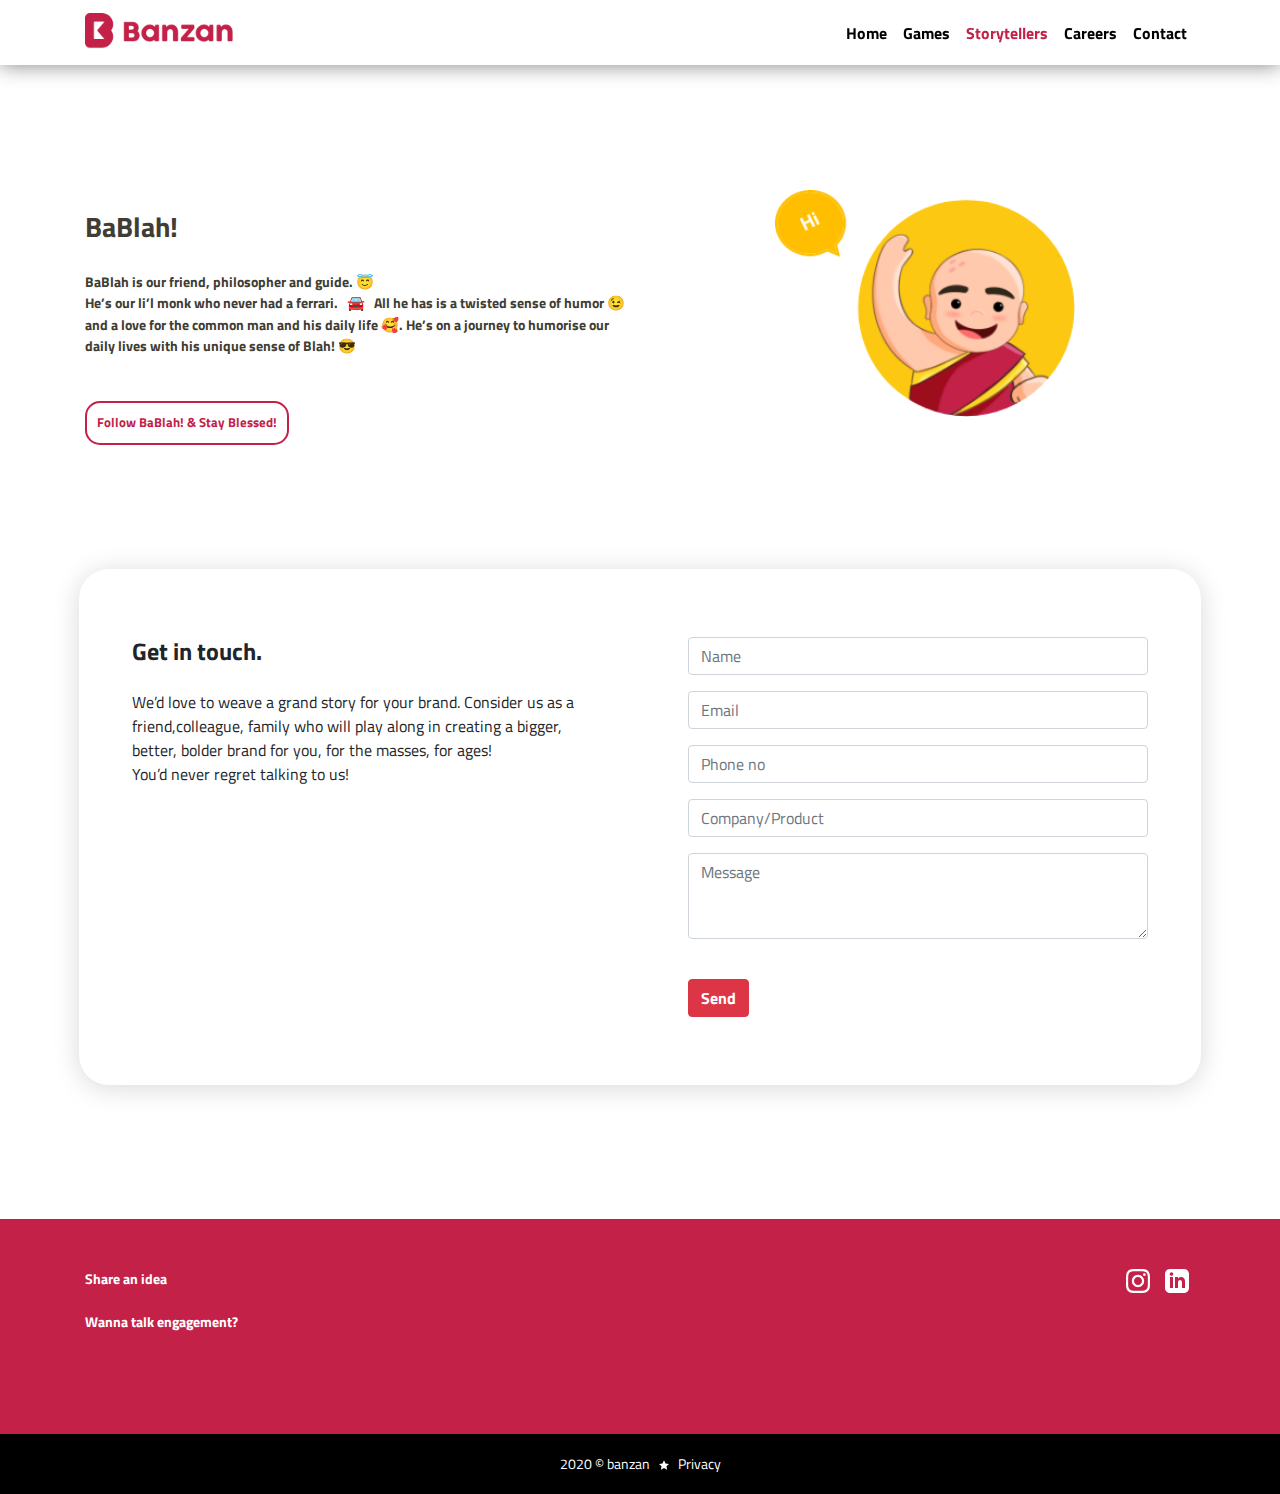
<file: content/storytellers.html>
<!DOCTYPE html>
<html lang="en">
<head>
    <meta charset="UTF-8">
    <meta name="viewport" content="width=device-width, initial-scale=1.0">
    <title>BANZAN</title>
    <link rel="stylesheet" href="../css/bootstrap/bootstrap.min.css">

    <link href="https://fonts.googleapis.com/css2?family=Titillium+Web:wght@300;700&display=swap" rel="stylesheet">
    <link rel="stylesheet" href="../css/style.css">
    <link rel="stylesheet" href="https://s.pageclip.co/v1/pageclip.css" media="screen">
</head>
<body  >
    <section id="home">
        <!-- Here goes navbar -->
        <nav id="nav" class="navbar navbar-expand-md navbar-light  fixed-top bg-white">
            <div class="container">
                <a class="navbar-brand text-warning smooth-goto" href="../index.html">
                    <img src="../img/Banzan-logo2.png" class="logo-img" alt="">
                </a>
                <button style="border: none;" class="navbar-toggler" type="button" data-toggle="collapse" data-target="#navbarSupportedContent"
                    aria-controls="navbarSupportedContent" aria-expanded="false" aria-label="Toggle navigation">
                    <span class="navbar-toggler-icon"></span>
                </button>
                <div class="collapse navbar-collapse " id="navbarSupportedContent">
                    <ul class="navbar-nav ml-auto font-weight-bold">
                        <li class="nav-item ">
                            <a class="nav-link smooth-goto " href="../index.html">Home</a>
                        </li>
                        <li class="nav-item ">
                            <a class="nav-link smooth-goto " href="games.html">Games</a>
                        </li>
                        <li class="nav-item ">
                            <a class="nav-link smooth-goto active" href="storytellers.html">Storytellers</a>
                        </li>
                        <!-- <li class="nav-item ">
                            <a class="nav-link smooth-goto " href="apps.html">Apps</a>
                        </li> -->
                        <li class="nav-item ">
                            <a class="nav-link smooth-goto" href="career.html">Careers</a>
                        </li>
                        <li class="nav-item ">
                            <a class="nav-link smooth-goto" href="contact.html">Contact</a>
                        </li>
                    </ul>
                </div>
            </div>
        </nav>
        <div class="space-50"></div>
        <div class="space-20"></div>
        <div class="space-20"></div>
     
    </section>

    <div class="space-50"></div>
    <div class="space-50"></div>

    <section id="digitalStoryTellers">
        <div class="container">
            <div class="row d-flex text-center  text-md-left d-flex">
                <div class="col-12 col col-md-6 order-1 order-md-2 ">
                    <div class="row">
                        <div class="col col-12 text-center ">
                            <img src="../img/phone_3_bablah.png"  class=" phone-3" alt="">
                        </div>
                    </div>
                    <div class="space-20"></div>
                </div>

                <div class="col-12 col col-md-6 order-2 order-md-1">
                    <div class="space-20"></div>
                    <div class="row">
                        <div class="col col-12 text-now font-weight-bold h3 text-grey">
                            BaBlah!
                        </div>
                        <div class="col col-12 text-now  font-weight-bold text-small text-left text-grey">
                            <div class="space-20"></div>
                            BaBlah is our friend, philosopher and guide. 😇 <br>
                            He’s our li’l monk who never had a ferrari. &nbsp; 🚘  &nbsp;
                            All he has is a twisted sense of humor 😉 and a love for the common man and his daily life 🥰.
                            He’s on a journey to humorise our daily lives with his unique sense of Blah! 😎 <br><br>
                            <br>
                          
                                <a target="_blank" href="https://www.instagram.com/gobablah/" class="text-now btn-outline-danger btn btn-now font-weight-bold">
                                 
                                    Follow BaBlah! & Stay Blessed!
                                </a> 

                   
                            
                        </div>
                        
                        <div class="space-20"></div>
                        
                    </div>
                </div>
            </div>
        </div>
    </section>

    <div class="space-20"></div>
    <section>
        <div class="container p-4">
            <div class="space-50"></div>
            <div class="row">
                <div class="col col-12 app-card">
                
                    <div class="row">
                        <div class="col col-12 text-center text-md-left col-md-6 p-5">
                            <span class="h4 font-weight-bold">
                                Get in touch. <br>
                            </span>
                            <span class="">
                            
                                <br>
                                We’d love to weave a grand story for your brand. Consider us as a friend,colleague, family who will play along in
                                creating a bigger, better, bolder brand for you, for the masses, for ages!
                                <br>
                                You’d never regret talking to us!
                            </span>
                        </div>
                        <div class="col col-12 col-md-6  p-5 text-center text-md-left">
                            <form action="https://send.pageclip.co/7QzxxsJWndNFCbUJwaRxEnrPtN2em1p0/Get-in-touch" class="pageclip-form" method="post">
                                <div class="form-group">
                                    <input required type="text" name="name" class="form-control" placeholder="Name">
                                </div>
                                <div class="form-group">
                                    <input required type="email" name="email" class="form-control" placeholder="Email">
                                </div>
                                <div class="form-group">
                                    <input required type="text" name="phone-no" class="form-control" placeholder="Phone no">
                                </div>
                                <div class="form-group">
                                    <input type="text" name="company" class="form-control" placeholder="Company/Product">
                                </div>
                                <div class="form-group">
                                    <textarea required name="message" class="form-control" id="" cols="30" rows="3" placeholder="Message" ></textarea>
                                </div>
                                <br>
                                <!-- <a href="" class="btn-now text-now font-weight-bold">SEND</a> -->
                                <button type="submit" class="pageclip-form__submit btn btn-danger text-white font-weight-bold">
                                    <span>Send</span>
                                  </button>
                            </form>

                        </div>
                    </div>
                </div>
            </div>
        </div>
    </section>
    <div class="space-50"></div>
    <div class="space-50"></div>
    
    <section id="contact">
        <div class="footer bg-now">
            <div class="space-50"></div>
            <div class="container">
                <div class="row text-white text-small">
                    <div class="col col-12 col-md-4  ">
                        <div class="row"> 
                            <div class="col-12  col text-center  text-md-left">
                                <a class="text-white" href="idea.html">
                                    <span class="font-weight-bold"> Share an idea</span> 
                                </a> 
                               <br><br>
                            </div>
                            <div class="col-12 col text-center text-md-left">
                                <a class="text-white" href="talk.html">
                                    <span class="font-weight-bold">Wanna talk engagement?</span> 
                                </a> 
                               
                            </div>
                        </div>
                    </div>
                    <div class="col col-12 col-md-4">
                        <div class="row"> 
                            <div class="space-20"></div>
                            <div class="space-20"></div>
                        </div>
                    </div>
                    <div class="col col-12 col-md-4 text-md-right text-center">
                        <a href="https://www.instagram.com/banzanco/" target="_blank">
                            <svg  width="24" height="24" fill="white" viewBox="0 0 24 24"><path d="M12 2.163c3.204 0 3.584.012 4.85.07 3.252.148 4.771 1.691 4.919 4.919.058 1.265.069 1.645.069 4.849 0 3.205-.012 3.584-.069 4.849-.149 3.225-1.664 4.771-4.919 4.919-1.266.058-1.644.07-4.85.07-3.204 0-3.584-.012-4.849-.07-3.26-.149-4.771-1.699-4.919-4.92-.058-1.265-.07-1.644-.07-4.849 0-3.204.013-3.583.07-4.849.149-3.227 1.664-4.771 4.919-4.919 1.266-.057 1.645-.069 4.849-.069zm0-2.163c-3.259 0-3.667.014-4.947.072-4.358.2-6.78 2.618-6.98 6.98-.059 1.281-.073 1.689-.073 4.948 0 3.259.014 3.668.072 4.948.2 4.358 2.618 6.78 6.98 6.98 1.281.058 1.689.072 4.948.072 3.259 0 3.668-.014 4.948-.072 4.354-.2 6.782-2.618 6.979-6.98.059-1.28.073-1.689.073-4.948 0-3.259-.014-3.667-.072-4.947-.196-4.354-2.617-6.78-6.979-6.98-1.281-.059-1.69-.073-4.949-.073zm0 5.838c-3.403 0-6.162 2.759-6.162 6.162s2.759 6.163 6.162 6.163 6.162-2.759 6.162-6.163c0-3.403-2.759-6.162-6.162-6.162zm0 10.162c-2.209 0-4-1.79-4-4 0-2.209 1.791-4 4-4s4 1.791 4 4c0 2.21-1.791 4-4 4zm6.406-11.845c-.796 0-1.441.645-1.441 1.44s.645 1.44 1.441 1.44c.795 0 1.439-.645 1.439-1.44s-.644-1.44-1.439-1.44z"/></svg>
                        </a>
                        &nbsp;
                        &nbsp;
                        <a href="https://www.linkedin.com/company/banzan-ventures" target="_blank"> 
                            <svg width="24" height="24" fill="white" viewBox="0 0 24 24"><path d="M19 0h-14c-2.761 0-5 2.239-5 5v14c0 2.761 2.239 5 5 5h14c2.762 0 5-2.239 5-5v-14c0-2.761-2.238-5-5-5zm-11 19h-3v-11h3v11zm-1.5-12.268c-.966 0-1.75-.79-1.75-1.764s.784-1.764 1.75-1.764 1.75.79 1.75 1.764-.783 1.764-1.75 1.764zm13.5 12.268h-3v-5.604c0-3.368-4-3.113-4 0v5.604h-3v-11h3v1.765c1.396-2.586 7-2.777 7 2.476v6.759z"/></svg>
                        </a>
                        &nbsp;
                        
                    </div>
                </div>
            </div>
            <div class="space-50"></div>
            <div class="space-50"></div>
            <div class=" bg-black">
                <div class="space-20"></div>
                <div class="space-20 text-center text-small text-white">
                    2020 © banzan 
                    &nbsp;
                    <svg fill="white" width="10" height="10" viewBox="0 0 24 24"><path d="M12 .587l3.668 7.568 8.332 1.151-6.064 5.828 1.48 8.279-7.416-3.967-7.417 3.967 1.481-8.279-6.064-5.828 8.332-1.151z"/></svg>
                    &nbsp;
                    <a class="text-white" href="policy.html">Privacy</a>
                </div>
                <div class="space-20"></div>
            </div>
        </div>
    </section>


    <script src="https://s.pageclip.co/v1/pageclip.js" charset="utf-8"></script>
</body>
<script
    src="https://code.jquery.com/jquery-3.1.1.min.js"
    integrity="sha256-hVVnYaiADRTO2PzUGmuLJr8BLUSjGIZsDYGmIJLv2b8="
    crossorigin="anonymous"></script>
<script src="../js/script.js"></script>
<script src="../js/bootstrap/bootstrap.min.js"></script>
</html>
</file>
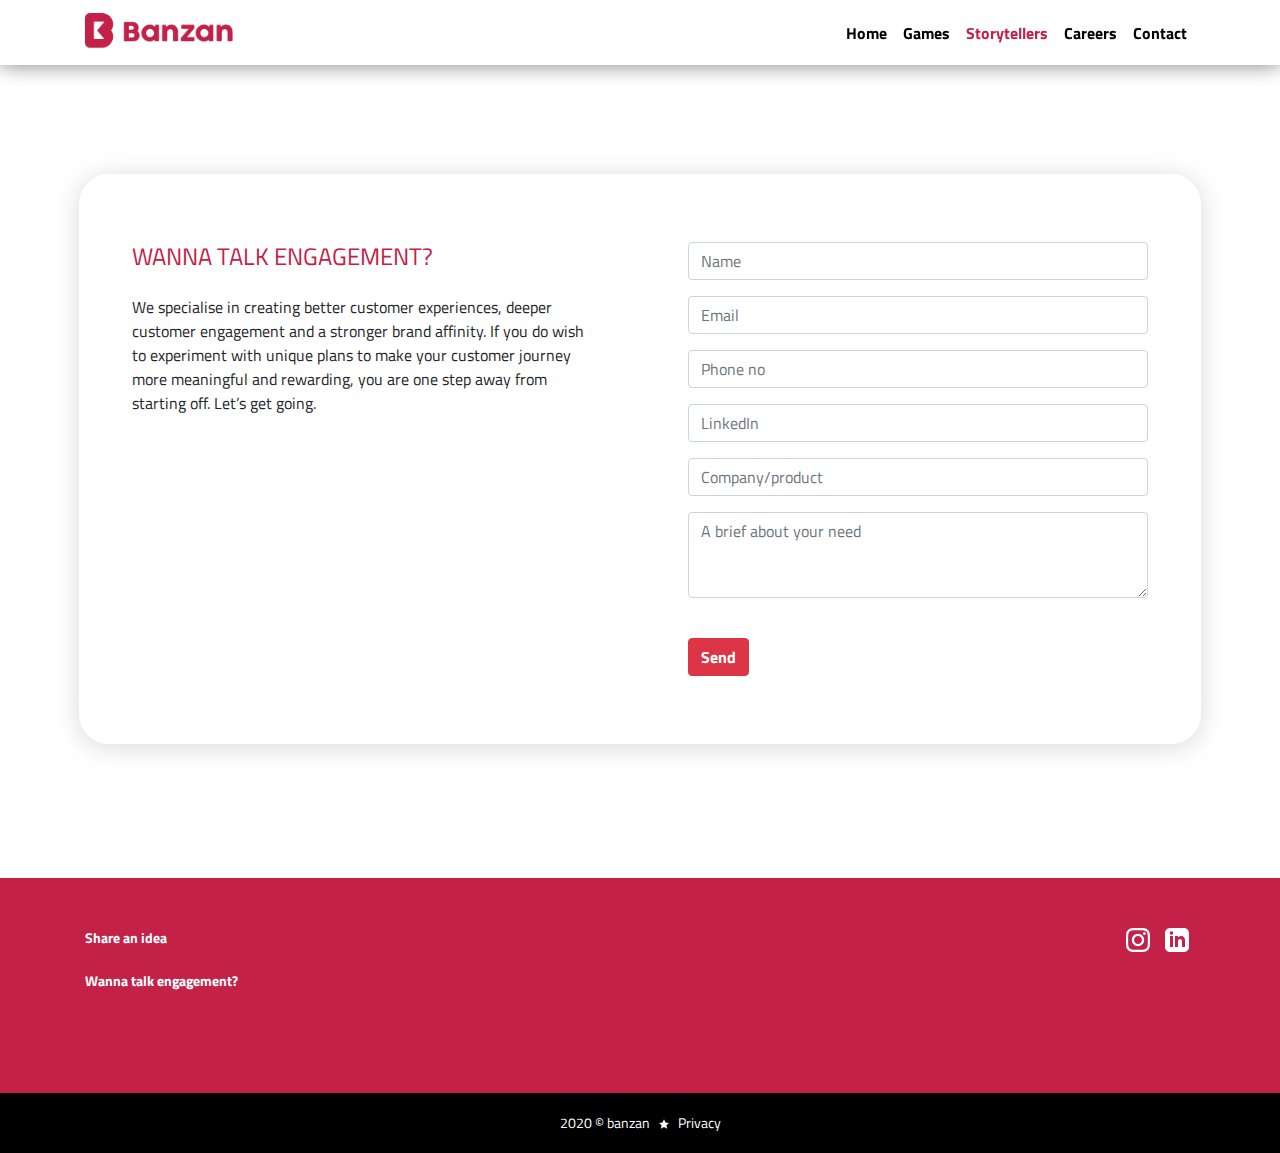
<file: content/talk.html>
<!DOCTYPE html>
<html lang="en">
<head>
    <meta charset="UTF-8">
    <meta name="viewport" content="width=device-width, initial-scale=1.0">
    <title>BANZAN</title>
    <link rel="stylesheet" href="../css/bootstrap/bootstrap.min.css">

    <link href="https://fonts.googleapis.com/css2?family=Titillium+Web:wght@300;700&display=swap" rel="stylesheet">
    <link rel="stylesheet" href="../css/style.css">

    <link rel="stylesheet" href="https://s.pageclip.co/v1/pageclip.css" media="screen">

</head>
<body  >
    <section id="home">
        <!-- Here goes navbar -->
        <nav id="nav" class="navbar navbar-expand-md navbar-light  fixed-top bg-white">
            <div class="container">
                <a class="navbar-brand text-warning smooth-goto" href="../index.html">
                    <img src="../img/Banzan-logo2.png" class="logo-img" alt="">
                </a>
                <button style="border: none;" class="navbar-toggler" type="button" data-toggle="collapse" data-target="#navbarSupportedContent"
                    aria-controls="navbarSupportedContent" aria-expanded="false" aria-label="Toggle navigation">
                    <span class="navbar-toggler-icon"></span>
                </button>
                <div class="collapse navbar-collapse " id="navbarSupportedContent">
                    <ul class="navbar-nav ml-auto font-weight-bold">
                        <li class="nav-item ">
                            <a class="nav-link smooth-goto " href="../index.html">Home</a>
                        </li>
                        <li class="nav-item ">
                            <a class="nav-link smooth-goto  " href="games.html">Games</a>
                        </li>
                        <li class="nav-item ">
                            <a class="nav-link smooth-goto active" href="storytellers.html">Storytellers</a>
                        </li>
                        <!-- <li class="nav-item ">
                            <a class="nav-link smooth-goto " href="apps.html">Apps</a>
                        </li> -->
                        <li class="nav-item ">
                            <a class="nav-link smooth-goto" href="career.html">Careers</a>
                        </li>
                        <li class="nav-item ">
                            <a class="nav-link smooth-goto" href="contact.html">Contact</a>
                        </li>
                    </ul>
                </div>
            </div>
        </nav>
        <div class="space-50"></div>
        <div class="space-20"></div>
        <div class="space-20"></div>
       
    </section>


    
    <section>
        <div class="container p-4">
            <div class="space-50"></div>
            <div class="row">
                <div class="col col-12 app-card">
                
                    <div class="row">
                        <div class="col col-12 col-md-6 p-5 text-center text-md-left ">
                            <span class="h4 text-now">
                                WANNA TALK ENGAGEMENT?
                            </span>
                            <br><br>
                            <span class="">
                                We specialise in creating better customer experiences, deeper customer engagement and a stronger brand affinity. If
                                you
                                do wish to experiment with unique plans to make your customer journey more meaningful and rewarding, you are one
                                step
                                away from starting off. Let’s get going.
                            
                            </span>
                        </div>
                        <div class="col col-12 col-md-6  p-5 text-center text-md-left">
                            <form action="https://send.pageclip.co/lXwXjtB5l5sX88n6EOyUzicOoQdiagEg/Wanna-talk-form" class="pageclip-form" method="post">
                                <div class="form-group">
                                    <input required type="text" class="form-control" name="name" placeholder="Name">
                                </div>
                                <div class="form-group">
                                    <input required type="email" class="form-control" name="email" placeholder="Email">
                                </div>
                                <div class="form-group">
                                    <input required type="text" class="form-control" name="Phone-no" placeholder="Phone no">
                                </div>
                                <div class="form-group">
                                    <input type="text" class="form-control" name="LinkedIn" placeholder="LinkedIn">
                                </div>
                                <div class="form-group">
                                    <input type="text" class="form-control" name="Company" placeholder="Company/product">
                                </div>
                                <div class="form-group">
                                    <textarea required name="message" class="form-control" id="" cols="30" rows="3" placeholder="A brief about your need" ></textarea>
                                </div>
                                <br>
                                <!-- <a href="" class="btn-now text-now font-weight-bold">SEND</a> -->
                                <button type="submit" class="pageclip-form__submit btn btn-danger text-white font-weight-bold">
                                    <span>Send</span>
                                  </button>
                            </form>

                        </div>
                    </div>
                </div>
            </div>
        </div>
    </section>
   
    <div class="space-50"></div>
    <div class="space-50"></div>

    <!-- <section>
        <div class="container p-4">
            <div class="space-20"></div>
            <div class="row">
                <div class="col col-12 app-card">
                
                    <div class="row">
                        <div class="col col-12 col-md-6 p-5 text-center text-md-left">
                            Address <br> Kochi <br> 8978
                        </div>
                        <div class="col col-12 col-md-6  p-5 text-center text-md-left">
                            mail@company.com <br> 8989787809
                        </div>
                    </div>
                </div>
            </div>
        </div>
    </section> -->
    
    <section id="contact">
        <div class="footer bg-now">
            <div class="space-50"></div>
            <div class="container">
                <div class="row text-white text-small">
                    <div class="col col-12 col-md-4  ">
                        <div class="row"> 
                            <div class="col-12  col text-center  text-md-left">
                                <a class="text-white" href="idea.html">
                                    <span class="font-weight-bold"> Share an idea</span> 
                                </a> 
                               <br><br>
                            </div>
                            <div class="col-12 col text-center text-md-left">
                                <a class="text-white" href="talk.html">
                                    <span class="font-weight-bold">Wanna talk engagement?</span> 
                                </a> 
                               
                            </div>
                        </div>
                    </div>
                    <div class="col col-12 col-md-4">
                        <div class="row"> 
                            <div class="space-20"></div>
                            <div class="space-20"></div>
                        </div>
                    </div>
                    <div class="col col-12 col-md-4 text-md-right text-center">
                        <a href="https://www.instagram.com/banzanco/" target="_blank">
                            <svg  width="24" height="24" fill="white" viewBox="0 0 24 24"><path d="M12 2.163c3.204 0 3.584.012 4.85.07 3.252.148 4.771 1.691 4.919 4.919.058 1.265.069 1.645.069 4.849 0 3.205-.012 3.584-.069 4.849-.149 3.225-1.664 4.771-4.919 4.919-1.266.058-1.644.07-4.85.07-3.204 0-3.584-.012-4.849-.07-3.26-.149-4.771-1.699-4.919-4.92-.058-1.265-.07-1.644-.07-4.849 0-3.204.013-3.583.07-4.849.149-3.227 1.664-4.771 4.919-4.919 1.266-.057 1.645-.069 4.849-.069zm0-2.163c-3.259 0-3.667.014-4.947.072-4.358.2-6.78 2.618-6.98 6.98-.059 1.281-.073 1.689-.073 4.948 0 3.259.014 3.668.072 4.948.2 4.358 2.618 6.78 6.98 6.98 1.281.058 1.689.072 4.948.072 3.259 0 3.668-.014 4.948-.072 4.354-.2 6.782-2.618 6.979-6.98.059-1.28.073-1.689.073-4.948 0-3.259-.014-3.667-.072-4.947-.196-4.354-2.617-6.78-6.979-6.98-1.281-.059-1.69-.073-4.949-.073zm0 5.838c-3.403 0-6.162 2.759-6.162 6.162s2.759 6.163 6.162 6.163 6.162-2.759 6.162-6.163c0-3.403-2.759-6.162-6.162-6.162zm0 10.162c-2.209 0-4-1.79-4-4 0-2.209 1.791-4 4-4s4 1.791 4 4c0 2.21-1.791 4-4 4zm6.406-11.845c-.796 0-1.441.645-1.441 1.44s.645 1.44 1.441 1.44c.795 0 1.439-.645 1.439-1.44s-.644-1.44-1.439-1.44z"/></svg>
                        </a>
                        &nbsp;
                        &nbsp;
                        <a href="https://www.linkedin.com/company/banzan-ventures" target="_blank"> 
                            <svg width="24" height="24" fill="white" viewBox="0 0 24 24"><path d="M19 0h-14c-2.761 0-5 2.239-5 5v14c0 2.761 2.239 5 5 5h14c2.762 0 5-2.239 5-5v-14c0-2.761-2.238-5-5-5zm-11 19h-3v-11h3v11zm-1.5-12.268c-.966 0-1.75-.79-1.75-1.764s.784-1.764 1.75-1.764 1.75.79 1.75 1.764-.783 1.764-1.75 1.764zm13.5 12.268h-3v-5.604c0-3.368-4-3.113-4 0v5.604h-3v-11h3v1.765c1.396-2.586 7-2.777 7 2.476v6.759z"/></svg>
                        </a>
                        &nbsp;
                        
                    </div>
                </div>
            </div>
            <div class="space-50"></div>
            <div class="space-50"></div>
            <div class=" bg-black">
                <div class="space-20"></div>
                <div class="space-20 text-center text-small text-white">
                    2020 © banzan 
                    &nbsp;
                    <svg fill="white" width="10" height="10" viewBox="0 0 24 24"><path d="M12 .587l3.668 7.568 8.332 1.151-6.064 5.828 1.48 8.279-7.416-3.967-7.417 3.967 1.481-8.279-6.064-5.828 8.332-1.151z"/></svg>
                    &nbsp;
                    <a class="text-white" href="policy.html">Privacy</a>
                </div>
                <div class="space-20"></div>
            </div>
        </div>
    </section>


    <script src="https://s.pageclip.co/v1/pageclip.js" charset="utf-8"></script>
</body>
<script
    src="https://code.jquery.com/jquery-3.1.1.min.js"
    integrity="sha256-hVVnYaiADRTO2PzUGmuLJr8BLUSjGIZsDYGmIJLv2b8="
    crossorigin="anonymous"></script>
<script src="../js/script.js"></script>
<script src="../js/bootstrap/bootstrap.min.js"></script>
</html>
</file>
<file: css/style.css>
*{ margin:0; padding:0; box-sizing:border-box; }

body{
    font-family: Helvetica, sans-serif;
    margin: 0;
    padding: 0;
    box-sizing:border-box;
    overflow-x: hidden;
    /* font-family: 'Dosis', sans-serif !important;  */

    font-family: 'Titillium Web', sans-serif !important;
}

.hr{
    height: 1px;
    width: 100%;
    background-color: rgb(213, 213, 213);
}
.space-20{
    height: 20px;
    width: 100%;
}

.space-50{
    height: 50px;
    width: 100%;
}

.bg-white{
    background-color: white;
}
.bg-black{
    background-color: black;
}

.rounded-r{
    border-radius: 20px;
}

.circle{
    border-radius: 50%;
}

.bg-now{
    background-color:#C32148 ;
}

.text-now{
    color: #C32148 ;
}
.text-yellow{
    color: #FFBF00  ;
}



.text-small{
    font-size: 0.9em;
}

.text-grey{
    color: #403E34;
}

.logo-img{
    width: 150px;
}

.nav-link{
    color: black !important;

}

.active{
    color: #C32148 !important; 
}

.nav-link:hover{
    color: #FFBF00 !important;
}

.hero{
    height: 50vh;
}
.wave-img{
    height: 50vh;
    background-image: url("../img/mountain.png");
    background-size: cover;
    background-repeat: repeat-x;
    
}

@media screen and (max-width:500px)
{
    .hero{
        height: 50vh;
    }
    .wave-img{
        height: 50vh;
        background-image: url("../img/mountain.png");
        background-size: cover;
        background-repeat: repeat-x;
    }
}

.badge-now{
    border: 2px solid #C32148;
    padding: 8px;
    border-radius: 20px;
    background-color: white;
    color: #C32148;
    font-size: 0.9em;
}

.btn-now{
    border: 2px solid #C32148;
    padding: 10px;
    border-radius: 15px;
    font-size: 0.9em;

    text-decoration: none;
    
    
}

.btn-now:hover svg{
    fill:white;
}

.btn-now:hover{
    cursor: pointer;
    /* text-shadow: 0px 3px 27px  #C32148 ; */
    color: white;
    background-color: #FFBF00;
    border: 2px solid #FFBF00;
    text-decoration: none;
}

@media screen and (max-width:500px){
    .btn-now{
        font-size: 0.8em;
    }
}

.phone-1{
    max-width: 400px;
    width: 100%;
    /* max-height: 350px; */
    transition: all 0.3s;
}

.phone-3{
    max-width: 300px;
    width: 100%;
    transition: all 0.3s;
}

.phone-4{
    max-width: 400px;
    width: 100%;
    transition: all 0.3s;
}

.phone-1:hover{
   transform: translate(-10px,-10px);
}



.app-card{
    width: 100%;
    box-shadow: 0px 3px 27px  #00000027;
    padding: 20px;
    border-radius: 30px;
    margin-top: 10px;
    margin-bottom: 10px;
    transition: all 0.2s;

}

@media screen and (min-width:700px ){
    .app-card-adjust{
        max-width: 400px;
    }
}
.app-card:hover{
    box-shadow: 0px 3px 10px  #00000068;
}

.app-ico-img{
    width: 80px;
}

.team-1{
    width: 300px;
}



/* =============================== */

.Philosophy {
    width: 100%;
    max-width: 300px;
}

nav{
    /* border-bottom: 2px solid #c9c9c9; */
    box-shadow: 0px 0px 20px grey;
}

@media screen and (max-width:766px){
    .Philosophy {
        max-width: 766px;
    }
}
</file>
